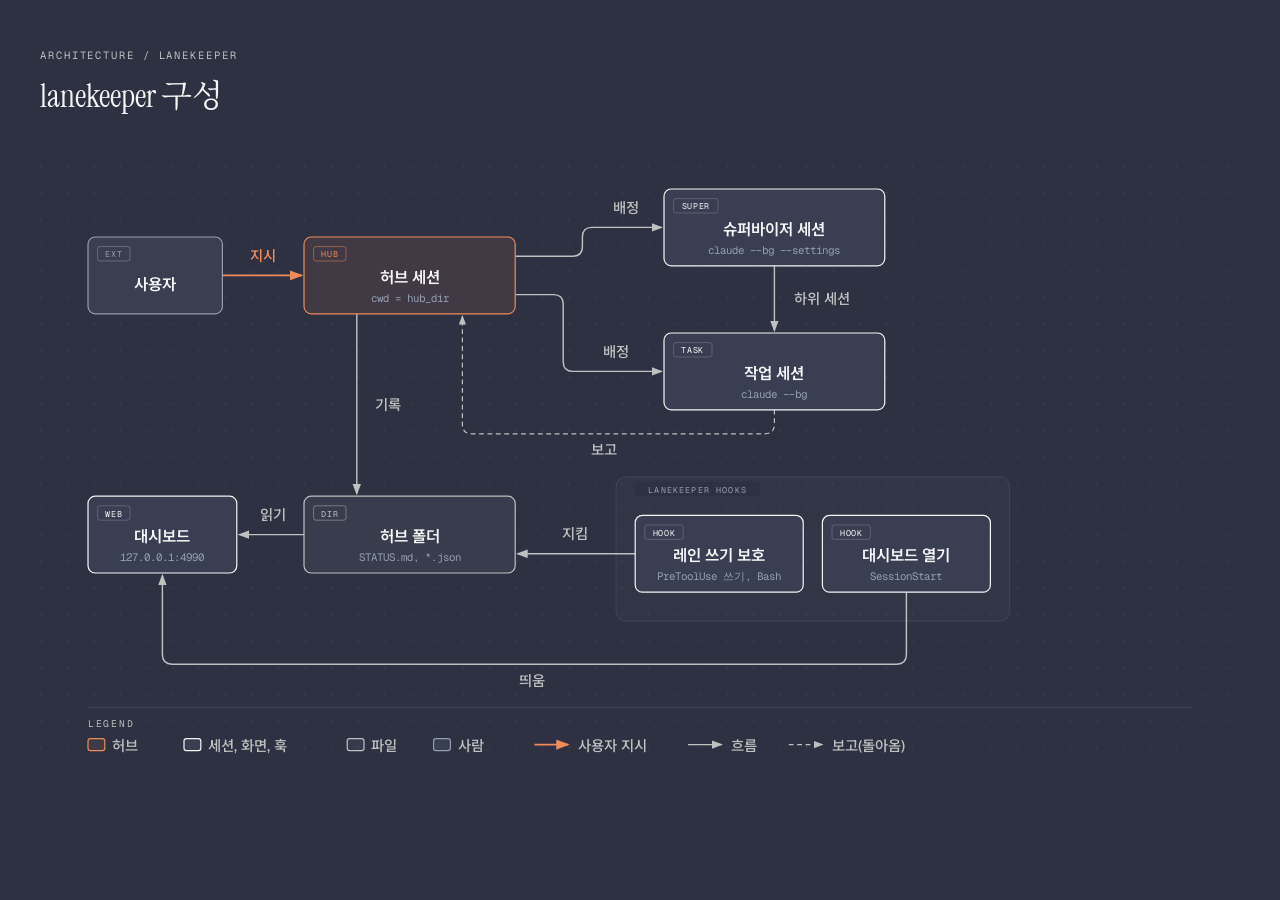
<file: docs/diagrams/architecture-dark.html>
<!DOCTYPE html>
<html lang="ko">
<head>
<meta charset="UTF-8">
<meta name="viewport" content="width=device-width, initial-scale=1.0">
<title>lanekeeper 구성</title>
<link href="https://fonts.googleapis.com/css2?family=Instrument+Serif:ital@0;1&family=Geist:wght@400;500;600&family=Geist+Mono:wght@400;500;600&family=Noto+Sans+KR:wght@500;600&family=Noto+Serif+KR&display=swap" rel="stylesheet">
<style>
*, *::before, *::after { box-sizing: border-box; margin: 0; padding: 0; }
body { background: #2d3142; color: #f5f5f5; font-family: 'Geist', 'Noto Sans KR', sans-serif; padding: 3rem 2rem; }
.frame { max-width: 1200px; margin: 0 auto; }
.eyebrow { font-family: 'Geist Mono', monospace; font-size: 0.66rem; letter-spacing: 0.18em; text-transform: uppercase; color: #bfc0c0; margin-bottom: 0.5rem; }
h1 { font-family: 'Instrument Serif', 'Noto Serif KR', serif; font-weight: 400; font-size: 2rem; margin-bottom: 1.5rem; }
.scroll { overflow-x: auto; }
svg { width: 100%; min-width: 1000px; display: block; }
</style>
</head>
<body>
<div class="frame">
<p class="eyebrow">Architecture / lanekeeper</p>
<h1>lanekeeper 구성</h1>
<div class="scroll">
<svg viewBox="0 24 1000 524" xmlns="http://www.w3.org/2000/svg" role="img" aria-labelledby="architecture-dark-title architecture-dark-desc">
<title id="architecture-dark-title">lanekeeper 구성</title>
<desc id="architecture-dark-desc">사용자가 허브 세션에 지시하면 허브가 슈퍼바이저와 작업 세션에 배정하고 보고를 받아 허브 폴더에 기록하며, 대시보드가 그 폴더를 읽고 플러그인 훅 두 개가 대시보드 기동과 허브 폴더와 레인 쓰기 보호를 맡는 구성.</desc>
<defs>
<pattern id="architecture-dark-dots" width="22" height="22" patternUnits="userSpaceOnUse"><circle cx="1" cy="1" r="0.9" fill="rgba(245,245,245,0.1)"/></pattern>
<marker id="architecture-dark-arrow" markerWidth="8" markerHeight="6" refX="7" refY="3" orient="auto"><polygon points="0 0, 8 3, 0 6" fill="#bfc0c0"/></marker>
<marker id="architecture-dark-arrow-accent" markerWidth="8" markerHeight="6" refX="7" refY="3" orient="auto"><polygon points="0 0, 8 3, 0 6" fill="#f08a59"/></marker>
</defs>
<rect y="24" width="1000" height="524" fill="#2d3142"/>
<rect y="24" width="1000" height="524" fill="url(#architecture-dark-dots)" opacity="0.55"/>
<rect x="480" y="304" width="328" height="120" rx="8" fill="rgba(245,245,245,0.02)" stroke="rgba(245,245,245,0.1)" stroke-width="0.8"/>
<rect x="496" y="308" width="104" height="12" rx="2" fill="#2d3142"/>
<text x="548" y="317" fill="#949eb2" font-size="7" font-family="'Geist Mono', ui-monospace, monospace" text-anchor="middle" letter-spacing="0.14em">LANEKEEPER HOOKS</text>
<path d="M 152,136 H 218" fill="none" stroke="#f08a59" stroke-width="1.4" marker-end="url(#architecture-dark-arrow-accent)"/>
<path d="M 396,120 H 444 Q 452,120 452,112 V 104 Q 452,96 460,96 H 518" fill="none" stroke="#bfc0c0" stroke-width="1.2" marker-end="url(#architecture-dark-arrow)"/>
<path d="M 396,152 H 428 Q 436,152 436,160 V 208 Q 436,216 444,216 H 518" fill="none" stroke="#bfc0c0" stroke-width="1.2" marker-end="url(#architecture-dark-arrow)"/>
<path d="M 612,128 V 182" fill="none" stroke="#bfc0c0" stroke-width="1.2" marker-end="url(#architecture-dark-arrow)"/>
<path d="M 612,248 V 260 Q 612,268 604,268 H 360 Q 352,268 352,260 V 170" fill="none" stroke="#bfc0c0" stroke-width="1" stroke-dasharray="4,3" marker-end="url(#architecture-dark-arrow)"/>
<path d="M 264,168 V 318" fill="none" stroke="#bfc0c0" stroke-width="1.2" marker-end="url(#architecture-dark-arrow)"/>
<path d="M 220,352 H 166" fill="none" stroke="#bfc0c0" stroke-width="1.2" marker-end="url(#architecture-dark-arrow)"/>
<path d="M 496,368 H 398" fill="none" stroke="#bfc0c0" stroke-width="1.2" marker-end="url(#architecture-dark-arrow)"/>
<path d="M 722,400 V 452 Q 722,460 714,460 H 110 Q 102,460 102,452 V 386" fill="none" stroke="#bfc0c0" stroke-width="1.2" marker-end="url(#architecture-dark-arrow)"/>
<rect x="168" y="112" width="36" height="16" rx="2" fill="#2d3142"/>
<text x="186" y="124" fill="#f08a59" font-size="12" font-weight="500" font-family="'Geist', 'Noto Sans KR', 'Apple SD Gothic Neo', 'Malgun Gothic', sans-serif" text-anchor="middle">지시</text>
<rect x="470" y="72" width="36" height="16" rx="2" fill="#2d3142"/>
<text x="488" y="84" fill="#bfc0c0" font-size="12" font-weight="500" font-family="'Geist', 'Noto Sans KR', 'Apple SD Gothic Neo', 'Malgun Gothic', sans-serif" text-anchor="middle">배정</text>
<rect x="462" y="192" width="36" height="16" rx="2" fill="#2d3142"/>
<text x="480" y="204" fill="#bfc0c0" font-size="12" font-weight="500" font-family="'Geist', 'Noto Sans KR', 'Apple SD Gothic Neo', 'Malgun Gothic', sans-serif" text-anchor="middle">배정</text>
<rect x="620" y="148" width="64" height="16" rx="2" fill="#2d3142"/>
<text x="652" y="160" fill="#bfc0c0" font-size="12" font-weight="500" font-family="'Geist', 'Noto Sans KR', 'Apple SD Gothic Neo', 'Malgun Gothic', sans-serif" text-anchor="middle">하위 세션</text>
<rect x="452" y="274" width="36" height="16" rx="2" fill="#2d3142"/>
<text x="470" y="286" fill="#bfc0c0" font-size="12" font-weight="500" font-family="'Geist', 'Noto Sans KR', 'Apple SD Gothic Neo', 'Malgun Gothic', sans-serif" text-anchor="middle">보고</text>
<rect x="272" y="236" width="36" height="16" rx="2" fill="#2d3142"/>
<text x="290" y="248" fill="#bfc0c0" font-size="12" font-weight="500" font-family="'Geist', 'Noto Sans KR', 'Apple SD Gothic Neo', 'Malgun Gothic', sans-serif" text-anchor="middle">기록</text>
<rect x="176" y="328" width="36" height="16" rx="2" fill="#2d3142"/>
<text x="194" y="340" fill="#bfc0c0" font-size="12" font-weight="500" font-family="'Geist', 'Noto Sans KR', 'Apple SD Gothic Neo', 'Malgun Gothic', sans-serif" text-anchor="middle">읽기</text>
<rect x="428" y="344" width="36" height="16" rx="2" fill="#2d3142"/>
<text x="446" y="356" fill="#bfc0c0" font-size="12" font-weight="500" font-family="'Geist', 'Noto Sans KR', 'Apple SD Gothic Neo', 'Malgun Gothic', sans-serif" text-anchor="middle">지킴</text>
<rect x="392" y="466" width="36" height="16" rx="2" fill="#2d3142"/>
<text x="410" y="478" fill="#bfc0c0" font-size="12" font-weight="500" font-family="'Geist', 'Noto Sans KR', 'Apple SD Gothic Neo', 'Malgun Gothic', sans-serif" text-anchor="middle">띄움</text>
<rect x="886" y="268" width="68" height="16" rx="2" fill="#2d3142"/>
<rect x="40" y="104" width="112" height="64" rx="6" fill="#2d3142"/>
<rect x="40" y="104" width="112" height="64" rx="6" fill="rgba(148,158,178,0.12)" stroke="#949eb2" stroke-width="1"/>
<rect x="48" y="112" width="27" height="12" rx="2" fill="transparent" stroke="#949eb2" stroke-opacity="0.5" stroke-width="0.8"/>
<text x="61.5" y="121" fill="#949eb2" font-size="7" font-family="'Geist Mono', ui-monospace, monospace" text-anchor="middle" letter-spacing="0.08em">EXT</text>
<text x="96" y="148" fill="#f5f5f5" font-size="13" font-weight="600" font-family="'Geist', 'Noto Sans KR', 'Apple SD Gothic Neo', 'Malgun Gothic', sans-serif" text-anchor="middle">사용자</text>
<rect x="220" y="104" width="176" height="64" rx="6" fill="#2d3142"/>
<rect x="220" y="104" width="176" height="64" rx="6" fill="rgba(240,138,89,0.10)" stroke="#f08a59" stroke-width="1"/>
<rect x="228" y="112" width="27" height="12" rx="2" fill="transparent" stroke="#f08a59" stroke-opacity="0.5" stroke-width="0.8"/>
<text x="241.5" y="121" fill="#f08a59" font-size="7" font-family="'Geist Mono', ui-monospace, monospace" text-anchor="middle" letter-spacing="0.08em">HUB</text>
<text x="308" y="142" fill="#f5f5f5" font-size="13" font-weight="600" font-family="'Geist', 'Noto Sans KR', 'Apple SD Gothic Neo', 'Malgun Gothic', sans-serif" text-anchor="middle">허브 세션</text>
<text x="308" y="158" fill="#949eb2" font-size="9" font-family="'Geist Mono', ui-monospace, monospace" text-anchor="middle">cwd = hub_dir</text>
<rect x="520" y="64" width="184" height="64" rx="6" fill="#2d3142"/>
<rect x="520" y="64" width="184" height="64" rx="6" fill="#393e53" stroke="#f5f5f5" stroke-width="1"/>
<rect x="528" y="72" width="37" height="12" rx="2" fill="transparent" stroke="rgba(245,245,245,0.4)" stroke-opacity="0.5" stroke-width="0.8"/>
<text x="546.5" y="81" fill="#f5f5f5" font-size="7" font-family="'Geist Mono', ui-monospace, monospace" text-anchor="middle" letter-spacing="0.08em">SUPER</text>
<text x="612" y="102" fill="#f5f5f5" font-size="13" font-weight="600" font-family="'Geist', 'Noto Sans KR', 'Apple SD Gothic Neo', 'Malgun Gothic', sans-serif" text-anchor="middle">슈퍼바이저 세션</text>
<text x="612" y="118" fill="#949eb2" font-size="9" font-family="'Geist Mono', ui-monospace, monospace" text-anchor="middle">claude --bg --settings</text>
<rect x="520" y="184" width="184" height="64" rx="6" fill="#2d3142"/>
<rect x="520" y="184" width="184" height="64" rx="6" fill="#393e53" stroke="#f5f5f5" stroke-width="1"/>
<rect x="528" y="192" width="32" height="12" rx="2" fill="transparent" stroke="rgba(245,245,245,0.4)" stroke-opacity="0.5" stroke-width="0.8"/>
<text x="544" y="201" fill="#f5f5f5" font-size="7" font-family="'Geist Mono', ui-monospace, monospace" text-anchor="middle" letter-spacing="0.08em">TASK</text>
<text x="612" y="222" fill="#f5f5f5" font-size="13" font-weight="600" font-family="'Geist', 'Noto Sans KR', 'Apple SD Gothic Neo', 'Malgun Gothic', sans-serif" text-anchor="middle">작업 세션</text>
<text x="612" y="238" fill="#949eb2" font-size="9" font-family="'Geist Mono', ui-monospace, monospace" text-anchor="middle">claude --bg</text>
<rect x="220" y="320" width="176" height="64" rx="6" fill="#2d3142"/>
<rect x="220" y="320" width="176" height="64" rx="6" fill="rgba(245,245,245,0.05)" stroke="#bfc0c0" stroke-width="1"/>
<rect x="228" y="328" width="27" height="12" rx="2" fill="transparent" stroke="#bfc0c0" stroke-opacity="0.5" stroke-width="0.8"/>
<text x="241.5" y="337" fill="#bfc0c0" font-size="7" font-family="'Geist Mono', ui-monospace, monospace" text-anchor="middle" letter-spacing="0.08em">DIR</text>
<text x="308" y="358" fill="#f5f5f5" font-size="13" font-weight="600" font-family="'Geist', 'Noto Sans KR', 'Apple SD Gothic Neo', 'Malgun Gothic', sans-serif" text-anchor="middle">허브 폴더</text>
<text x="308" y="374" fill="#949eb2" font-size="9" font-family="'Geist Mono', ui-monospace, monospace" text-anchor="middle">STATUS.md, *.json</text>
<rect x="40" y="320" width="124" height="64" rx="6" fill="#2d3142"/>
<rect x="40" y="320" width="124" height="64" rx="6" fill="#393e53" stroke="#f5f5f5" stroke-width="1"/>
<rect x="48" y="328" width="27" height="12" rx="2" fill="transparent" stroke="rgba(245,245,245,0.4)" stroke-opacity="0.5" stroke-width="0.8"/>
<text x="61.5" y="337" fill="#f5f5f5" font-size="7" font-family="'Geist Mono', ui-monospace, monospace" text-anchor="middle" letter-spacing="0.08em">WEB</text>
<text x="102" y="358" fill="#f5f5f5" font-size="13" font-weight="600" font-family="'Geist', 'Noto Sans KR', 'Apple SD Gothic Neo', 'Malgun Gothic', sans-serif" text-anchor="middle">대시보드</text>
<text x="102" y="374" fill="#949eb2" font-size="9" font-family="'Geist Mono', ui-monospace, monospace" text-anchor="middle">127.0.0.1:4990</text>
<rect x="496" y="336" width="140" height="64" rx="6" fill="#2d3142"/>
<rect x="496" y="336" width="140" height="64" rx="6" fill="#393e53" stroke="#f5f5f5" stroke-width="1"/>
<rect x="504" y="344" width="32" height="12" rx="2" fill="transparent" stroke="rgba(245,245,245,0.4)" stroke-opacity="0.5" stroke-width="0.8"/>
<text x="520" y="353" fill="#f5f5f5" font-size="7" font-family="'Geist Mono', ui-monospace, monospace" text-anchor="middle" letter-spacing="0.08em">HOOK</text>
<text x="566" y="374" fill="#f5f5f5" font-size="13" font-weight="600" font-family="'Geist', 'Noto Sans KR', 'Apple SD Gothic Neo', 'Malgun Gothic', sans-serif" text-anchor="middle">레인 쓰기 보호</text>
<text x="566" y="390" fill="#949eb2" font-size="9" font-family="'Geist Mono', ui-monospace, monospace" text-anchor="middle">PreToolUse 쓰기, Bash</text>
<rect x="652" y="336" width="140" height="64" rx="6" fill="#2d3142"/>
<rect x="652" y="336" width="140" height="64" rx="6" fill="#393e53" stroke="#f5f5f5" stroke-width="1"/>
<rect x="660" y="344" width="32" height="12" rx="2" fill="transparent" stroke="rgba(245,245,245,0.4)" stroke-opacity="0.5" stroke-width="0.8"/>
<text x="676" y="353" fill="#f5f5f5" font-size="7" font-family="'Geist Mono', ui-monospace, monospace" text-anchor="middle" letter-spacing="0.08em">HOOK</text>
<text x="722" y="374" fill="#f5f5f5" font-size="13" font-weight="600" font-family="'Geist', 'Noto Sans KR', 'Apple SD Gothic Neo', 'Malgun Gothic', sans-serif" text-anchor="middle">대시보드 열기</text>
<text x="722" y="390" fill="#949eb2" font-size="9" font-family="'Geist Mono', ui-monospace, monospace" text-anchor="middle">SessionStart</text>
<line x1="40" y1="496" x2="960" y2="496" stroke="rgba(245,245,245,0.1)" stroke-width="0.8"/>
<text x="40" y="512" fill="#bfc0c0" font-size="8" font-family="'Geist Mono', ui-monospace, monospace" letter-spacing="0.18em">LEGEND</text>
<rect x="40" y="522" width="14" height="10" rx="2" fill="rgba(240,138,89,0.10)" stroke="#f08a59" stroke-width="1"/>
<text x="60" y="532" fill="#bfc0c0" font-size="12" font-weight="500" font-family="'Geist', 'Noto Sans KR', 'Apple SD Gothic Neo', 'Malgun Gothic', sans-serif">허브</text>
<rect x="120" y="522" width="14" height="10" rx="2" fill="#393e53" stroke="#f5f5f5" stroke-width="1"/>
<text x="140" y="532" fill="#bfc0c0" font-size="12" font-weight="500" font-family="'Geist', 'Noto Sans KR', 'Apple SD Gothic Neo', 'Malgun Gothic', sans-serif">세션, 화면, 훅</text>
<rect x="256" y="522" width="14" height="10" rx="2" fill="rgba(245,245,245,0.05)" stroke="#bfc0c0" stroke-width="1"/>
<text x="276" y="532" fill="#bfc0c0" font-size="12" font-weight="500" font-family="'Geist', 'Noto Sans KR', 'Apple SD Gothic Neo', 'Malgun Gothic', sans-serif">파일</text>
<rect x="328" y="522" width="14" height="10" rx="2" fill="rgba(148,158,178,0.12)" stroke="#949eb2" stroke-width="1"/>
<text x="348" y="532" fill="#bfc0c0" font-size="12" font-weight="500" font-family="'Geist', 'Noto Sans KR', 'Apple SD Gothic Neo', 'Malgun Gothic', sans-serif">사람</text>
<line x1="412" y1="527" x2="440" y2="527" stroke="#f08a59" stroke-width="1.4" marker-end="url(#architecture-dark-arrow-accent)"/>
<text x="448" y="532" fill="#bfc0c0" font-size="12" font-weight="500" font-family="'Geist', 'Noto Sans KR', 'Apple SD Gothic Neo', 'Malgun Gothic', sans-serif">사용자 지시</text>
<line x1="540" y1="527" x2="568" y2="527" stroke="#bfc0c0" stroke-width="1.2" marker-end="url(#architecture-dark-arrow)"/>
<text x="576" y="532" fill="#bfc0c0" font-size="12" font-weight="500" font-family="'Geist', 'Noto Sans KR', 'Apple SD Gothic Neo', 'Malgun Gothic', sans-serif">흐름</text>
<line x1="624" y1="527" x2="652" y2="527" stroke="#bfc0c0" stroke-width="1" stroke-dasharray="4,3" marker-end="url(#architecture-dark-arrow)"/>
<text x="660" y="532" fill="#bfc0c0" font-size="12" font-weight="500" font-family="'Geist', 'Noto Sans KR', 'Apple SD Gothic Neo', 'Malgun Gothic', sans-serif">보고(돌아옴)</text>
</svg>
</div>
</div>
</body>
</html>
</file>
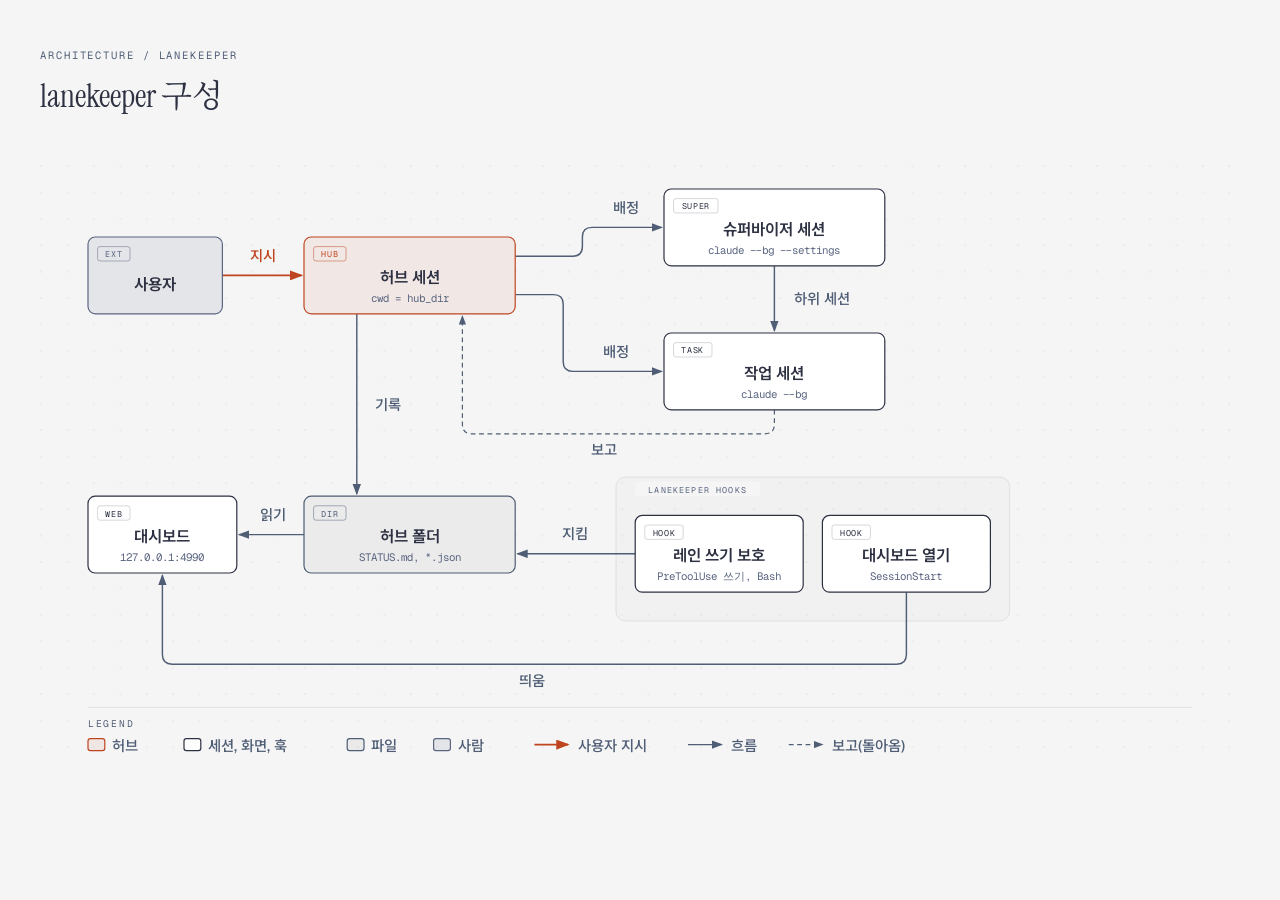
<file: docs/diagrams/architecture.html>
<!DOCTYPE html>
<html lang="ko">
<head>
<meta charset="UTF-8">
<meta name="viewport" content="width=device-width, initial-scale=1.0">
<title>lanekeeper 구성</title>
<link href="https://fonts.googleapis.com/css2?family=Instrument+Serif:ital@0;1&family=Geist:wght@400;500;600&family=Geist+Mono:wght@400;500;600&family=Noto+Sans+KR:wght@500;600&family=Noto+Serif+KR&display=swap" rel="stylesheet">
<style>
*, *::before, *::after { box-sizing: border-box; margin: 0; padding: 0; }
body { background: #f5f5f5; color: #2d3142; font-family: 'Geist', 'Noto Sans KR', sans-serif; padding: 3rem 2rem; }
.frame { max-width: 1200px; margin: 0 auto; }
.eyebrow { font-family: 'Geist Mono', monospace; font-size: 0.66rem; letter-spacing: 0.18em; text-transform: uppercase; color: #4f5d75; margin-bottom: 0.5rem; }
h1 { font-family: 'Instrument Serif', 'Noto Serif KR', serif; font-weight: 400; font-size: 2rem; margin-bottom: 1.5rem; }
.scroll { overflow-x: auto; }
svg { width: 100%; min-width: 1000px; display: block; }
</style>
</head>
<body>
<div class="frame">
<p class="eyebrow">Architecture / lanekeeper</p>
<h1>lanekeeper 구성</h1>
<div class="scroll">
<svg viewBox="0 24 1000 524" xmlns="http://www.w3.org/2000/svg" role="img" aria-labelledby="architecture-title architecture-desc">
<title id="architecture-title">lanekeeper 구성</title>
<desc id="architecture-desc">사용자가 허브 세션에 지시하면 허브가 슈퍼바이저와 작업 세션에 배정하고 보고를 받아 허브 폴더에 기록하며, 대시보드가 그 폴더를 읽고 플러그인 훅 두 개가 대시보드 기동과 허브 폴더와 레인 쓰기 보호를 맡는 구성.</desc>
<defs>
<pattern id="architecture-dots" width="22" height="22" patternUnits="userSpaceOnUse"><circle cx="1" cy="1" r="0.9" fill="rgba(45,49,66,0.1)"/></pattern>
<marker id="architecture-arrow" markerWidth="8" markerHeight="6" refX="7" refY="3" orient="auto"><polygon points="0 0, 8 3, 0 6" fill="#4f5d75"/></marker>
<marker id="architecture-arrow-accent" markerWidth="8" markerHeight="6" refX="7" refY="3" orient="auto"><polygon points="0 0, 8 3, 0 6" fill="#bf4520"/></marker>
</defs>
<rect y="24" width="1000" height="524" fill="#f5f5f5"/>
<rect y="24" width="1000" height="524" fill="url(#architecture-dots)" opacity="0.55"/>
<rect x="480" y="304" width="328" height="120" rx="8" fill="rgba(45,49,66,0.02)" stroke="rgba(45,49,66,0.1)" stroke-width="0.8"/>
<rect x="496" y="308" width="104" height="12" rx="2" fill="#f5f5f5"/>
<text x="548" y="317" fill="#5a6580" font-size="7" font-family="'Geist Mono', ui-monospace, monospace" text-anchor="middle" letter-spacing="0.14em">LANEKEEPER HOOKS</text>
<path d="M 152,136 H 218" fill="none" stroke="#bf4520" stroke-width="1.4" marker-end="url(#architecture-arrow-accent)"/>
<path d="M 396,120 H 444 Q 452,120 452,112 V 104 Q 452,96 460,96 H 518" fill="none" stroke="#4f5d75" stroke-width="1.2" marker-end="url(#architecture-arrow)"/>
<path d="M 396,152 H 428 Q 436,152 436,160 V 208 Q 436,216 444,216 H 518" fill="none" stroke="#4f5d75" stroke-width="1.2" marker-end="url(#architecture-arrow)"/>
<path d="M 612,128 V 182" fill="none" stroke="#4f5d75" stroke-width="1.2" marker-end="url(#architecture-arrow)"/>
<path d="M 612,248 V 260 Q 612,268 604,268 H 360 Q 352,268 352,260 V 170" fill="none" stroke="#4f5d75" stroke-width="1" stroke-dasharray="4,3" marker-end="url(#architecture-arrow)"/>
<path d="M 264,168 V 318" fill="none" stroke="#4f5d75" stroke-width="1.2" marker-end="url(#architecture-arrow)"/>
<path d="M 220,352 H 166" fill="none" stroke="#4f5d75" stroke-width="1.2" marker-end="url(#architecture-arrow)"/>
<path d="M 496,368 H 398" fill="none" stroke="#4f5d75" stroke-width="1.2" marker-end="url(#architecture-arrow)"/>
<path d="M 722,400 V 452 Q 722,460 714,460 H 110 Q 102,460 102,452 V 386" fill="none" stroke="#4f5d75" stroke-width="1.2" marker-end="url(#architecture-arrow)"/>
<rect x="168" y="112" width="36" height="16" rx="2" fill="#f5f5f5"/>
<text x="186" y="124" fill="#bf4520" font-size="12" font-weight="500" font-family="'Geist', 'Noto Sans KR', 'Apple SD Gothic Neo', 'Malgun Gothic', sans-serif" text-anchor="middle">지시</text>
<rect x="470" y="72" width="36" height="16" rx="2" fill="#f5f5f5"/>
<text x="488" y="84" fill="#4f5d75" font-size="12" font-weight="500" font-family="'Geist', 'Noto Sans KR', 'Apple SD Gothic Neo', 'Malgun Gothic', sans-serif" text-anchor="middle">배정</text>
<rect x="462" y="192" width="36" height="16" rx="2" fill="#f5f5f5"/>
<text x="480" y="204" fill="#4f5d75" font-size="12" font-weight="500" font-family="'Geist', 'Noto Sans KR', 'Apple SD Gothic Neo', 'Malgun Gothic', sans-serif" text-anchor="middle">배정</text>
<rect x="620" y="148" width="64" height="16" rx="2" fill="#f5f5f5"/>
<text x="652" y="160" fill="#4f5d75" font-size="12" font-weight="500" font-family="'Geist', 'Noto Sans KR', 'Apple SD Gothic Neo', 'Malgun Gothic', sans-serif" text-anchor="middle">하위 세션</text>
<rect x="452" y="274" width="36" height="16" rx="2" fill="#f5f5f5"/>
<text x="470" y="286" fill="#4f5d75" font-size="12" font-weight="500" font-family="'Geist', 'Noto Sans KR', 'Apple SD Gothic Neo', 'Malgun Gothic', sans-serif" text-anchor="middle">보고</text>
<rect x="272" y="236" width="36" height="16" rx="2" fill="#f5f5f5"/>
<text x="290" y="248" fill="#4f5d75" font-size="12" font-weight="500" font-family="'Geist', 'Noto Sans KR', 'Apple SD Gothic Neo', 'Malgun Gothic', sans-serif" text-anchor="middle">기록</text>
<rect x="176" y="328" width="36" height="16" rx="2" fill="#f5f5f5"/>
<text x="194" y="340" fill="#4f5d75" font-size="12" font-weight="500" font-family="'Geist', 'Noto Sans KR', 'Apple SD Gothic Neo', 'Malgun Gothic', sans-serif" text-anchor="middle">읽기</text>
<rect x="428" y="344" width="36" height="16" rx="2" fill="#f5f5f5"/>
<text x="446" y="356" fill="#4f5d75" font-size="12" font-weight="500" font-family="'Geist', 'Noto Sans KR', 'Apple SD Gothic Neo', 'Malgun Gothic', sans-serif" text-anchor="middle">지킴</text>
<rect x="392" y="466" width="36" height="16" rx="2" fill="#f5f5f5"/>
<text x="410" y="478" fill="#4f5d75" font-size="12" font-weight="500" font-family="'Geist', 'Noto Sans KR', 'Apple SD Gothic Neo', 'Malgun Gothic', sans-serif" text-anchor="middle">띄움</text>
<rect x="886" y="268" width="68" height="16" rx="2" fill="#f5f5f5"/>
<rect x="40" y="104" width="112" height="64" rx="6" fill="#f5f5f5"/>
<rect x="40" y="104" width="112" height="64" rx="6" fill="rgba(79,93,117,0.10)" stroke="#5a6580" stroke-width="1"/>
<rect x="48" y="112" width="27" height="12" rx="2" fill="transparent" stroke="#5a6580" stroke-opacity="0.5" stroke-width="0.8"/>
<text x="61.5" y="121" fill="#5a6580" font-size="7" font-family="'Geist Mono', ui-monospace, monospace" text-anchor="middle" letter-spacing="0.08em">EXT</text>
<text x="96" y="148" fill="#2d3142" font-size="13" font-weight="600" font-family="'Geist', 'Noto Sans KR', 'Apple SD Gothic Neo', 'Malgun Gothic', sans-serif" text-anchor="middle">사용자</text>
<rect x="220" y="104" width="176" height="64" rx="6" fill="#f5f5f5"/>
<rect x="220" y="104" width="176" height="64" rx="6" fill="rgba(191,69,32,0.08)" stroke="#bf4520" stroke-width="1"/>
<rect x="228" y="112" width="27" height="12" rx="2" fill="transparent" stroke="#bf4520" stroke-opacity="0.5" stroke-width="0.8"/>
<text x="241.5" y="121" fill="#bf4520" font-size="7" font-family="'Geist Mono', ui-monospace, monospace" text-anchor="middle" letter-spacing="0.08em">HUB</text>
<text x="308" y="142" fill="#2d3142" font-size="13" font-weight="600" font-family="'Geist', 'Noto Sans KR', 'Apple SD Gothic Neo', 'Malgun Gothic', sans-serif" text-anchor="middle">허브 세션</text>
<text x="308" y="158" fill="#5a6580" font-size="9" font-family="'Geist Mono', ui-monospace, monospace" text-anchor="middle">cwd = hub_dir</text>
<rect x="520" y="64" width="184" height="64" rx="6" fill="#f5f5f5"/>
<rect x="520" y="64" width="184" height="64" rx="6" fill="#ffffff" stroke="#2d3142" stroke-width="1"/>
<rect x="528" y="72" width="37" height="12" rx="2" fill="transparent" stroke="rgba(45,49,66,0.4)" stroke-opacity="0.5" stroke-width="0.8"/>
<text x="546.5" y="81" fill="#2d3142" font-size="7" font-family="'Geist Mono', ui-monospace, monospace" text-anchor="middle" letter-spacing="0.08em">SUPER</text>
<text x="612" y="102" fill="#2d3142" font-size="13" font-weight="600" font-family="'Geist', 'Noto Sans KR', 'Apple SD Gothic Neo', 'Malgun Gothic', sans-serif" text-anchor="middle">슈퍼바이저 세션</text>
<text x="612" y="118" fill="#5a6580" font-size="9" font-family="'Geist Mono', ui-monospace, monospace" text-anchor="middle">claude --bg --settings</text>
<rect x="520" y="184" width="184" height="64" rx="6" fill="#f5f5f5"/>
<rect x="520" y="184" width="184" height="64" rx="6" fill="#ffffff" stroke="#2d3142" stroke-width="1"/>
<rect x="528" y="192" width="32" height="12" rx="2" fill="transparent" stroke="rgba(45,49,66,0.4)" stroke-opacity="0.5" stroke-width="0.8"/>
<text x="544" y="201" fill="#2d3142" font-size="7" font-family="'Geist Mono', ui-monospace, monospace" text-anchor="middle" letter-spacing="0.08em">TASK</text>
<text x="612" y="222" fill="#2d3142" font-size="13" font-weight="600" font-family="'Geist', 'Noto Sans KR', 'Apple SD Gothic Neo', 'Malgun Gothic', sans-serif" text-anchor="middle">작업 세션</text>
<text x="612" y="238" fill="#5a6580" font-size="9" font-family="'Geist Mono', ui-monospace, monospace" text-anchor="middle">claude --bg</text>
<rect x="220" y="320" width="176" height="64" rx="6" fill="#f5f5f5"/>
<rect x="220" y="320" width="176" height="64" rx="6" fill="rgba(45,49,66,0.05)" stroke="#4f5d75" stroke-width="1"/>
<rect x="228" y="328" width="27" height="12" rx="2" fill="transparent" stroke="#4f5d75" stroke-opacity="0.5" stroke-width="0.8"/>
<text x="241.5" y="337" fill="#4f5d75" font-size="7" font-family="'Geist Mono', ui-monospace, monospace" text-anchor="middle" letter-spacing="0.08em">DIR</text>
<text x="308" y="358" fill="#2d3142" font-size="13" font-weight="600" font-family="'Geist', 'Noto Sans KR', 'Apple SD Gothic Neo', 'Malgun Gothic', sans-serif" text-anchor="middle">허브 폴더</text>
<text x="308" y="374" fill="#5a6580" font-size="9" font-family="'Geist Mono', ui-monospace, monospace" text-anchor="middle">STATUS.md, *.json</text>
<rect x="40" y="320" width="124" height="64" rx="6" fill="#f5f5f5"/>
<rect x="40" y="320" width="124" height="64" rx="6" fill="#ffffff" stroke="#2d3142" stroke-width="1"/>
<rect x="48" y="328" width="27" height="12" rx="2" fill="transparent" stroke="rgba(45,49,66,0.4)" stroke-opacity="0.5" stroke-width="0.8"/>
<text x="61.5" y="337" fill="#2d3142" font-size="7" font-family="'Geist Mono', ui-monospace, monospace" text-anchor="middle" letter-spacing="0.08em">WEB</text>
<text x="102" y="358" fill="#2d3142" font-size="13" font-weight="600" font-family="'Geist', 'Noto Sans KR', 'Apple SD Gothic Neo', 'Malgun Gothic', sans-serif" text-anchor="middle">대시보드</text>
<text x="102" y="374" fill="#5a6580" font-size="9" font-family="'Geist Mono', ui-monospace, monospace" text-anchor="middle">127.0.0.1:4990</text>
<rect x="496" y="336" width="140" height="64" rx="6" fill="#f5f5f5"/>
<rect x="496" y="336" width="140" height="64" rx="6" fill="#ffffff" stroke="#2d3142" stroke-width="1"/>
<rect x="504" y="344" width="32" height="12" rx="2" fill="transparent" stroke="rgba(45,49,66,0.4)" stroke-opacity="0.5" stroke-width="0.8"/>
<text x="520" y="353" fill="#2d3142" font-size="7" font-family="'Geist Mono', ui-monospace, monospace" text-anchor="middle" letter-spacing="0.08em">HOOK</text>
<text x="566" y="374" fill="#2d3142" font-size="13" font-weight="600" font-family="'Geist', 'Noto Sans KR', 'Apple SD Gothic Neo', 'Malgun Gothic', sans-serif" text-anchor="middle">레인 쓰기 보호</text>
<text x="566" y="390" fill="#5a6580" font-size="9" font-family="'Geist Mono', ui-monospace, monospace" text-anchor="middle">PreToolUse 쓰기, Bash</text>
<rect x="652" y="336" width="140" height="64" rx="6" fill="#f5f5f5"/>
<rect x="652" y="336" width="140" height="64" rx="6" fill="#ffffff" stroke="#2d3142" stroke-width="1"/>
<rect x="660" y="344" width="32" height="12" rx="2" fill="transparent" stroke="rgba(45,49,66,0.4)" stroke-opacity="0.5" stroke-width="0.8"/>
<text x="676" y="353" fill="#2d3142" font-size="7" font-family="'Geist Mono', ui-monospace, monospace" text-anchor="middle" letter-spacing="0.08em">HOOK</text>
<text x="722" y="374" fill="#2d3142" font-size="13" font-weight="600" font-family="'Geist', 'Noto Sans KR', 'Apple SD Gothic Neo', 'Malgun Gothic', sans-serif" text-anchor="middle">대시보드 열기</text>
<text x="722" y="390" fill="#5a6580" font-size="9" font-family="'Geist Mono', ui-monospace, monospace" text-anchor="middle">SessionStart</text>
<line x1="40" y1="496" x2="960" y2="496" stroke="rgba(45,49,66,0.1)" stroke-width="0.8"/>
<text x="40" y="512" fill="#4f5d75" font-size="8" font-family="'Geist Mono', ui-monospace, monospace" letter-spacing="0.18em">LEGEND</text>
<rect x="40" y="522" width="14" height="10" rx="2" fill="rgba(191,69,32,0.08)" stroke="#bf4520" stroke-width="1"/>
<text x="60" y="532" fill="#4f5d75" font-size="12" font-weight="500" font-family="'Geist', 'Noto Sans KR', 'Apple SD Gothic Neo', 'Malgun Gothic', sans-serif">허브</text>
<rect x="120" y="522" width="14" height="10" rx="2" fill="#ffffff" stroke="#2d3142" stroke-width="1"/>
<text x="140" y="532" fill="#4f5d75" font-size="12" font-weight="500" font-family="'Geist', 'Noto Sans KR', 'Apple SD Gothic Neo', 'Malgun Gothic', sans-serif">세션, 화면, 훅</text>
<rect x="256" y="522" width="14" height="10" rx="2" fill="rgba(45,49,66,0.05)" stroke="#4f5d75" stroke-width="1"/>
<text x="276" y="532" fill="#4f5d75" font-size="12" font-weight="500" font-family="'Geist', 'Noto Sans KR', 'Apple SD Gothic Neo', 'Malgun Gothic', sans-serif">파일</text>
<rect x="328" y="522" width="14" height="10" rx="2" fill="rgba(79,93,117,0.10)" stroke="#5a6580" stroke-width="1"/>
<text x="348" y="532" fill="#4f5d75" font-size="12" font-weight="500" font-family="'Geist', 'Noto Sans KR', 'Apple SD Gothic Neo', 'Malgun Gothic', sans-serif">사람</text>
<line x1="412" y1="527" x2="440" y2="527" stroke="#bf4520" stroke-width="1.4" marker-end="url(#architecture-arrow-accent)"/>
<text x="448" y="532" fill="#4f5d75" font-size="12" font-weight="500" font-family="'Geist', 'Noto Sans KR', 'Apple SD Gothic Neo', 'Malgun Gothic', sans-serif">사용자 지시</text>
<line x1="540" y1="527" x2="568" y2="527" stroke="#4f5d75" stroke-width="1.2" marker-end="url(#architecture-arrow)"/>
<text x="576" y="532" fill="#4f5d75" font-size="12" font-weight="500" font-family="'Geist', 'Noto Sans KR', 'Apple SD Gothic Neo', 'Malgun Gothic', sans-serif">흐름</text>
<line x1="624" y1="527" x2="652" y2="527" stroke="#4f5d75" stroke-width="1" stroke-dasharray="4,3" marker-end="url(#architecture-arrow)"/>
<text x="660" y="532" fill="#4f5d75" font-size="12" font-weight="500" font-family="'Geist', 'Noto Sans KR', 'Apple SD Gothic Neo', 'Malgun Gothic', sans-serif">보고(돌아옴)</text>
</svg>
</div>
</div>
</body>
</html>
</file>
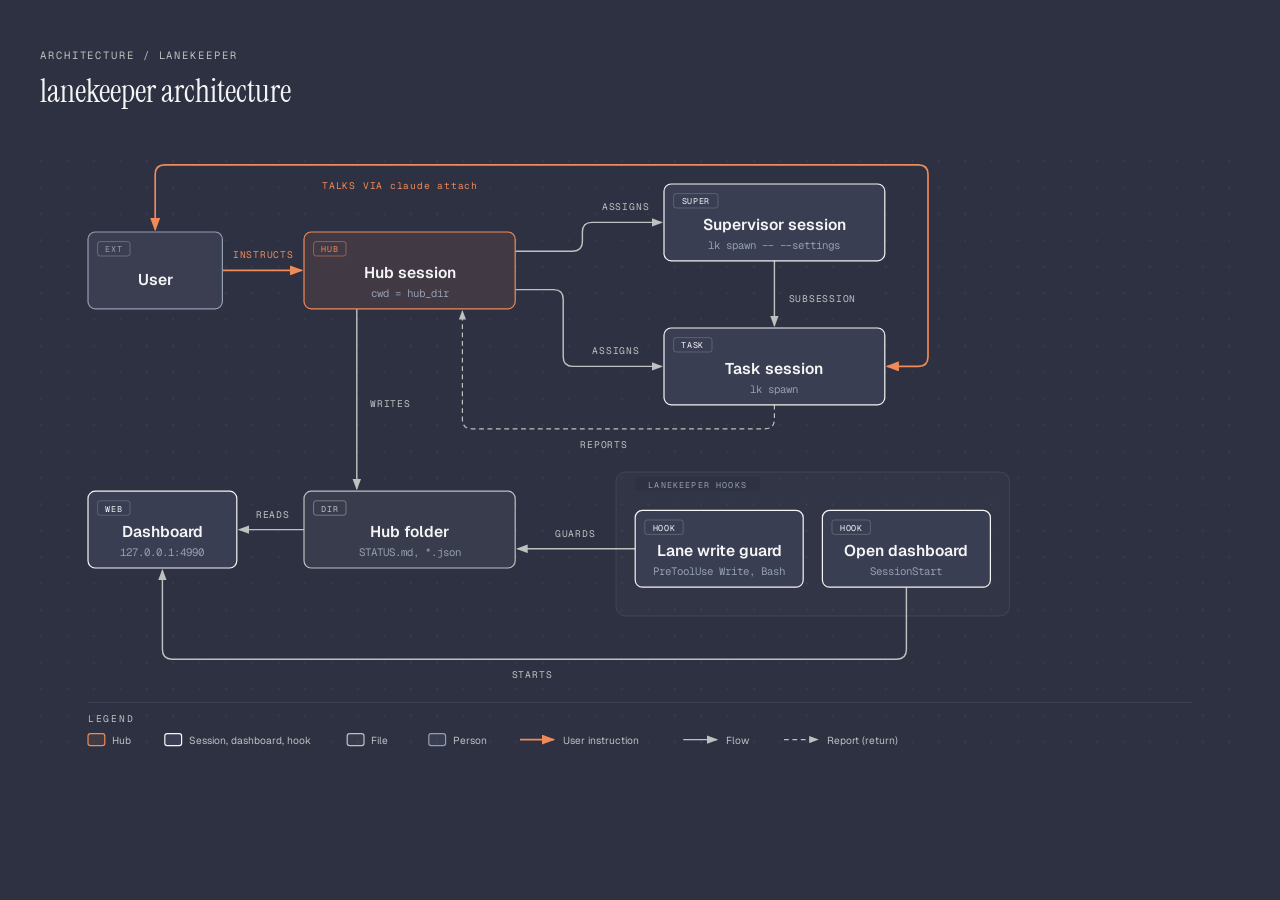
<file: docs/diagrams/en/architecture-dark.html>
<!DOCTYPE html>
<html lang="en">
<head>
<meta charset="UTF-8">
<meta name="viewport" content="width=device-width, initial-scale=1.0">
<title>lanekeeper architecture</title>
<link href="https://fonts.googleapis.com/css2?family=Instrument+Serif:ital@0;1&family=Geist:wght@400;500;600&family=Geist+Mono:wght@400;500;600&display=swap" rel="stylesheet">
<style>
*, *::before, *::after { box-sizing: border-box; margin: 0; padding: 0; }
body { background: #2d3142; color: #f5f5f5; font-family: 'Geist', sans-serif; padding: 3rem 2rem; }
.frame { max-width: 1200px; margin: 0 auto; }
.eyebrow { font-family: 'Geist Mono', monospace; font-size: 0.66rem; letter-spacing: 0.18em; text-transform: uppercase; color: #bfc0c0; margin-bottom: 0.5rem; }
h1 { font-family: 'Instrument Serif', serif; font-weight: 400; font-size: 2rem; margin-bottom: 1.5rem; }
.scroll { overflow-x: auto; }
svg { width: 100%; min-width: 1000px; display: block; }
</style>
</head>
<body>
<div class="frame">
<p class="eyebrow">Architecture / lanekeeper</p>
<h1>lanekeeper architecture</h1>
<div class="scroll">
<svg viewBox="0 24 1000 524" xmlns="http://www.w3.org/2000/svg" role="img" aria-labelledby="architecture-dark-title architecture-dark-desc">
<title id="architecture-dark-title">lanekeeper architecture</title>
<desc id="architecture-dark-desc">The user instructs the hub session, the hub assigns work to a supervisor and task sessions it starts with lk spawn and writes their reports to the hub folder, for work with many rounds the user goes into a task session with claude attach and talks there, the dashboard reads that folder, and two plugin hooks start the dashboard and guard the hub folder and the lanes.</desc>
<defs>
<pattern id="architecture-dark-dots" width="22" height="22" patternUnits="userSpaceOnUse"><circle cx="1" cy="1" r="0.9" fill="rgba(245,245,245,0.1)"/></pattern>
<marker id="architecture-dark-arrow" markerWidth="8" markerHeight="6" refX="7" refY="3" orient="auto"><polygon points="0 0, 8 3, 0 6" fill="#bfc0c0"/></marker>
<marker id="architecture-dark-arrow-accent" markerWidth="8" markerHeight="6" refX="7" refY="3" orient="auto-start-reverse"><polygon points="0 0, 8 3, 0 6" fill="#f08a59"/></marker>
</defs>
<rect y="24" width="1000" height="524" fill="#2d3142"/>
<rect y="24" width="1000" height="524" fill="url(#architecture-dark-dots)" opacity="0.55"/>
<rect x="480" y="304" width="328" height="120" rx="8" fill="rgba(245,245,245,0.02)" stroke="rgba(245,245,245,0.1)" stroke-width="0.8"/>
<rect x="496" y="308" width="104" height="12" rx="2" fill="#2d3142"/>
<text x="548" y="317" fill="#949eb2" font-size="7" font-family="'Geist Mono', ui-monospace, monospace" text-anchor="middle" letter-spacing="0.14em">LANEKEEPER HOOKS</text>
<path d="M 152,136 H 218" fill="none" stroke="#f08a59" stroke-width="1.4" marker-end="url(#architecture-dark-arrow-accent)"/>
<path d="M 96,102 V 56 Q 96,48 104,48 H 732 Q 740,48 740,56 V 208 Q 740,216 732,216 H 706" fill="none" stroke="#f08a59" stroke-width="1.4" marker-start="url(#architecture-dark-arrow-accent)" marker-end="url(#architecture-dark-arrow-accent)"/>
<path d="M 396,120 H 444 Q 452,120 452,112 V 104 Q 452,96 460,96 H 518" fill="none" stroke="#bfc0c0" stroke-width="1.2" marker-end="url(#architecture-dark-arrow)"/>
<path d="M 396,152 H 428 Q 436,152 436,160 V 208 Q 436,216 444,216 H 518" fill="none" stroke="#bfc0c0" stroke-width="1.2" marker-end="url(#architecture-dark-arrow)"/>
<path d="M 612,128 V 182" fill="none" stroke="#bfc0c0" stroke-width="1.2" marker-end="url(#architecture-dark-arrow)"/>
<path d="M 612,248 V 260 Q 612,268 604,268 H 360 Q 352,268 352,260 V 170" fill="none" stroke="#bfc0c0" stroke-width="1" stroke-dasharray="4,3" marker-end="url(#architecture-dark-arrow)"/>
<path d="M 264,168 V 318" fill="none" stroke="#bfc0c0" stroke-width="1.2" marker-end="url(#architecture-dark-arrow)"/>
<path d="M 220,352 H 166" fill="none" stroke="#bfc0c0" stroke-width="1.2" marker-end="url(#architecture-dark-arrow)"/>
<path d="M 496,368 H 398" fill="none" stroke="#bfc0c0" stroke-width="1.2" marker-end="url(#architecture-dark-arrow)"/>
<path d="M 722,400 V 452 Q 722,460 714,460 H 110 Q 102,460 102,452 V 386" fill="none" stroke="#bfc0c0" stroke-width="1.2" marker-end="url(#architecture-dark-arrow)"/>
<rect x="156" y="116" width="60" height="12" rx="2" fill="#2d3142"/>
<text x="186" y="126" fill="#f08a59" font-size="8" font-family="'Geist Mono', ui-monospace, monospace" text-anchor="middle" letter-spacing="0.08em">INSTRUCTS</text>
<rect x="226" y="58" width="148" height="12" rx="2" fill="#2d3142"/>
<text x="300" y="68" fill="#f08a59" font-size="8" font-family="'Geist Mono', ui-monospace, monospace" text-anchor="middle" letter-spacing="0.08em">TALKS VIA claude attach</text>
<rect x="464" y="76" width="48" height="12" rx="2" fill="#2d3142"/>
<text x="488" y="86" fill="#bfc0c0" font-size="8" font-family="'Geist Mono', ui-monospace, monospace" text-anchor="middle" letter-spacing="0.08em">ASSIGNS</text>
<rect x="456" y="196" width="48" height="12" rx="2" fill="#2d3142"/>
<text x="480" y="206" fill="#bfc0c0" font-size="8" font-family="'Geist Mono', ui-monospace, monospace" text-anchor="middle" letter-spacing="0.08em">ASSIGNS</text>
<rect x="620" y="152" width="64" height="12" rx="2" fill="#2d3142"/>
<text x="652" y="162" fill="#bfc0c0" font-size="8" font-family="'Geist Mono', ui-monospace, monospace" text-anchor="middle" letter-spacing="0.08em">SUBSESSION</text>
<rect x="446" y="274" width="48" height="12" rx="2" fill="#2d3142"/>
<text x="470" y="284" fill="#bfc0c0" font-size="8" font-family="'Geist Mono', ui-monospace, monospace" text-anchor="middle" letter-spacing="0.08em">REPORTS</text>
<rect x="272" y="240" width="40" height="12" rx="2" fill="#2d3142"/>
<text x="292" y="250" fill="#bfc0c0" font-size="8" font-family="'Geist Mono', ui-monospace, monospace" text-anchor="middle" letter-spacing="0.08em">WRITES</text>
<rect x="176" y="332" width="36" height="12" rx="2" fill="#2d3142"/>
<text x="194" y="342" fill="#bfc0c0" font-size="8" font-family="'Geist Mono', ui-monospace, monospace" text-anchor="middle" letter-spacing="0.08em">READS</text>
<rect x="426" y="348" width="40" height="12" rx="2" fill="#2d3142"/>
<text x="446" y="358" fill="#bfc0c0" font-size="8" font-family="'Geist Mono', ui-monospace, monospace" text-anchor="middle" letter-spacing="0.08em">GUARDS</text>
<rect x="390" y="466" width="40" height="12" rx="2" fill="#2d3142"/>
<text x="410" y="476" fill="#bfc0c0" font-size="8" font-family="'Geist Mono', ui-monospace, monospace" text-anchor="middle" letter-spacing="0.08em">STARTS</text>
<rect x="40" y="104" width="112" height="64" rx="6" fill="#2d3142"/>
<rect x="40" y="104" width="112" height="64" rx="6" fill="rgba(148,158,178,0.12)" stroke="#949eb2" stroke-width="1"/>
<rect x="48" y="112" width="27" height="12" rx="2" fill="transparent" stroke="#949eb2" stroke-opacity="0.5" stroke-width="0.8"/>
<text x="61.5" y="121" fill="#949eb2" font-size="7" font-family="'Geist Mono', ui-monospace, monospace" text-anchor="middle" letter-spacing="0.08em">EXT</text>
<text x="96" y="148" fill="#f5f5f5" font-size="13" font-weight="600" font-family="'Geist', sans-serif" text-anchor="middle">User</text>
<rect x="220" y="104" width="176" height="64" rx="6" fill="#2d3142"/>
<rect x="220" y="104" width="176" height="64" rx="6" fill="rgba(240,138,89,0.10)" stroke="#f08a59" stroke-width="1"/>
<rect x="228" y="112" width="27" height="12" rx="2" fill="transparent" stroke="#f08a59" stroke-opacity="0.5" stroke-width="0.8"/>
<text x="241.5" y="121" fill="#f08a59" font-size="7" font-family="'Geist Mono', ui-monospace, monospace" text-anchor="middle" letter-spacing="0.08em">HUB</text>
<text x="308" y="142" fill="#f5f5f5" font-size="13" font-weight="600" font-family="'Geist', sans-serif" text-anchor="middle">Hub session</text>
<text x="308" y="158" fill="#949eb2" font-size="9" font-family="'Geist Mono', ui-monospace, monospace" text-anchor="middle">cwd = hub_dir</text>
<rect x="520" y="64" width="184" height="64" rx="6" fill="#2d3142"/>
<rect x="520" y="64" width="184" height="64" rx="6" fill="#393e53" stroke="#f5f5f5" stroke-width="1"/>
<rect x="528" y="72" width="37" height="12" rx="2" fill="transparent" stroke="rgba(245,245,245,0.4)" stroke-opacity="0.5" stroke-width="0.8"/>
<text x="546.5" y="81" fill="#f5f5f5" font-size="7" font-family="'Geist Mono', ui-monospace, monospace" text-anchor="middle" letter-spacing="0.08em">SUPER</text>
<text x="612" y="102" fill="#f5f5f5" font-size="13" font-weight="600" font-family="'Geist', sans-serif" text-anchor="middle">Supervisor session</text>
<text x="612" y="118" fill="#949eb2" font-size="9" font-family="'Geist Mono', ui-monospace, monospace" text-anchor="middle">lk spawn -- --settings</text>
<rect x="520" y="184" width="184" height="64" rx="6" fill="#2d3142"/>
<rect x="520" y="184" width="184" height="64" rx="6" fill="#393e53" stroke="#f5f5f5" stroke-width="1"/>
<rect x="528" y="192" width="32" height="12" rx="2" fill="transparent" stroke="rgba(245,245,245,0.4)" stroke-opacity="0.5" stroke-width="0.8"/>
<text x="544" y="201" fill="#f5f5f5" font-size="7" font-family="'Geist Mono', ui-monospace, monospace" text-anchor="middle" letter-spacing="0.08em">TASK</text>
<text x="612" y="222" fill="#f5f5f5" font-size="13" font-weight="600" font-family="'Geist', sans-serif" text-anchor="middle">Task session</text>
<text x="612" y="238" fill="#949eb2" font-size="9" font-family="'Geist Mono', ui-monospace, monospace" text-anchor="middle">lk spawn</text>
<rect x="220" y="320" width="176" height="64" rx="6" fill="#2d3142"/>
<rect x="220" y="320" width="176" height="64" rx="6" fill="rgba(245,245,245,0.05)" stroke="#bfc0c0" stroke-width="1"/>
<rect x="228" y="328" width="27" height="12" rx="2" fill="transparent" stroke="#bfc0c0" stroke-opacity="0.5" stroke-width="0.8"/>
<text x="241.5" y="337" fill="#bfc0c0" font-size="7" font-family="'Geist Mono', ui-monospace, monospace" text-anchor="middle" letter-spacing="0.08em">DIR</text>
<text x="308" y="358" fill="#f5f5f5" font-size="13" font-weight="600" font-family="'Geist', sans-serif" text-anchor="middle">Hub folder</text>
<text x="308" y="374" fill="#949eb2" font-size="9" font-family="'Geist Mono', ui-monospace, monospace" text-anchor="middle">STATUS.md, *.json</text>
<rect x="40" y="320" width="124" height="64" rx="6" fill="#2d3142"/>
<rect x="40" y="320" width="124" height="64" rx="6" fill="#393e53" stroke="#f5f5f5" stroke-width="1"/>
<rect x="48" y="328" width="27" height="12" rx="2" fill="transparent" stroke="rgba(245,245,245,0.4)" stroke-opacity="0.5" stroke-width="0.8"/>
<text x="61.5" y="337" fill="#f5f5f5" font-size="7" font-family="'Geist Mono', ui-monospace, monospace" text-anchor="middle" letter-spacing="0.08em">WEB</text>
<text x="102" y="358" fill="#f5f5f5" font-size="13" font-weight="600" font-family="'Geist', sans-serif" text-anchor="middle">Dashboard</text>
<text x="102" y="374" fill="#949eb2" font-size="9" font-family="'Geist Mono', ui-monospace, monospace" text-anchor="middle">127.0.0.1:4990</text>
<rect x="496" y="336" width="140" height="64" rx="6" fill="#2d3142"/>
<rect x="496" y="336" width="140" height="64" rx="6" fill="#393e53" stroke="#f5f5f5" stroke-width="1"/>
<rect x="504" y="344" width="32" height="12" rx="2" fill="transparent" stroke="rgba(245,245,245,0.4)" stroke-opacity="0.5" stroke-width="0.8"/>
<text x="520" y="353" fill="#f5f5f5" font-size="7" font-family="'Geist Mono', ui-monospace, monospace" text-anchor="middle" letter-spacing="0.08em">HOOK</text>
<text x="566" y="374" fill="#f5f5f5" font-size="13" font-weight="600" font-family="'Geist', sans-serif" text-anchor="middle">Lane write guard</text>
<text x="566" y="390" fill="#949eb2" font-size="9" font-family="'Geist Mono', ui-monospace, monospace" text-anchor="middle">PreToolUse Write, Bash</text>
<rect x="652" y="336" width="140" height="64" rx="6" fill="#2d3142"/>
<rect x="652" y="336" width="140" height="64" rx="6" fill="#393e53" stroke="#f5f5f5" stroke-width="1"/>
<rect x="660" y="344" width="32" height="12" rx="2" fill="transparent" stroke="rgba(245,245,245,0.4)" stroke-opacity="0.5" stroke-width="0.8"/>
<text x="676" y="353" fill="#f5f5f5" font-size="7" font-family="'Geist Mono', ui-monospace, monospace" text-anchor="middle" letter-spacing="0.08em">HOOK</text>
<text x="722" y="374" fill="#f5f5f5" font-size="13" font-weight="600" font-family="'Geist', sans-serif" text-anchor="middle">Open dashboard</text>
<text x="722" y="390" fill="#949eb2" font-size="9" font-family="'Geist Mono', ui-monospace, monospace" text-anchor="middle">SessionStart</text>
<line x1="40" y1="496" x2="960" y2="496" stroke="rgba(245,245,245,0.1)" stroke-width="0.8"/>
<text x="40" y="512" fill="#bfc0c0" font-size="8" font-family="'Geist Mono', ui-monospace, monospace" letter-spacing="0.18em">LEGEND</text>
<rect x="40" y="522" width="14" height="10" rx="2" fill="rgba(240,138,89,0.10)" stroke="#f08a59" stroke-width="1"/>
<text x="60" y="531" fill="#bfc0c0" font-size="8.5" font-family="'Geist', sans-serif">Hub</text>
<rect x="104" y="522" width="14" height="10" rx="2" fill="#393e53" stroke="#f5f5f5" stroke-width="1"/>
<text x="124" y="531" fill="#bfc0c0" font-size="8.5" font-family="'Geist', sans-serif">Session, dashboard, hook</text>
<rect x="256" y="522" width="14" height="10" rx="2" fill="rgba(245,245,245,0.05)" stroke="#bfc0c0" stroke-width="1"/>
<text x="276" y="531" fill="#bfc0c0" font-size="8.5" font-family="'Geist', sans-serif">File</text>
<rect x="324" y="522" width="14" height="10" rx="2" fill="rgba(148,158,178,0.12)" stroke="#949eb2" stroke-width="1"/>
<text x="344" y="531" fill="#bfc0c0" font-size="8.5" font-family="'Geist', sans-serif">Person</text>
<line x1="400" y1="527" x2="428" y2="527" stroke="#f08a59" stroke-width="1.4" marker-end="url(#architecture-dark-arrow-accent)"/>
<text x="436" y="531" fill="#bfc0c0" font-size="8.5" font-family="'Geist', sans-serif">User instruction</text>
<line x1="536" y1="527" x2="564" y2="527" stroke="#bfc0c0" stroke-width="1.2" marker-end="url(#architecture-dark-arrow)"/>
<text x="572" y="531" fill="#bfc0c0" font-size="8.5" font-family="'Geist', sans-serif">Flow</text>
<line x1="620" y1="527" x2="648" y2="527" stroke="#bfc0c0" stroke-width="1" stroke-dasharray="4,3" marker-end="url(#architecture-dark-arrow)"/>
<text x="656" y="531" fill="#bfc0c0" font-size="8.5" font-family="'Geist', sans-serif">Report (return)</text>
</svg>
</div>
</div>
</body>
</html>
</file>
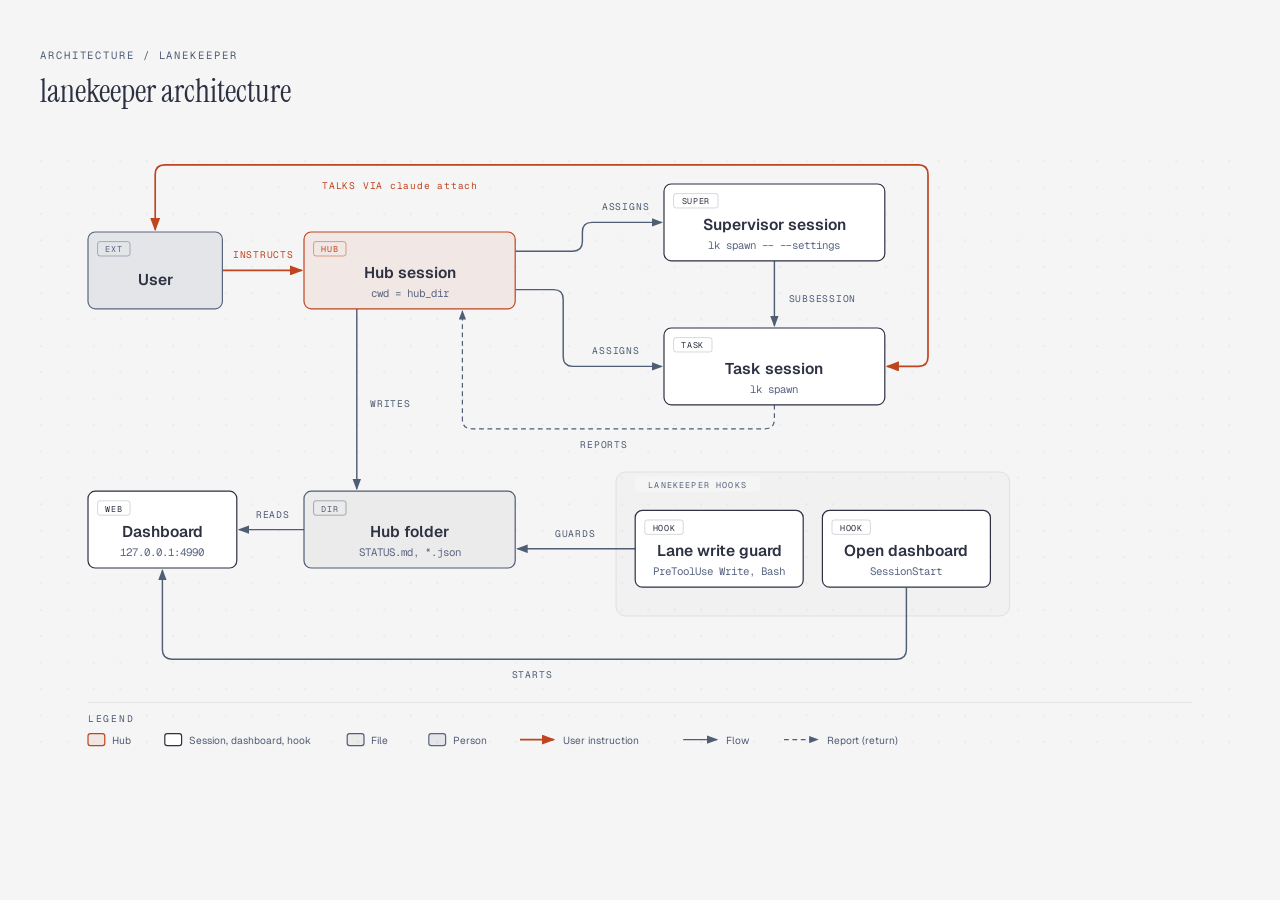
<file: docs/diagrams/en/architecture.html>
<!DOCTYPE html>
<html lang="en">
<head>
<meta charset="UTF-8">
<meta name="viewport" content="width=device-width, initial-scale=1.0">
<title>lanekeeper architecture</title>
<link href="https://fonts.googleapis.com/css2?family=Instrument+Serif:ital@0;1&family=Geist:wght@400;500;600&family=Geist+Mono:wght@400;500;600&display=swap" rel="stylesheet">
<style>
*, *::before, *::after { box-sizing: border-box; margin: 0; padding: 0; }
body { background: #f5f5f5; color: #2d3142; font-family: 'Geist', sans-serif; padding: 3rem 2rem; }
.frame { max-width: 1200px; margin: 0 auto; }
.eyebrow { font-family: 'Geist Mono', monospace; font-size: 0.66rem; letter-spacing: 0.18em; text-transform: uppercase; color: #4f5d75; margin-bottom: 0.5rem; }
h1 { font-family: 'Instrument Serif', serif; font-weight: 400; font-size: 2rem; margin-bottom: 1.5rem; }
.scroll { overflow-x: auto; }
svg { width: 100%; min-width: 1000px; display: block; }
</style>
</head>
<body>
<div class="frame">
<p class="eyebrow">Architecture / lanekeeper</p>
<h1>lanekeeper architecture</h1>
<div class="scroll">
<svg viewBox="0 24 1000 524" xmlns="http://www.w3.org/2000/svg" role="img" aria-labelledby="architecture-title architecture-desc">
<title id="architecture-title">lanekeeper architecture</title>
<desc id="architecture-desc">The user instructs the hub session, the hub assigns work to a supervisor and task sessions it starts with lk spawn and writes their reports to the hub folder, for work with many rounds the user goes into a task session with claude attach and talks there, the dashboard reads that folder, and two plugin hooks start the dashboard and guard the hub folder and the lanes.</desc>
<defs>
<pattern id="architecture-dots" width="22" height="22" patternUnits="userSpaceOnUse"><circle cx="1" cy="1" r="0.9" fill="rgba(45,49,66,0.1)"/></pattern>
<marker id="architecture-arrow" markerWidth="8" markerHeight="6" refX="7" refY="3" orient="auto"><polygon points="0 0, 8 3, 0 6" fill="#4f5d75"/></marker>
<marker id="architecture-arrow-accent" markerWidth="8" markerHeight="6" refX="7" refY="3" orient="auto-start-reverse"><polygon points="0 0, 8 3, 0 6" fill="#bf4520"/></marker>
</defs>
<rect y="24" width="1000" height="524" fill="#f5f5f5"/>
<rect y="24" width="1000" height="524" fill="url(#architecture-dots)" opacity="0.55"/>
<rect x="480" y="304" width="328" height="120" rx="8" fill="rgba(45,49,66,0.02)" stroke="rgba(45,49,66,0.1)" stroke-width="0.8"/>
<rect x="496" y="308" width="104" height="12" rx="2" fill="#f5f5f5"/>
<text x="548" y="317" fill="#5a6580" font-size="7" font-family="'Geist Mono', ui-monospace, monospace" text-anchor="middle" letter-spacing="0.14em">LANEKEEPER HOOKS</text>
<path d="M 152,136 H 218" fill="none" stroke="#bf4520" stroke-width="1.4" marker-end="url(#architecture-arrow-accent)"/>
<path d="M 96,102 V 56 Q 96,48 104,48 H 732 Q 740,48 740,56 V 208 Q 740,216 732,216 H 706" fill="none" stroke="#bf4520" stroke-width="1.4" marker-start="url(#architecture-arrow-accent)" marker-end="url(#architecture-arrow-accent)"/>
<path d="M 396,120 H 444 Q 452,120 452,112 V 104 Q 452,96 460,96 H 518" fill="none" stroke="#4f5d75" stroke-width="1.2" marker-end="url(#architecture-arrow)"/>
<path d="M 396,152 H 428 Q 436,152 436,160 V 208 Q 436,216 444,216 H 518" fill="none" stroke="#4f5d75" stroke-width="1.2" marker-end="url(#architecture-arrow)"/>
<path d="M 612,128 V 182" fill="none" stroke="#4f5d75" stroke-width="1.2" marker-end="url(#architecture-arrow)"/>
<path d="M 612,248 V 260 Q 612,268 604,268 H 360 Q 352,268 352,260 V 170" fill="none" stroke="#4f5d75" stroke-width="1" stroke-dasharray="4,3" marker-end="url(#architecture-arrow)"/>
<path d="M 264,168 V 318" fill="none" stroke="#4f5d75" stroke-width="1.2" marker-end="url(#architecture-arrow)"/>
<path d="M 220,352 H 166" fill="none" stroke="#4f5d75" stroke-width="1.2" marker-end="url(#architecture-arrow)"/>
<path d="M 496,368 H 398" fill="none" stroke="#4f5d75" stroke-width="1.2" marker-end="url(#architecture-arrow)"/>
<path d="M 722,400 V 452 Q 722,460 714,460 H 110 Q 102,460 102,452 V 386" fill="none" stroke="#4f5d75" stroke-width="1.2" marker-end="url(#architecture-arrow)"/>
<rect x="156" y="116" width="60" height="12" rx="2" fill="#f5f5f5"/>
<text x="186" y="126" fill="#bf4520" font-size="8" font-family="'Geist Mono', ui-monospace, monospace" text-anchor="middle" letter-spacing="0.08em">INSTRUCTS</text>
<rect x="226" y="58" width="148" height="12" rx="2" fill="#f5f5f5"/>
<text x="300" y="68" fill="#bf4520" font-size="8" font-family="'Geist Mono', ui-monospace, monospace" text-anchor="middle" letter-spacing="0.08em">TALKS VIA claude attach</text>
<rect x="464" y="76" width="48" height="12" rx="2" fill="#f5f5f5"/>
<text x="488" y="86" fill="#4f5d75" font-size="8" font-family="'Geist Mono', ui-monospace, monospace" text-anchor="middle" letter-spacing="0.08em">ASSIGNS</text>
<rect x="456" y="196" width="48" height="12" rx="2" fill="#f5f5f5"/>
<text x="480" y="206" fill="#4f5d75" font-size="8" font-family="'Geist Mono', ui-monospace, monospace" text-anchor="middle" letter-spacing="0.08em">ASSIGNS</text>
<rect x="620" y="152" width="64" height="12" rx="2" fill="#f5f5f5"/>
<text x="652" y="162" fill="#4f5d75" font-size="8" font-family="'Geist Mono', ui-monospace, monospace" text-anchor="middle" letter-spacing="0.08em">SUBSESSION</text>
<rect x="446" y="274" width="48" height="12" rx="2" fill="#f5f5f5"/>
<text x="470" y="284" fill="#4f5d75" font-size="8" font-family="'Geist Mono', ui-monospace, monospace" text-anchor="middle" letter-spacing="0.08em">REPORTS</text>
<rect x="272" y="240" width="40" height="12" rx="2" fill="#f5f5f5"/>
<text x="292" y="250" fill="#4f5d75" font-size="8" font-family="'Geist Mono', ui-monospace, monospace" text-anchor="middle" letter-spacing="0.08em">WRITES</text>
<rect x="176" y="332" width="36" height="12" rx="2" fill="#f5f5f5"/>
<text x="194" y="342" fill="#4f5d75" font-size="8" font-family="'Geist Mono', ui-monospace, monospace" text-anchor="middle" letter-spacing="0.08em">READS</text>
<rect x="426" y="348" width="40" height="12" rx="2" fill="#f5f5f5"/>
<text x="446" y="358" fill="#4f5d75" font-size="8" font-family="'Geist Mono', ui-monospace, monospace" text-anchor="middle" letter-spacing="0.08em">GUARDS</text>
<rect x="390" y="466" width="40" height="12" rx="2" fill="#f5f5f5"/>
<text x="410" y="476" fill="#4f5d75" font-size="8" font-family="'Geist Mono', ui-monospace, monospace" text-anchor="middle" letter-spacing="0.08em">STARTS</text>
<rect x="40" y="104" width="112" height="64" rx="6" fill="#f5f5f5"/>
<rect x="40" y="104" width="112" height="64" rx="6" fill="rgba(79,93,117,0.10)" stroke="#5a6580" stroke-width="1"/>
<rect x="48" y="112" width="27" height="12" rx="2" fill="transparent" stroke="#5a6580" stroke-opacity="0.5" stroke-width="0.8"/>
<text x="61.5" y="121" fill="#5a6580" font-size="7" font-family="'Geist Mono', ui-monospace, monospace" text-anchor="middle" letter-spacing="0.08em">EXT</text>
<text x="96" y="148" fill="#2d3142" font-size="13" font-weight="600" font-family="'Geist', sans-serif" text-anchor="middle">User</text>
<rect x="220" y="104" width="176" height="64" rx="6" fill="#f5f5f5"/>
<rect x="220" y="104" width="176" height="64" rx="6" fill="rgba(191,69,32,0.08)" stroke="#bf4520" stroke-width="1"/>
<rect x="228" y="112" width="27" height="12" rx="2" fill="transparent" stroke="#bf4520" stroke-opacity="0.5" stroke-width="0.8"/>
<text x="241.5" y="121" fill="#bf4520" font-size="7" font-family="'Geist Mono', ui-monospace, monospace" text-anchor="middle" letter-spacing="0.08em">HUB</text>
<text x="308" y="142" fill="#2d3142" font-size="13" font-weight="600" font-family="'Geist', sans-serif" text-anchor="middle">Hub session</text>
<text x="308" y="158" fill="#5a6580" font-size="9" font-family="'Geist Mono', ui-monospace, monospace" text-anchor="middle">cwd = hub_dir</text>
<rect x="520" y="64" width="184" height="64" rx="6" fill="#f5f5f5"/>
<rect x="520" y="64" width="184" height="64" rx="6" fill="#ffffff" stroke="#2d3142" stroke-width="1"/>
<rect x="528" y="72" width="37" height="12" rx="2" fill="transparent" stroke="rgba(45,49,66,0.4)" stroke-opacity="0.5" stroke-width="0.8"/>
<text x="546.5" y="81" fill="#2d3142" font-size="7" font-family="'Geist Mono', ui-monospace, monospace" text-anchor="middle" letter-spacing="0.08em">SUPER</text>
<text x="612" y="102" fill="#2d3142" font-size="13" font-weight="600" font-family="'Geist', sans-serif" text-anchor="middle">Supervisor session</text>
<text x="612" y="118" fill="#5a6580" font-size="9" font-family="'Geist Mono', ui-monospace, monospace" text-anchor="middle">lk spawn -- --settings</text>
<rect x="520" y="184" width="184" height="64" rx="6" fill="#f5f5f5"/>
<rect x="520" y="184" width="184" height="64" rx="6" fill="#ffffff" stroke="#2d3142" stroke-width="1"/>
<rect x="528" y="192" width="32" height="12" rx="2" fill="transparent" stroke="rgba(45,49,66,0.4)" stroke-opacity="0.5" stroke-width="0.8"/>
<text x="544" y="201" fill="#2d3142" font-size="7" font-family="'Geist Mono', ui-monospace, monospace" text-anchor="middle" letter-spacing="0.08em">TASK</text>
<text x="612" y="222" fill="#2d3142" font-size="13" font-weight="600" font-family="'Geist', sans-serif" text-anchor="middle">Task session</text>
<text x="612" y="238" fill="#5a6580" font-size="9" font-family="'Geist Mono', ui-monospace, monospace" text-anchor="middle">lk spawn</text>
<rect x="220" y="320" width="176" height="64" rx="6" fill="#f5f5f5"/>
<rect x="220" y="320" width="176" height="64" rx="6" fill="rgba(45,49,66,0.05)" stroke="#4f5d75" stroke-width="1"/>
<rect x="228" y="328" width="27" height="12" rx="2" fill="transparent" stroke="#4f5d75" stroke-opacity="0.5" stroke-width="0.8"/>
<text x="241.5" y="337" fill="#4f5d75" font-size="7" font-family="'Geist Mono', ui-monospace, monospace" text-anchor="middle" letter-spacing="0.08em">DIR</text>
<text x="308" y="358" fill="#2d3142" font-size="13" font-weight="600" font-family="'Geist', sans-serif" text-anchor="middle">Hub folder</text>
<text x="308" y="374" fill="#5a6580" font-size="9" font-family="'Geist Mono', ui-monospace, monospace" text-anchor="middle">STATUS.md, *.json</text>
<rect x="40" y="320" width="124" height="64" rx="6" fill="#f5f5f5"/>
<rect x="40" y="320" width="124" height="64" rx="6" fill="#ffffff" stroke="#2d3142" stroke-width="1"/>
<rect x="48" y="328" width="27" height="12" rx="2" fill="transparent" stroke="rgba(45,49,66,0.4)" stroke-opacity="0.5" stroke-width="0.8"/>
<text x="61.5" y="337" fill="#2d3142" font-size="7" font-family="'Geist Mono', ui-monospace, monospace" text-anchor="middle" letter-spacing="0.08em">WEB</text>
<text x="102" y="358" fill="#2d3142" font-size="13" font-weight="600" font-family="'Geist', sans-serif" text-anchor="middle">Dashboard</text>
<text x="102" y="374" fill="#5a6580" font-size="9" font-family="'Geist Mono', ui-monospace, monospace" text-anchor="middle">127.0.0.1:4990</text>
<rect x="496" y="336" width="140" height="64" rx="6" fill="#f5f5f5"/>
<rect x="496" y="336" width="140" height="64" rx="6" fill="#ffffff" stroke="#2d3142" stroke-width="1"/>
<rect x="504" y="344" width="32" height="12" rx="2" fill="transparent" stroke="rgba(45,49,66,0.4)" stroke-opacity="0.5" stroke-width="0.8"/>
<text x="520" y="353" fill="#2d3142" font-size="7" font-family="'Geist Mono', ui-monospace, monospace" text-anchor="middle" letter-spacing="0.08em">HOOK</text>
<text x="566" y="374" fill="#2d3142" font-size="13" font-weight="600" font-family="'Geist', sans-serif" text-anchor="middle">Lane write guard</text>
<text x="566" y="390" fill="#5a6580" font-size="9" font-family="'Geist Mono', ui-monospace, monospace" text-anchor="middle">PreToolUse Write, Bash</text>
<rect x="652" y="336" width="140" height="64" rx="6" fill="#f5f5f5"/>
<rect x="652" y="336" width="140" height="64" rx="6" fill="#ffffff" stroke="#2d3142" stroke-width="1"/>
<rect x="660" y="344" width="32" height="12" rx="2" fill="transparent" stroke="rgba(45,49,66,0.4)" stroke-opacity="0.5" stroke-width="0.8"/>
<text x="676" y="353" fill="#2d3142" font-size="7" font-family="'Geist Mono', ui-monospace, monospace" text-anchor="middle" letter-spacing="0.08em">HOOK</text>
<text x="722" y="374" fill="#2d3142" font-size="13" font-weight="600" font-family="'Geist', sans-serif" text-anchor="middle">Open dashboard</text>
<text x="722" y="390" fill="#5a6580" font-size="9" font-family="'Geist Mono', ui-monospace, monospace" text-anchor="middle">SessionStart</text>
<line x1="40" y1="496" x2="960" y2="496" stroke="rgba(45,49,66,0.1)" stroke-width="0.8"/>
<text x="40" y="512" fill="#4f5d75" font-size="8" font-family="'Geist Mono', ui-monospace, monospace" letter-spacing="0.18em">LEGEND</text>
<rect x="40" y="522" width="14" height="10" rx="2" fill="rgba(191,69,32,0.08)" stroke="#bf4520" stroke-width="1"/>
<text x="60" y="531" fill="#4f5d75" font-size="8.5" font-family="'Geist', sans-serif">Hub</text>
<rect x="104" y="522" width="14" height="10" rx="2" fill="#ffffff" stroke="#2d3142" stroke-width="1"/>
<text x="124" y="531" fill="#4f5d75" font-size="8.5" font-family="'Geist', sans-serif">Session, dashboard, hook</text>
<rect x="256" y="522" width="14" height="10" rx="2" fill="rgba(45,49,66,0.05)" stroke="#4f5d75" stroke-width="1"/>
<text x="276" y="531" fill="#4f5d75" font-size="8.5" font-family="'Geist', sans-serif">File</text>
<rect x="324" y="522" width="14" height="10" rx="2" fill="rgba(79,93,117,0.10)" stroke="#5a6580" stroke-width="1"/>
<text x="344" y="531" fill="#4f5d75" font-size="8.5" font-family="'Geist', sans-serif">Person</text>
<line x1="400" y1="527" x2="428" y2="527" stroke="#bf4520" stroke-width="1.4" marker-end="url(#architecture-arrow-accent)"/>
<text x="436" y="531" fill="#4f5d75" font-size="8.5" font-family="'Geist', sans-serif">User instruction</text>
<line x1="536" y1="527" x2="564" y2="527" stroke="#4f5d75" stroke-width="1.2" marker-end="url(#architecture-arrow)"/>
<text x="572" y="531" fill="#4f5d75" font-size="8.5" font-family="'Geist', sans-serif">Flow</text>
<line x1="620" y1="527" x2="648" y2="527" stroke="#4f5d75" stroke-width="1" stroke-dasharray="4,3" marker-end="url(#architecture-arrow)"/>
<text x="656" y="531" fill="#4f5d75" font-size="8.5" font-family="'Geist', sans-serif">Report (return)</text>
</svg>
</div>
</div>
</body>
</html>
</file>
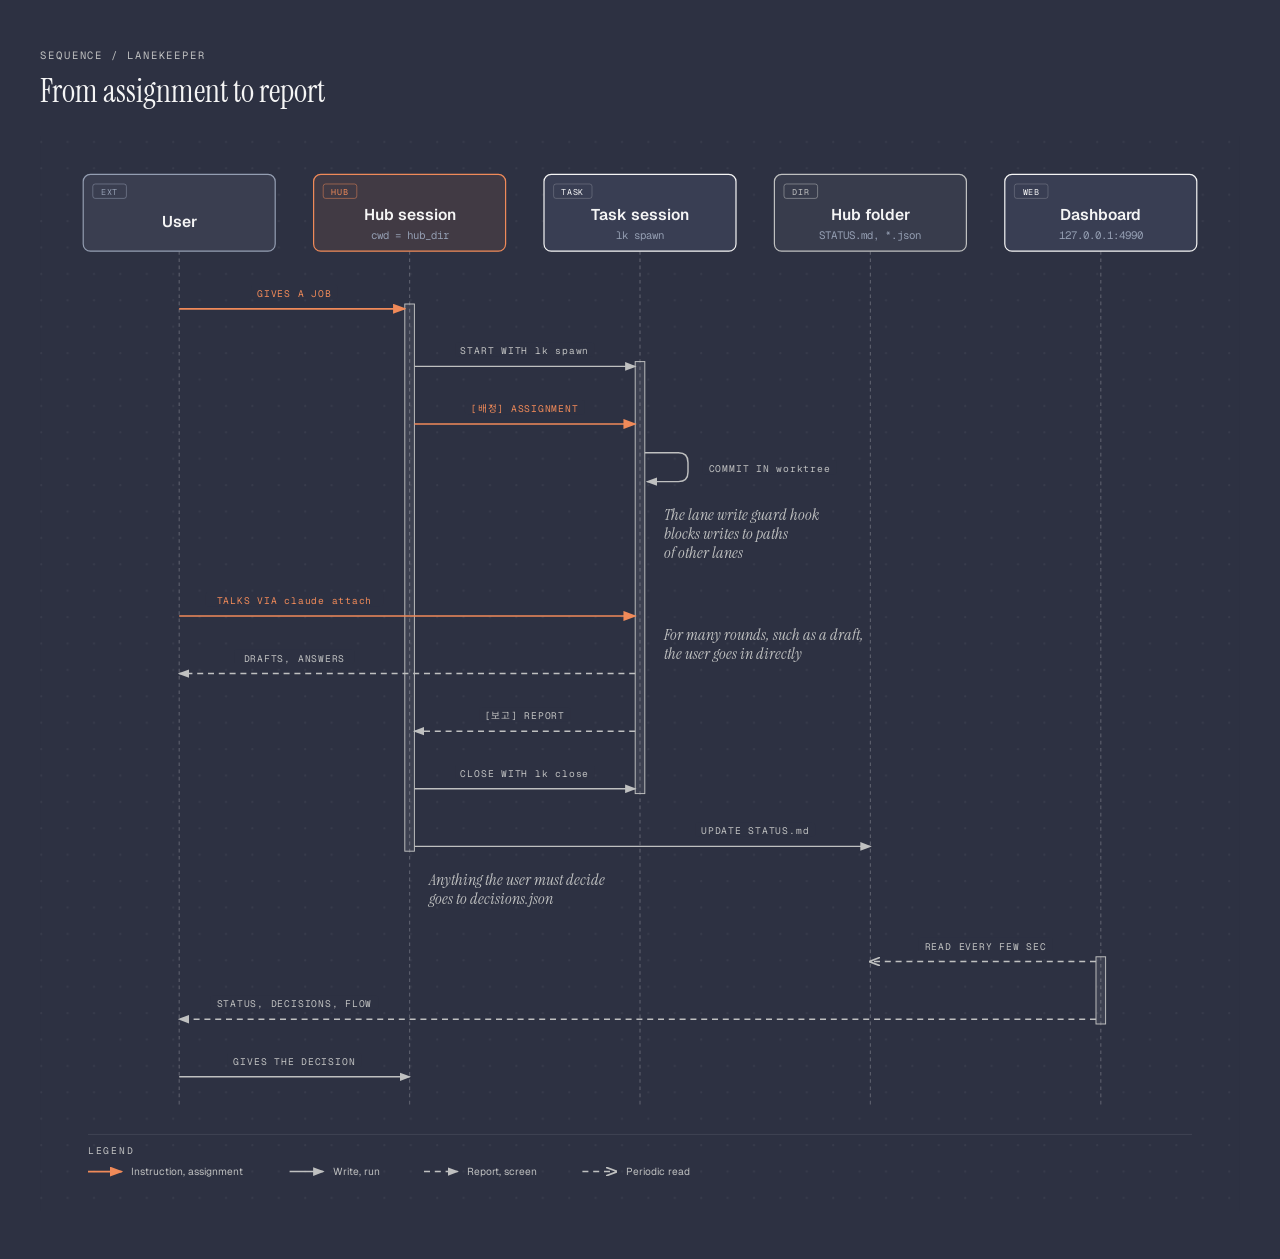
<file: docs/diagrams/en/flow-dark.html>
<!DOCTYPE html>
<html lang="en">
<head>
<meta charset="UTF-8">
<meta name="viewport" content="width=device-width, initial-scale=1.0">
<title>From assignment to report</title>
<link href="https://fonts.googleapis.com/css2?family=Instrument+Serif:ital@0;1&family=Geist:wght@400;500;600&family=Geist+Mono:wght@400;500;600&family=Noto+Sans+KR:wght@500;600&family=Noto+Serif+KR&display=swap" rel="stylesheet">
<style>
*, *::before, *::after { box-sizing: border-box; margin: 0; padding: 0; }
body { background: #2d3142; color: #f5f5f5; font-family: 'Geist', sans-serif; padding: 3rem 2rem; }
.frame { max-width: 1200px; margin: 0 auto; }
.eyebrow { font-family: 'Geist Mono', monospace; font-size: 0.66rem; letter-spacing: 0.18em; text-transform: uppercase; color: #bfc0c0; margin-bottom: 0.5rem; }
h1 { font-family: 'Instrument Serif', serif; font-weight: 400; font-size: 2rem; margin-bottom: 1.5rem; }
.scroll { overflow-x: auto; }
svg { width: 100%; min-width: 1000px; display: block; }
</style>
</head>
<body>
<div class="frame">
<p class="eyebrow">Sequence / lanekeeper</p>
<h1>From assignment to report</h1>
<div class="scroll">
<svg viewBox="0 40 1000 896" xmlns="http://www.w3.org/2000/svg" role="img" aria-labelledby="flow-dark-title flow-dark-desc">
<title id="flow-dark-title">From assignment to report</title>
<desc id="flow-dark-desc">The user gives the hub session a job, the hub starts a task session with lk spawn and sends the assignment, for work with many rounds such as a draft the user goes into the task session with claude attach and talks there, the task session works in a worktree and reports back, the hub closes it with lk close and records it in the hub folder, and the dashboard reads that folder and shows it to the user.</desc>
<defs>
<pattern id="flow-dark-dots" width="22" height="22" patternUnits="userSpaceOnUse"><circle cx="1" cy="1" r="0.9" fill="rgba(245,245,245,0.1)"/></pattern>
<marker id="flow-dark-arrow" markerWidth="8" markerHeight="6" refX="7" refY="3" orient="auto"><polygon points="0 0, 8 3, 0 6" fill="#bfc0c0"/></marker>
<marker id="flow-dark-arrow-accent" markerWidth="8" markerHeight="6" refX="7" refY="3" orient="auto"><polygon points="0 0, 8 3, 0 6" fill="#f08a59"/></marker>
<marker id="flow-dark-arrow-open" markerWidth="8" markerHeight="6" refX="7" refY="3" orient="auto"><polyline points="0 0, 8 3, 0 6" fill="none" stroke="#bfc0c0" stroke-width="1.2"/></marker>
</defs>
<rect y="40" width="1000" height="896" fill="#2d3142"/>
<rect y="40" width="1000" height="896" fill="url(#flow-dark-dots)" opacity="0.55"/>
<line x1="116" y1="136" x2="116" y2="848" stroke="rgba(245,245,245,0.22)" stroke-width="1" stroke-dasharray="3,3"/>
<line x1="308" y1="136" x2="308" y2="848" stroke="rgba(245,245,245,0.22)" stroke-width="1" stroke-dasharray="3,3"/>
<line x1="500" y1="136" x2="500" y2="848" stroke="rgba(245,245,245,0.22)" stroke-width="1" stroke-dasharray="3,3"/>
<line x1="692" y1="136" x2="692" y2="848" stroke="rgba(245,245,245,0.22)" stroke-width="1" stroke-dasharray="3,3"/>
<line x1="884" y1="136" x2="884" y2="848" stroke="rgba(245,245,245,0.22)" stroke-width="1" stroke-dasharray="3,3"/>
<rect x="304" y="180" width="8" height="456" fill="rgba(245,245,245,0.08)" stroke="#bfc0c0" stroke-width="0.8"/>
<rect x="496" y="228" width="8" height="360" fill="rgba(245,245,245,0.08)" stroke="#bfc0c0" stroke-width="0.8"/>
<rect x="880" y="724" width="8" height="56" fill="rgba(245,245,245,0.08)" stroke="#bfc0c0" stroke-width="0.8"/>
<line x1="116" y1="184" x2="304" y2="184" stroke="#f08a59" stroke-width="1.4" marker-end="url(#flow-dark-arrow-accent)"/>
<line x1="312" y1="232" x2="496" y2="232" stroke="#bfc0c0" stroke-width="1.2" marker-end="url(#flow-dark-arrow)"/>
<line x1="312" y1="280" x2="496" y2="280" stroke="#f08a59" stroke-width="1.4" marker-end="url(#flow-dark-arrow-accent)"/>
<path d="M 504 304 H 532 Q 540 304 540 312 V 320 Q 540 328 532 328 H 506" fill="none" stroke="#bfc0c0" stroke-width="1.2" marker-end="url(#flow-dark-arrow)"/>
<line x1="116" y1="440" x2="496" y2="440" stroke="#f08a59" stroke-width="1.4" marker-end="url(#flow-dark-arrow-accent)"/>
<line x1="496" y1="488" x2="116" y2="488" stroke="#bfc0c0" stroke-width="1.2" stroke-dasharray="5,4" marker-end="url(#flow-dark-arrow)"/>
<line x1="496" y1="536" x2="312" y2="536" stroke="#bfc0c0" stroke-width="1.2" stroke-dasharray="5,4" marker-end="url(#flow-dark-arrow)"/>
<line x1="312" y1="584" x2="496" y2="584" stroke="#bfc0c0" stroke-width="1.2" marker-end="url(#flow-dark-arrow)"/>
<line x1="312" y1="632" x2="692" y2="632" stroke="#bfc0c0" stroke-width="1.2" marker-end="url(#flow-dark-arrow)"/>
<line x1="880" y1="728" x2="692" y2="728" stroke="#bfc0c0" stroke-width="1.2" stroke-dasharray="5,4" marker-end="url(#flow-dark-arrow-open)"/>
<line x1="880" y1="776" x2="116" y2="776" stroke="#bfc0c0" stroke-width="1.2" stroke-dasharray="5,4" marker-end="url(#flow-dark-arrow)"/>
<line x1="116" y1="824" x2="308" y2="824" stroke="#bfc0c0" stroke-width="1.2" marker-end="url(#flow-dark-arrow)"/>
<rect x="176" y="164" width="72" height="12" rx="2" fill="#2d3142"/>
<text x="212" y="174" fill="#f08a59" font-size="8" font-family="'Geist Mono', 'Noto Sans KR', ui-monospace, monospace" letter-spacing="0.08em" text-anchor="middle">GIVES A JOB</text>
<rect x="346" y="212" width="116" height="12" rx="2" fill="#2d3142"/>
<text x="404" y="222" fill="#bfc0c0" font-size="8" font-family="'Geist Mono', 'Noto Sans KR', ui-monospace, monospace" letter-spacing="0.08em" text-anchor="middle">START WITH lk spawn</text>
<rect x="354" y="260" width="100" height="12" rx="2" fill="#2d3142"/>
<text x="404" y="270" fill="#f08a59" font-size="8" font-family="'Geist Mono', 'Noto Sans KR', ui-monospace, monospace" letter-spacing="0.08em" text-anchor="middle">[배정] ASSIGNMENT</text>
<rect x="552" y="310" width="112" height="12" rx="2" fill="#2d3142"/>
<text x="608" y="320" fill="#bfc0c0" font-size="8" font-family="'Geist Mono', 'Noto Sans KR', ui-monospace, monospace" letter-spacing="0.08em" text-anchor="middle">COMMIT IN worktree</text>
<rect x="366" y="516" width="76" height="12" rx="2" fill="#2d3142"/>
<text x="404" y="526" fill="#bfc0c0" font-size="8" font-family="'Geist Mono', 'Noto Sans KR', ui-monospace, monospace" letter-spacing="0.08em" text-anchor="middle">[보고] REPORT</text>
<rect x="138" y="420" width="148" height="12" rx="2" fill="#2d3142"/>
<text x="212" y="430" fill="#f08a59" font-size="8" font-family="'Geist Mono', 'Noto Sans KR', ui-monospace, monospace" letter-spacing="0.08em" text-anchor="middle">TALKS VIA claude attach</text>
<rect x="162" y="468" width="100" height="12" rx="2" fill="#2d3142"/>
<text x="212" y="478" fill="#bfc0c0" font-size="8" font-family="'Geist Mono', 'Noto Sans KR', ui-monospace, monospace" letter-spacing="0.08em" text-anchor="middle">DRAFTS, ANSWERS</text>
<rect x="346" y="564" width="116" height="12" rx="2" fill="#2d3142"/>
<text x="404" y="574" fill="#bfc0c0" font-size="8" font-family="'Geist Mono', 'Noto Sans KR', ui-monospace, monospace" letter-spacing="0.08em" text-anchor="middle">CLOSE WITH lk close</text>
<rect x="546" y="612" width="100" height="12" rx="2" fill="#2d3142"/>
<text x="596" y="622" fill="#bfc0c0" font-size="8" font-family="'Geist Mono', 'Noto Sans KR', ui-monospace, monospace" letter-spacing="0.08em" text-anchor="middle">UPDATE STATUS.md</text>
<rect x="732" y="708" width="112" height="12" rx="2" fill="#2d3142"/>
<text x="788" y="718" fill="#bfc0c0" font-size="8" font-family="'Geist Mono', 'Noto Sans KR', ui-monospace, monospace" letter-spacing="0.08em" text-anchor="middle">READ EVERY FEW SEC</text>
<rect x="142" y="756" width="140" height="12" rx="2" fill="#2d3142"/>
<text x="212" y="766" fill="#bfc0c0" font-size="8" font-family="'Geist Mono', 'Noto Sans KR', ui-monospace, monospace" letter-spacing="0.08em" text-anchor="middle">STATUS, DECISIONS, FLOW</text>
<rect x="156" y="804" width="112" height="12" rx="2" fill="#2d3142"/>
<text x="212" y="814" fill="#bfc0c0" font-size="8" font-family="'Geist Mono', 'Noto Sans KR', ui-monospace, monospace" letter-spacing="0.08em" text-anchor="middle">GIVES THE DECISION</text>
<text x="520" y="360" fill="#bfc0c0" font-size="13" font-style="italic" font-family="'Instrument Serif', serif">The lane write guard hook</text>
<text x="520" y="376" fill="#bfc0c0" font-size="13" font-style="italic" font-family="'Instrument Serif', serif">blocks writes to paths</text>
<text x="520" y="392" fill="#bfc0c0" font-size="13" font-style="italic" font-family="'Instrument Serif', serif">of other lanes</text>
<text x="520" y="460" fill="#bfc0c0" font-size="13" font-style="italic" font-family="'Instrument Serif', serif">For many rounds, such as a draft,</text>
<text x="520" y="476" fill="#bfc0c0" font-size="13" font-style="italic" font-family="'Instrument Serif', serif">the user goes in directly</text>
<text x="324" y="664" fill="#bfc0c0" font-size="13" font-style="italic" font-family="'Instrument Serif', serif">Anything the user must decide</text>
<text x="324" y="680" fill="#bfc0c0" font-size="13" font-style="italic" font-family="'Instrument Serif', serif">goes to decisions.json</text>
<rect x="36" y="72" width="160" height="64" rx="6" fill="#2d3142"/>
<rect x="36" y="72" width="160" height="64" rx="6" fill="rgba(148,158,178,0.12)" stroke="#949eb2" stroke-width="1"/>
<rect x="44" y="80" width="28" height="12" rx="2" fill="transparent" stroke="#949eb2" stroke-opacity="0.5" stroke-width="0.8"/>
<text x="58" y="89" fill="#949eb2" font-size="7" font-family="'Geist Mono', 'Noto Sans KR', ui-monospace, monospace" text-anchor="middle" letter-spacing="0.08em">EXT</text>
<text x="116" y="116" fill="#f5f5f5" font-size="13" font-weight="600" font-family="'Geist', sans-serif" text-anchor="middle">User</text>
<rect x="228" y="72" width="160" height="64" rx="6" fill="#2d3142"/>
<rect x="228" y="72" width="160" height="64" rx="6" fill="rgba(240,138,89,0.10)" stroke="#f08a59" stroke-width="1"/>
<rect x="236" y="80" width="28" height="12" rx="2" fill="transparent" stroke="#f08a59" stroke-opacity="0.5" stroke-width="0.8"/>
<text x="250" y="89" fill="#f08a59" font-size="7" font-family="'Geist Mono', 'Noto Sans KR', ui-monospace, monospace" text-anchor="middle" letter-spacing="0.08em">HUB</text>
<text x="308" y="110" fill="#f5f5f5" font-size="13" font-weight="600" font-family="'Geist', sans-serif" text-anchor="middle">Hub session</text>
<text x="308" y="126" fill="#949eb2" font-size="9" font-family="'Geist Mono', 'Noto Sans KR', ui-monospace, monospace" text-anchor="middle">cwd = hub_dir</text>
<rect x="420" y="72" width="160" height="64" rx="6" fill="#2d3142"/>
<rect x="420" y="72" width="160" height="64" rx="6" fill="#393e53" stroke="#f5f5f5" stroke-width="1"/>
<rect x="428" y="80" width="32" height="12" rx="2" fill="transparent" stroke="rgba(245,245,245,0.4)" stroke-opacity="0.5" stroke-width="0.8"/>
<text x="444" y="89" fill="#f5f5f5" font-size="7" font-family="'Geist Mono', 'Noto Sans KR', ui-monospace, monospace" text-anchor="middle" letter-spacing="0.08em">TASK</text>
<text x="500" y="110" fill="#f5f5f5" font-size="13" font-weight="600" font-family="'Geist', sans-serif" text-anchor="middle">Task session</text>
<text x="500" y="126" fill="#949eb2" font-size="9" font-family="'Geist Mono', 'Noto Sans KR', ui-monospace, monospace" text-anchor="middle">lk spawn</text>
<rect x="612" y="72" width="160" height="64" rx="6" fill="#2d3142"/>
<rect x="612" y="72" width="160" height="64" rx="6" fill="rgba(245,245,245,0.05)" stroke="#bfc0c0" stroke-width="1"/>
<rect x="620" y="80" width="28" height="12" rx="2" fill="transparent" stroke="#bfc0c0" stroke-opacity="0.5" stroke-width="0.8"/>
<text x="634" y="89" fill="#bfc0c0" font-size="7" font-family="'Geist Mono', 'Noto Sans KR', ui-monospace, monospace" text-anchor="middle" letter-spacing="0.08em">DIR</text>
<text x="692" y="110" fill="#f5f5f5" font-size="13" font-weight="600" font-family="'Geist', sans-serif" text-anchor="middle">Hub folder</text>
<text x="692" y="126" fill="#949eb2" font-size="9" font-family="'Geist Mono', 'Noto Sans KR', ui-monospace, monospace" text-anchor="middle">STATUS.md, *.json</text>
<rect x="804" y="72" width="160" height="64" rx="6" fill="#2d3142"/>
<rect x="804" y="72" width="160" height="64" rx="6" fill="#393e53" stroke="#f5f5f5" stroke-width="1"/>
<rect x="812" y="80" width="28" height="12" rx="2" fill="transparent" stroke="rgba(245,245,245,0.4)" stroke-opacity="0.5" stroke-width="0.8"/>
<text x="826" y="89" fill="#f5f5f5" font-size="7" font-family="'Geist Mono', 'Noto Sans KR', ui-monospace, monospace" text-anchor="middle" letter-spacing="0.08em">WEB</text>
<text x="884" y="110" fill="#f5f5f5" font-size="13" font-weight="600" font-family="'Geist', sans-serif" text-anchor="middle">Dashboard</text>
<text x="884" y="126" fill="#949eb2" font-size="9" font-family="'Geist Mono', 'Noto Sans KR', ui-monospace, monospace" text-anchor="middle">127.0.0.1:4990</text>
<line x1="40" y1="872" x2="960" y2="872" stroke="rgba(245,245,245,0.1)" stroke-width="0.8"/>
<text x="40" y="888" fill="#bfc0c0" font-size="8" font-family="'Geist Mono', 'Noto Sans KR', ui-monospace, monospace" letter-spacing="0.18em">LEGEND</text>
<line x1="40" y1="903" x2="68" y2="903" stroke="#f08a59" stroke-width="1.4" marker-end="url(#flow-dark-arrow-accent)"/>
<text x="76" y="906" fill="#bfc0c0" font-size="8.5" font-family="'Geist', sans-serif">Instruction, assignment</text>
<line x1="208" y1="903" x2="236" y2="903" stroke="#bfc0c0" stroke-width="1.2" marker-end="url(#flow-dark-arrow)"/>
<text x="244" y="906" fill="#bfc0c0" font-size="8.5" font-family="'Geist', sans-serif">Write, run</text>
<line x1="320" y1="903" x2="348" y2="903" stroke="#bfc0c0" stroke-width="1.2" stroke-dasharray="5,4" marker-end="url(#flow-dark-arrow)"/>
<text x="356" y="906" fill="#bfc0c0" font-size="8.5" font-family="'Geist', sans-serif">Report, screen</text>
<line x1="452" y1="903" x2="480" y2="903" stroke="#bfc0c0" stroke-width="1.2" stroke-dasharray="5,4" marker-end="url(#flow-dark-arrow-open)"/>
<text x="488" y="906" fill="#bfc0c0" font-size="8.5" font-family="'Geist', sans-serif">Periodic read</text>
</svg>
</div>
</div>
</body>
</html>
</file>
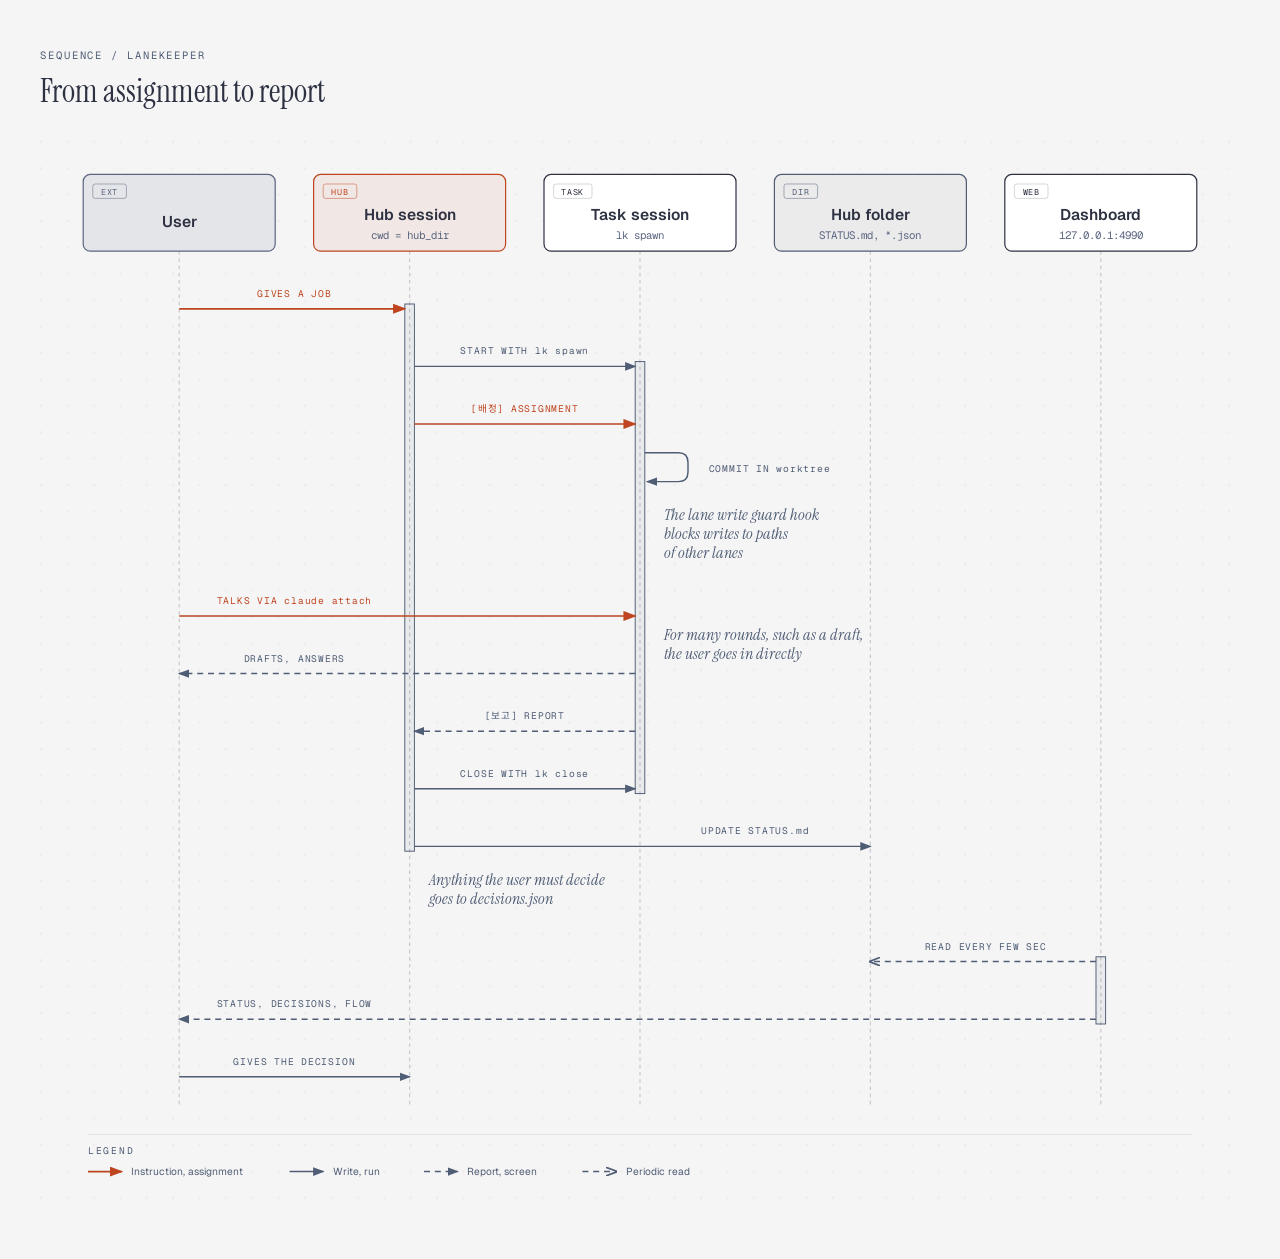
<file: docs/diagrams/en/flow.html>
<!DOCTYPE html>
<html lang="en">
<head>
<meta charset="UTF-8">
<meta name="viewport" content="width=device-width, initial-scale=1.0">
<title>From assignment to report</title>
<link href="https://fonts.googleapis.com/css2?family=Instrument+Serif:ital@0;1&family=Geist:wght@400;500;600&family=Geist+Mono:wght@400;500;600&family=Noto+Sans+KR:wght@500;600&family=Noto+Serif+KR&display=swap" rel="stylesheet">
<style>
*, *::before, *::after { box-sizing: border-box; margin: 0; padding: 0; }
body { background: #f5f5f5; color: #2d3142; font-family: 'Geist', sans-serif; padding: 3rem 2rem; }
.frame { max-width: 1200px; margin: 0 auto; }
.eyebrow { font-family: 'Geist Mono', monospace; font-size: 0.66rem; letter-spacing: 0.18em; text-transform: uppercase; color: #4f5d75; margin-bottom: 0.5rem; }
h1 { font-family: 'Instrument Serif', serif; font-weight: 400; font-size: 2rem; margin-bottom: 1.5rem; }
.scroll { overflow-x: auto; }
svg { width: 100%; min-width: 1000px; display: block; }
</style>
</head>
<body>
<div class="frame">
<p class="eyebrow">Sequence / lanekeeper</p>
<h1>From assignment to report</h1>
<div class="scroll">
<svg viewBox="0 40 1000 896" xmlns="http://www.w3.org/2000/svg" role="img" aria-labelledby="flow-title flow-desc">
<title id="flow-title">From assignment to report</title>
<desc id="flow-desc">The user gives the hub session a job, the hub starts a task session with lk spawn and sends the assignment, for work with many rounds such as a draft the user goes into the task session with claude attach and talks there, the task session works in a worktree and reports back, the hub closes it with lk close and records it in the hub folder, and the dashboard reads that folder and shows it to the user.</desc>
<defs>
<pattern id="flow-dots" width="22" height="22" patternUnits="userSpaceOnUse"><circle cx="1" cy="1" r="0.9" fill="rgba(45,49,66,0.1)"/></pattern>
<marker id="flow-arrow" markerWidth="8" markerHeight="6" refX="7" refY="3" orient="auto"><polygon points="0 0, 8 3, 0 6" fill="#4f5d75"/></marker>
<marker id="flow-arrow-accent" markerWidth="8" markerHeight="6" refX="7" refY="3" orient="auto"><polygon points="0 0, 8 3, 0 6" fill="#bf4520"/></marker>
<marker id="flow-arrow-open" markerWidth="8" markerHeight="6" refX="7" refY="3" orient="auto"><polyline points="0 0, 8 3, 0 6" fill="none" stroke="#4f5d75" stroke-width="1.2"/></marker>
</defs>
<rect y="40" width="1000" height="896" fill="#f5f5f5"/>
<rect y="40" width="1000" height="896" fill="url(#flow-dots)" opacity="0.55"/>
<line x1="116" y1="136" x2="116" y2="848" stroke="rgba(45,49,66,0.22)" stroke-width="1" stroke-dasharray="3,3"/>
<line x1="308" y1="136" x2="308" y2="848" stroke="rgba(45,49,66,0.22)" stroke-width="1" stroke-dasharray="3,3"/>
<line x1="500" y1="136" x2="500" y2="848" stroke="rgba(45,49,66,0.22)" stroke-width="1" stroke-dasharray="3,3"/>
<line x1="692" y1="136" x2="692" y2="848" stroke="rgba(45,49,66,0.22)" stroke-width="1" stroke-dasharray="3,3"/>
<line x1="884" y1="136" x2="884" y2="848" stroke="rgba(45,49,66,0.22)" stroke-width="1" stroke-dasharray="3,3"/>
<rect x="304" y="180" width="8" height="456" fill="rgba(45,49,66,0.06)" stroke="#4f5d75" stroke-width="0.8"/>
<rect x="496" y="228" width="8" height="360" fill="rgba(45,49,66,0.06)" stroke="#4f5d75" stroke-width="0.8"/>
<rect x="880" y="724" width="8" height="56" fill="rgba(45,49,66,0.06)" stroke="#4f5d75" stroke-width="0.8"/>
<line x1="116" y1="184" x2="304" y2="184" stroke="#bf4520" stroke-width="1.4" marker-end="url(#flow-arrow-accent)"/>
<line x1="312" y1="232" x2="496" y2="232" stroke="#4f5d75" stroke-width="1.2" marker-end="url(#flow-arrow)"/>
<line x1="312" y1="280" x2="496" y2="280" stroke="#bf4520" stroke-width="1.4" marker-end="url(#flow-arrow-accent)"/>
<path d="M 504 304 H 532 Q 540 304 540 312 V 320 Q 540 328 532 328 H 506" fill="none" stroke="#4f5d75" stroke-width="1.2" marker-end="url(#flow-arrow)"/>
<line x1="116" y1="440" x2="496" y2="440" stroke="#bf4520" stroke-width="1.4" marker-end="url(#flow-arrow-accent)"/>
<line x1="496" y1="488" x2="116" y2="488" stroke="#4f5d75" stroke-width="1.2" stroke-dasharray="5,4" marker-end="url(#flow-arrow)"/>
<line x1="496" y1="536" x2="312" y2="536" stroke="#4f5d75" stroke-width="1.2" stroke-dasharray="5,4" marker-end="url(#flow-arrow)"/>
<line x1="312" y1="584" x2="496" y2="584" stroke="#4f5d75" stroke-width="1.2" marker-end="url(#flow-arrow)"/>
<line x1="312" y1="632" x2="692" y2="632" stroke="#4f5d75" stroke-width="1.2" marker-end="url(#flow-arrow)"/>
<line x1="880" y1="728" x2="692" y2="728" stroke="#4f5d75" stroke-width="1.2" stroke-dasharray="5,4" marker-end="url(#flow-arrow-open)"/>
<line x1="880" y1="776" x2="116" y2="776" stroke="#4f5d75" stroke-width="1.2" stroke-dasharray="5,4" marker-end="url(#flow-arrow)"/>
<line x1="116" y1="824" x2="308" y2="824" stroke="#4f5d75" stroke-width="1.2" marker-end="url(#flow-arrow)"/>
<rect x="176" y="164" width="72" height="12" rx="2" fill="#f5f5f5"/>
<text x="212" y="174" fill="#bf4520" font-size="8" font-family="'Geist Mono', 'Noto Sans KR', ui-monospace, monospace" letter-spacing="0.08em" text-anchor="middle">GIVES A JOB</text>
<rect x="346" y="212" width="116" height="12" rx="2" fill="#f5f5f5"/>
<text x="404" y="222" fill="#4f5d75" font-size="8" font-family="'Geist Mono', 'Noto Sans KR', ui-monospace, monospace" letter-spacing="0.08em" text-anchor="middle">START WITH lk spawn</text>
<rect x="354" y="260" width="100" height="12" rx="2" fill="#f5f5f5"/>
<text x="404" y="270" fill="#bf4520" font-size="8" font-family="'Geist Mono', 'Noto Sans KR', ui-monospace, monospace" letter-spacing="0.08em" text-anchor="middle">[배정] ASSIGNMENT</text>
<rect x="552" y="310" width="112" height="12" rx="2" fill="#f5f5f5"/>
<text x="608" y="320" fill="#4f5d75" font-size="8" font-family="'Geist Mono', 'Noto Sans KR', ui-monospace, monospace" letter-spacing="0.08em" text-anchor="middle">COMMIT IN worktree</text>
<rect x="366" y="516" width="76" height="12" rx="2" fill="#f5f5f5"/>
<text x="404" y="526" fill="#4f5d75" font-size="8" font-family="'Geist Mono', 'Noto Sans KR', ui-monospace, monospace" letter-spacing="0.08em" text-anchor="middle">[보고] REPORT</text>
<rect x="138" y="420" width="148" height="12" rx="2" fill="#f5f5f5"/>
<text x="212" y="430" fill="#bf4520" font-size="8" font-family="'Geist Mono', 'Noto Sans KR', ui-monospace, monospace" letter-spacing="0.08em" text-anchor="middle">TALKS VIA claude attach</text>
<rect x="162" y="468" width="100" height="12" rx="2" fill="#f5f5f5"/>
<text x="212" y="478" fill="#4f5d75" font-size="8" font-family="'Geist Mono', 'Noto Sans KR', ui-monospace, monospace" letter-spacing="0.08em" text-anchor="middle">DRAFTS, ANSWERS</text>
<rect x="346" y="564" width="116" height="12" rx="2" fill="#f5f5f5"/>
<text x="404" y="574" fill="#4f5d75" font-size="8" font-family="'Geist Mono', 'Noto Sans KR', ui-monospace, monospace" letter-spacing="0.08em" text-anchor="middle">CLOSE WITH lk close</text>
<rect x="546" y="612" width="100" height="12" rx="2" fill="#f5f5f5"/>
<text x="596" y="622" fill="#4f5d75" font-size="8" font-family="'Geist Mono', 'Noto Sans KR', ui-monospace, monospace" letter-spacing="0.08em" text-anchor="middle">UPDATE STATUS.md</text>
<rect x="732" y="708" width="112" height="12" rx="2" fill="#f5f5f5"/>
<text x="788" y="718" fill="#4f5d75" font-size="8" font-family="'Geist Mono', 'Noto Sans KR', ui-monospace, monospace" letter-spacing="0.08em" text-anchor="middle">READ EVERY FEW SEC</text>
<rect x="142" y="756" width="140" height="12" rx="2" fill="#f5f5f5"/>
<text x="212" y="766" fill="#4f5d75" font-size="8" font-family="'Geist Mono', 'Noto Sans KR', ui-monospace, monospace" letter-spacing="0.08em" text-anchor="middle">STATUS, DECISIONS, FLOW</text>
<rect x="156" y="804" width="112" height="12" rx="2" fill="#f5f5f5"/>
<text x="212" y="814" fill="#4f5d75" font-size="8" font-family="'Geist Mono', 'Noto Sans KR', ui-monospace, monospace" letter-spacing="0.08em" text-anchor="middle">GIVES THE DECISION</text>
<text x="520" y="360" fill="#4f5d75" font-size="13" font-style="italic" font-family="'Instrument Serif', serif">The lane write guard hook</text>
<text x="520" y="376" fill="#4f5d75" font-size="13" font-style="italic" font-family="'Instrument Serif', serif">blocks writes to paths</text>
<text x="520" y="392" fill="#4f5d75" font-size="13" font-style="italic" font-family="'Instrument Serif', serif">of other lanes</text>
<text x="520" y="460" fill="#4f5d75" font-size="13" font-style="italic" font-family="'Instrument Serif', serif">For many rounds, such as a draft,</text>
<text x="520" y="476" fill="#4f5d75" font-size="13" font-style="italic" font-family="'Instrument Serif', serif">the user goes in directly</text>
<text x="324" y="664" fill="#4f5d75" font-size="13" font-style="italic" font-family="'Instrument Serif', serif">Anything the user must decide</text>
<text x="324" y="680" fill="#4f5d75" font-size="13" font-style="italic" font-family="'Instrument Serif', serif">goes to decisions.json</text>
<rect x="36" y="72" width="160" height="64" rx="6" fill="#f5f5f5"/>
<rect x="36" y="72" width="160" height="64" rx="6" fill="rgba(79,93,117,0.10)" stroke="#5a6580" stroke-width="1"/>
<rect x="44" y="80" width="28" height="12" rx="2" fill="transparent" stroke="#5a6580" stroke-opacity="0.5" stroke-width="0.8"/>
<text x="58" y="89" fill="#5a6580" font-size="7" font-family="'Geist Mono', 'Noto Sans KR', ui-monospace, monospace" text-anchor="middle" letter-spacing="0.08em">EXT</text>
<text x="116" y="116" fill="#2d3142" font-size="13" font-weight="600" font-family="'Geist', sans-serif" text-anchor="middle">User</text>
<rect x="228" y="72" width="160" height="64" rx="6" fill="#f5f5f5"/>
<rect x="228" y="72" width="160" height="64" rx="6" fill="rgba(191,69,32,0.08)" stroke="#bf4520" stroke-width="1"/>
<rect x="236" y="80" width="28" height="12" rx="2" fill="transparent" stroke="#bf4520" stroke-opacity="0.5" stroke-width="0.8"/>
<text x="250" y="89" fill="#bf4520" font-size="7" font-family="'Geist Mono', 'Noto Sans KR', ui-monospace, monospace" text-anchor="middle" letter-spacing="0.08em">HUB</text>
<text x="308" y="110" fill="#2d3142" font-size="13" font-weight="600" font-family="'Geist', sans-serif" text-anchor="middle">Hub session</text>
<text x="308" y="126" fill="#5a6580" font-size="9" font-family="'Geist Mono', 'Noto Sans KR', ui-monospace, monospace" text-anchor="middle">cwd = hub_dir</text>
<rect x="420" y="72" width="160" height="64" rx="6" fill="#f5f5f5"/>
<rect x="420" y="72" width="160" height="64" rx="6" fill="#ffffff" stroke="#2d3142" stroke-width="1"/>
<rect x="428" y="80" width="32" height="12" rx="2" fill="transparent" stroke="rgba(45,49,66,0.4)" stroke-opacity="0.5" stroke-width="0.8"/>
<text x="444" y="89" fill="#2d3142" font-size="7" font-family="'Geist Mono', 'Noto Sans KR', ui-monospace, monospace" text-anchor="middle" letter-spacing="0.08em">TASK</text>
<text x="500" y="110" fill="#2d3142" font-size="13" font-weight="600" font-family="'Geist', sans-serif" text-anchor="middle">Task session</text>
<text x="500" y="126" fill="#5a6580" font-size="9" font-family="'Geist Mono', 'Noto Sans KR', ui-monospace, monospace" text-anchor="middle">lk spawn</text>
<rect x="612" y="72" width="160" height="64" rx="6" fill="#f5f5f5"/>
<rect x="612" y="72" width="160" height="64" rx="6" fill="rgba(45,49,66,0.05)" stroke="#4f5d75" stroke-width="1"/>
<rect x="620" y="80" width="28" height="12" rx="2" fill="transparent" stroke="#4f5d75" stroke-opacity="0.5" stroke-width="0.8"/>
<text x="634" y="89" fill="#4f5d75" font-size="7" font-family="'Geist Mono', 'Noto Sans KR', ui-monospace, monospace" text-anchor="middle" letter-spacing="0.08em">DIR</text>
<text x="692" y="110" fill="#2d3142" font-size="13" font-weight="600" font-family="'Geist', sans-serif" text-anchor="middle">Hub folder</text>
<text x="692" y="126" fill="#5a6580" font-size="9" font-family="'Geist Mono', 'Noto Sans KR', ui-monospace, monospace" text-anchor="middle">STATUS.md, *.json</text>
<rect x="804" y="72" width="160" height="64" rx="6" fill="#f5f5f5"/>
<rect x="804" y="72" width="160" height="64" rx="6" fill="#ffffff" stroke="#2d3142" stroke-width="1"/>
<rect x="812" y="80" width="28" height="12" rx="2" fill="transparent" stroke="rgba(45,49,66,0.4)" stroke-opacity="0.5" stroke-width="0.8"/>
<text x="826" y="89" fill="#2d3142" font-size="7" font-family="'Geist Mono', 'Noto Sans KR', ui-monospace, monospace" text-anchor="middle" letter-spacing="0.08em">WEB</text>
<text x="884" y="110" fill="#2d3142" font-size="13" font-weight="600" font-family="'Geist', sans-serif" text-anchor="middle">Dashboard</text>
<text x="884" y="126" fill="#5a6580" font-size="9" font-family="'Geist Mono', 'Noto Sans KR', ui-monospace, monospace" text-anchor="middle">127.0.0.1:4990</text>
<line x1="40" y1="872" x2="960" y2="872" stroke="rgba(45,49,66,0.1)" stroke-width="0.8"/>
<text x="40" y="888" fill="#4f5d75" font-size="8" font-family="'Geist Mono', 'Noto Sans KR', ui-monospace, monospace" letter-spacing="0.18em">LEGEND</text>
<line x1="40" y1="903" x2="68" y2="903" stroke="#bf4520" stroke-width="1.4" marker-end="url(#flow-arrow-accent)"/>
<text x="76" y="906" fill="#4f5d75" font-size="8.5" font-family="'Geist', sans-serif">Instruction, assignment</text>
<line x1="208" y1="903" x2="236" y2="903" stroke="#4f5d75" stroke-width="1.2" marker-end="url(#flow-arrow)"/>
<text x="244" y="906" fill="#4f5d75" font-size="8.5" font-family="'Geist', sans-serif">Write, run</text>
<line x1="320" y1="903" x2="348" y2="903" stroke="#4f5d75" stroke-width="1.2" stroke-dasharray="5,4" marker-end="url(#flow-arrow)"/>
<text x="356" y="906" fill="#4f5d75" font-size="8.5" font-family="'Geist', sans-serif">Report, screen</text>
<line x1="452" y1="903" x2="480" y2="903" stroke="#4f5d75" stroke-width="1.2" stroke-dasharray="5,4" marker-end="url(#flow-arrow-open)"/>
<text x="488" y="906" fill="#4f5d75" font-size="8.5" font-family="'Geist', sans-serif">Periodic read</text>
</svg>
</div>
</div>
</body>
</html>
</file>
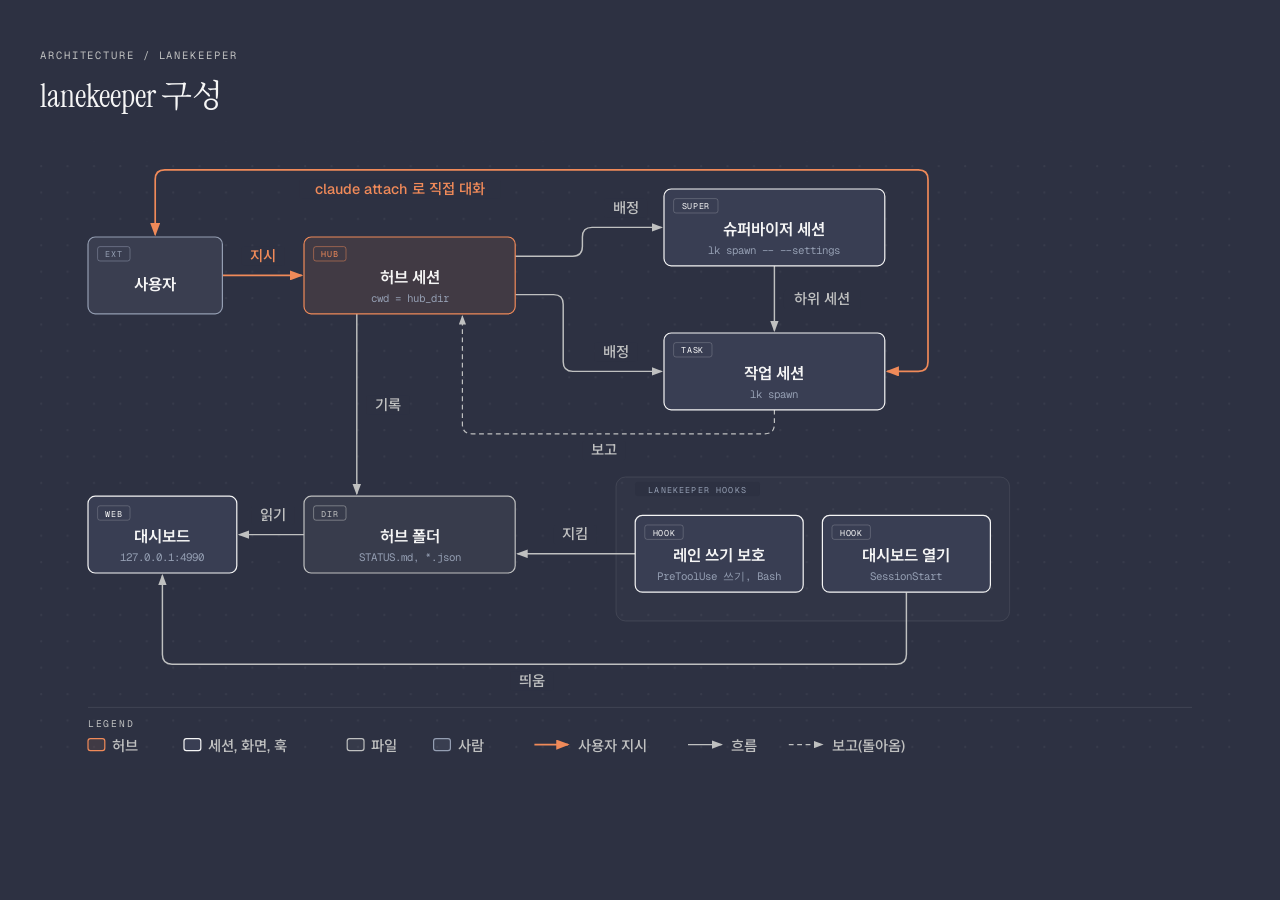
<file: docs/diagrams/ko/architecture-dark.html>
<!DOCTYPE html>
<html lang="ko">
<head>
<meta charset="UTF-8">
<meta name="viewport" content="width=device-width, initial-scale=1.0">
<title>lanekeeper 구성</title>
<link href="https://fonts.googleapis.com/css2?family=Instrument+Serif:ital@0;1&family=Geist:wght@400;500;600&family=Geist+Mono:wght@400;500;600&family=Noto+Sans+KR:wght@500;600&family=Noto+Serif+KR&display=swap" rel="stylesheet">
<style>
*, *::before, *::after { box-sizing: border-box; margin: 0; padding: 0; }
body { background: #2d3142; color: #f5f5f5; font-family: 'Geist', 'Noto Sans KR', sans-serif; padding: 3rem 2rem; }
.frame { max-width: 1200px; margin: 0 auto; }
.eyebrow { font-family: 'Geist Mono', monospace; font-size: 0.66rem; letter-spacing: 0.18em; text-transform: uppercase; color: #bfc0c0; margin-bottom: 0.5rem; }
h1 { font-family: 'Instrument Serif', 'Noto Serif KR', serif; font-weight: 400; font-size: 2rem; margin-bottom: 1.5rem; }
.scroll { overflow-x: auto; }
svg { width: 100%; min-width: 1000px; display: block; }
</style>
</head>
<body>
<div class="frame">
<p class="eyebrow">Architecture / lanekeeper</p>
<h1>lanekeeper 구성</h1>
<div class="scroll">
<svg viewBox="0 24 1000 524" xmlns="http://www.w3.org/2000/svg" role="img" aria-labelledby="architecture-dark-title architecture-dark-desc">
<title id="architecture-dark-title">lanekeeper 구성</title>
<desc id="architecture-dark-desc">사용자가 허브 세션에 지시하면 허브가 lk spawn 으로 띄운 슈퍼바이저와 작업 세션에 배정하고 보고를 받아 허브 폴더에 기록하며, 여러 번 주고받을 일은 사용자가 claude attach 로 작업 세션에 직접 들어가 이야기하고, 대시보드가 그 폴더를 읽고 플러그인 훅 두 개가 대시보드 기동과 허브 폴더와 레인 쓰기 보호를 맡는 구성.</desc>
<defs>
<pattern id="architecture-dark-dots" width="22" height="22" patternUnits="userSpaceOnUse"><circle cx="1" cy="1" r="0.9" fill="rgba(245,245,245,0.1)"/></pattern>
<marker id="architecture-dark-arrow" markerWidth="8" markerHeight="6" refX="7" refY="3" orient="auto"><polygon points="0 0, 8 3, 0 6" fill="#bfc0c0"/></marker>
<marker id="architecture-dark-arrow-accent" markerWidth="8" markerHeight="6" refX="7" refY="3" orient="auto-start-reverse"><polygon points="0 0, 8 3, 0 6" fill="#f08a59"/></marker>
</defs>
<rect y="24" width="1000" height="524" fill="#2d3142"/>
<rect y="24" width="1000" height="524" fill="url(#architecture-dark-dots)" opacity="0.55"/>
<rect x="480" y="304" width="328" height="120" rx="8" fill="rgba(245,245,245,0.02)" stroke="rgba(245,245,245,0.1)" stroke-width="0.8"/>
<rect x="496" y="308" width="104" height="12" rx="2" fill="#2d3142"/>
<text x="548" y="317" fill="#949eb2" font-size="7" font-family="'Geist Mono', ui-monospace, monospace" text-anchor="middle" letter-spacing="0.14em">LANEKEEPER HOOKS</text>
<path d="M 152,136 H 218" fill="none" stroke="#f08a59" stroke-width="1.4" marker-end="url(#architecture-dark-arrow-accent)"/>
<path d="M 96,102 V 56 Q 96,48 104,48 H 732 Q 740,48 740,56 V 208 Q 740,216 732,216 H 706" fill="none" stroke="#f08a59" stroke-width="1.4" marker-start="url(#architecture-dark-arrow-accent)" marker-end="url(#architecture-dark-arrow-accent)"/>
<path d="M 396,120 H 444 Q 452,120 452,112 V 104 Q 452,96 460,96 H 518" fill="none" stroke="#bfc0c0" stroke-width="1.2" marker-end="url(#architecture-dark-arrow)"/>
<path d="M 396,152 H 428 Q 436,152 436,160 V 208 Q 436,216 444,216 H 518" fill="none" stroke="#bfc0c0" stroke-width="1.2" marker-end="url(#architecture-dark-arrow)"/>
<path d="M 612,128 V 182" fill="none" stroke="#bfc0c0" stroke-width="1.2" marker-end="url(#architecture-dark-arrow)"/>
<path d="M 612,248 V 260 Q 612,268 604,268 H 360 Q 352,268 352,260 V 170" fill="none" stroke="#bfc0c0" stroke-width="1" stroke-dasharray="4,3" marker-end="url(#architecture-dark-arrow)"/>
<path d="M 264,168 V 318" fill="none" stroke="#bfc0c0" stroke-width="1.2" marker-end="url(#architecture-dark-arrow)"/>
<path d="M 220,352 H 166" fill="none" stroke="#bfc0c0" stroke-width="1.2" marker-end="url(#architecture-dark-arrow)"/>
<path d="M 496,368 H 398" fill="none" stroke="#bfc0c0" stroke-width="1.2" marker-end="url(#architecture-dark-arrow)"/>
<path d="M 722,400 V 452 Q 722,460 714,460 H 110 Q 102,460 102,452 V 386" fill="none" stroke="#bfc0c0" stroke-width="1.2" marker-end="url(#architecture-dark-arrow)"/>
<rect x="168" y="112" width="36" height="16" rx="2" fill="#2d3142"/>
<text x="186" y="124" fill="#f08a59" font-size="12" font-weight="500" font-family="'Geist', 'Noto Sans KR', 'Apple SD Gothic Neo', 'Malgun Gothic', sans-serif" text-anchor="middle">지시</text>
<rect x="216" y="56" width="168" height="16" rx="2" fill="#2d3142"/>
<text x="300" y="68" fill="#f08a59" font-size="12" font-weight="500" font-family="'Geist', 'Noto Sans KR', 'Apple SD Gothic Neo', 'Malgun Gothic', sans-serif" text-anchor="middle">claude attach 로 직접 대화</text>
<rect x="470" y="72" width="36" height="16" rx="2" fill="#2d3142"/>
<text x="488" y="84" fill="#bfc0c0" font-size="12" font-weight="500" font-family="'Geist', 'Noto Sans KR', 'Apple SD Gothic Neo', 'Malgun Gothic', sans-serif" text-anchor="middle">배정</text>
<rect x="462" y="192" width="36" height="16" rx="2" fill="#2d3142"/>
<text x="480" y="204" fill="#bfc0c0" font-size="12" font-weight="500" font-family="'Geist', 'Noto Sans KR', 'Apple SD Gothic Neo', 'Malgun Gothic', sans-serif" text-anchor="middle">배정</text>
<rect x="620" y="148" width="64" height="16" rx="2" fill="#2d3142"/>
<text x="652" y="160" fill="#bfc0c0" font-size="12" font-weight="500" font-family="'Geist', 'Noto Sans KR', 'Apple SD Gothic Neo', 'Malgun Gothic', sans-serif" text-anchor="middle">하위 세션</text>
<rect x="452" y="274" width="36" height="16" rx="2" fill="#2d3142"/>
<text x="470" y="286" fill="#bfc0c0" font-size="12" font-weight="500" font-family="'Geist', 'Noto Sans KR', 'Apple SD Gothic Neo', 'Malgun Gothic', sans-serif" text-anchor="middle">보고</text>
<rect x="272" y="236" width="36" height="16" rx="2" fill="#2d3142"/>
<text x="290" y="248" fill="#bfc0c0" font-size="12" font-weight="500" font-family="'Geist', 'Noto Sans KR', 'Apple SD Gothic Neo', 'Malgun Gothic', sans-serif" text-anchor="middle">기록</text>
<rect x="176" y="328" width="36" height="16" rx="2" fill="#2d3142"/>
<text x="194" y="340" fill="#bfc0c0" font-size="12" font-weight="500" font-family="'Geist', 'Noto Sans KR', 'Apple SD Gothic Neo', 'Malgun Gothic', sans-serif" text-anchor="middle">읽기</text>
<rect x="428" y="344" width="36" height="16" rx="2" fill="#2d3142"/>
<text x="446" y="356" fill="#bfc0c0" font-size="12" font-weight="500" font-family="'Geist', 'Noto Sans KR', 'Apple SD Gothic Neo', 'Malgun Gothic', sans-serif" text-anchor="middle">지킴</text>
<rect x="392" y="466" width="36" height="16" rx="2" fill="#2d3142"/>
<text x="410" y="478" fill="#bfc0c0" font-size="12" font-weight="500" font-family="'Geist', 'Noto Sans KR', 'Apple SD Gothic Neo', 'Malgun Gothic', sans-serif" text-anchor="middle">띄움</text>
<rect x="40" y="104" width="112" height="64" rx="6" fill="#2d3142"/>
<rect x="40" y="104" width="112" height="64" rx="6" fill="rgba(148,158,178,0.12)" stroke="#949eb2" stroke-width="1"/>
<rect x="48" y="112" width="27" height="12" rx="2" fill="transparent" stroke="#949eb2" stroke-opacity="0.5" stroke-width="0.8"/>
<text x="61.5" y="121" fill="#949eb2" font-size="7" font-family="'Geist Mono', ui-monospace, monospace" text-anchor="middle" letter-spacing="0.08em">EXT</text>
<text x="96" y="148" fill="#f5f5f5" font-size="13" font-weight="600" font-family="'Geist', 'Noto Sans KR', 'Apple SD Gothic Neo', 'Malgun Gothic', sans-serif" text-anchor="middle">사용자</text>
<rect x="220" y="104" width="176" height="64" rx="6" fill="#2d3142"/>
<rect x="220" y="104" width="176" height="64" rx="6" fill="rgba(240,138,89,0.10)" stroke="#f08a59" stroke-width="1"/>
<rect x="228" y="112" width="27" height="12" rx="2" fill="transparent" stroke="#f08a59" stroke-opacity="0.5" stroke-width="0.8"/>
<text x="241.5" y="121" fill="#f08a59" font-size="7" font-family="'Geist Mono', ui-monospace, monospace" text-anchor="middle" letter-spacing="0.08em">HUB</text>
<text x="308" y="142" fill="#f5f5f5" font-size="13" font-weight="600" font-family="'Geist', 'Noto Sans KR', 'Apple SD Gothic Neo', 'Malgun Gothic', sans-serif" text-anchor="middle">허브 세션</text>
<text x="308" y="158" fill="#949eb2" font-size="9" font-family="'Geist Mono', ui-monospace, monospace" text-anchor="middle">cwd = hub_dir</text>
<rect x="520" y="64" width="184" height="64" rx="6" fill="#2d3142"/>
<rect x="520" y="64" width="184" height="64" rx="6" fill="#393e53" stroke="#f5f5f5" stroke-width="1"/>
<rect x="528" y="72" width="37" height="12" rx="2" fill="transparent" stroke="rgba(245,245,245,0.4)" stroke-opacity="0.5" stroke-width="0.8"/>
<text x="546.5" y="81" fill="#f5f5f5" font-size="7" font-family="'Geist Mono', ui-monospace, monospace" text-anchor="middle" letter-spacing="0.08em">SUPER</text>
<text x="612" y="102" fill="#f5f5f5" font-size="13" font-weight="600" font-family="'Geist', 'Noto Sans KR', 'Apple SD Gothic Neo', 'Malgun Gothic', sans-serif" text-anchor="middle">슈퍼바이저 세션</text>
<text x="612" y="118" fill="#949eb2" font-size="9" font-family="'Geist Mono', ui-monospace, monospace" text-anchor="middle">lk spawn -- --settings</text>
<rect x="520" y="184" width="184" height="64" rx="6" fill="#2d3142"/>
<rect x="520" y="184" width="184" height="64" rx="6" fill="#393e53" stroke="#f5f5f5" stroke-width="1"/>
<rect x="528" y="192" width="32" height="12" rx="2" fill="transparent" stroke="rgba(245,245,245,0.4)" stroke-opacity="0.5" stroke-width="0.8"/>
<text x="544" y="201" fill="#f5f5f5" font-size="7" font-family="'Geist Mono', ui-monospace, monospace" text-anchor="middle" letter-spacing="0.08em">TASK</text>
<text x="612" y="222" fill="#f5f5f5" font-size="13" font-weight="600" font-family="'Geist', 'Noto Sans KR', 'Apple SD Gothic Neo', 'Malgun Gothic', sans-serif" text-anchor="middle">작업 세션</text>
<text x="612" y="238" fill="#949eb2" font-size="9" font-family="'Geist Mono', ui-monospace, monospace" text-anchor="middle">lk spawn</text>
<rect x="220" y="320" width="176" height="64" rx="6" fill="#2d3142"/>
<rect x="220" y="320" width="176" height="64" rx="6" fill="rgba(245,245,245,0.05)" stroke="#bfc0c0" stroke-width="1"/>
<rect x="228" y="328" width="27" height="12" rx="2" fill="transparent" stroke="#bfc0c0" stroke-opacity="0.5" stroke-width="0.8"/>
<text x="241.5" y="337" fill="#bfc0c0" font-size="7" font-family="'Geist Mono', ui-monospace, monospace" text-anchor="middle" letter-spacing="0.08em">DIR</text>
<text x="308" y="358" fill="#f5f5f5" font-size="13" font-weight="600" font-family="'Geist', 'Noto Sans KR', 'Apple SD Gothic Neo', 'Malgun Gothic', sans-serif" text-anchor="middle">허브 폴더</text>
<text x="308" y="374" fill="#949eb2" font-size="9" font-family="'Geist Mono', ui-monospace, monospace" text-anchor="middle">STATUS.md, *.json</text>
<rect x="40" y="320" width="124" height="64" rx="6" fill="#2d3142"/>
<rect x="40" y="320" width="124" height="64" rx="6" fill="#393e53" stroke="#f5f5f5" stroke-width="1"/>
<rect x="48" y="328" width="27" height="12" rx="2" fill="transparent" stroke="rgba(245,245,245,0.4)" stroke-opacity="0.5" stroke-width="0.8"/>
<text x="61.5" y="337" fill="#f5f5f5" font-size="7" font-family="'Geist Mono', ui-monospace, monospace" text-anchor="middle" letter-spacing="0.08em">WEB</text>
<text x="102" y="358" fill="#f5f5f5" font-size="13" font-weight="600" font-family="'Geist', 'Noto Sans KR', 'Apple SD Gothic Neo', 'Malgun Gothic', sans-serif" text-anchor="middle">대시보드</text>
<text x="102" y="374" fill="#949eb2" font-size="9" font-family="'Geist Mono', ui-monospace, monospace" text-anchor="middle">127.0.0.1:4990</text>
<rect x="496" y="336" width="140" height="64" rx="6" fill="#2d3142"/>
<rect x="496" y="336" width="140" height="64" rx="6" fill="#393e53" stroke="#f5f5f5" stroke-width="1"/>
<rect x="504" y="344" width="32" height="12" rx="2" fill="transparent" stroke="rgba(245,245,245,0.4)" stroke-opacity="0.5" stroke-width="0.8"/>
<text x="520" y="353" fill="#f5f5f5" font-size="7" font-family="'Geist Mono', ui-monospace, monospace" text-anchor="middle" letter-spacing="0.08em">HOOK</text>
<text x="566" y="374" fill="#f5f5f5" font-size="13" font-weight="600" font-family="'Geist', 'Noto Sans KR', 'Apple SD Gothic Neo', 'Malgun Gothic', sans-serif" text-anchor="middle">레인 쓰기 보호</text>
<text x="566" y="390" fill="#949eb2" font-size="9" font-family="'Geist Mono', ui-monospace, monospace" text-anchor="middle">PreToolUse 쓰기, Bash</text>
<rect x="652" y="336" width="140" height="64" rx="6" fill="#2d3142"/>
<rect x="652" y="336" width="140" height="64" rx="6" fill="#393e53" stroke="#f5f5f5" stroke-width="1"/>
<rect x="660" y="344" width="32" height="12" rx="2" fill="transparent" stroke="rgba(245,245,245,0.4)" stroke-opacity="0.5" stroke-width="0.8"/>
<text x="676" y="353" fill="#f5f5f5" font-size="7" font-family="'Geist Mono', ui-monospace, monospace" text-anchor="middle" letter-spacing="0.08em">HOOK</text>
<text x="722" y="374" fill="#f5f5f5" font-size="13" font-weight="600" font-family="'Geist', 'Noto Sans KR', 'Apple SD Gothic Neo', 'Malgun Gothic', sans-serif" text-anchor="middle">대시보드 열기</text>
<text x="722" y="390" fill="#949eb2" font-size="9" font-family="'Geist Mono', ui-monospace, monospace" text-anchor="middle">SessionStart</text>
<line x1="40" y1="496" x2="960" y2="496" stroke="rgba(245,245,245,0.1)" stroke-width="0.8"/>
<text x="40" y="512" fill="#bfc0c0" font-size="8" font-family="'Geist Mono', ui-monospace, monospace" letter-spacing="0.18em">LEGEND</text>
<rect x="40" y="522" width="14" height="10" rx="2" fill="rgba(240,138,89,0.10)" stroke="#f08a59" stroke-width="1"/>
<text x="60" y="532" fill="#bfc0c0" font-size="12" font-weight="500" font-family="'Geist', 'Noto Sans KR', 'Apple SD Gothic Neo', 'Malgun Gothic', sans-serif">허브</text>
<rect x="120" y="522" width="14" height="10" rx="2" fill="#393e53" stroke="#f5f5f5" stroke-width="1"/>
<text x="140" y="532" fill="#bfc0c0" font-size="12" font-weight="500" font-family="'Geist', 'Noto Sans KR', 'Apple SD Gothic Neo', 'Malgun Gothic', sans-serif">세션, 화면, 훅</text>
<rect x="256" y="522" width="14" height="10" rx="2" fill="rgba(245,245,245,0.05)" stroke="#bfc0c0" stroke-width="1"/>
<text x="276" y="532" fill="#bfc0c0" font-size="12" font-weight="500" font-family="'Geist', 'Noto Sans KR', 'Apple SD Gothic Neo', 'Malgun Gothic', sans-serif">파일</text>
<rect x="328" y="522" width="14" height="10" rx="2" fill="rgba(148,158,178,0.12)" stroke="#949eb2" stroke-width="1"/>
<text x="348" y="532" fill="#bfc0c0" font-size="12" font-weight="500" font-family="'Geist', 'Noto Sans KR', 'Apple SD Gothic Neo', 'Malgun Gothic', sans-serif">사람</text>
<line x1="412" y1="527" x2="440" y2="527" stroke="#f08a59" stroke-width="1.4" marker-end="url(#architecture-dark-arrow-accent)"/>
<text x="448" y="532" fill="#bfc0c0" font-size="12" font-weight="500" font-family="'Geist', 'Noto Sans KR', 'Apple SD Gothic Neo', 'Malgun Gothic', sans-serif">사용자 지시</text>
<line x1="540" y1="527" x2="568" y2="527" stroke="#bfc0c0" stroke-width="1.2" marker-end="url(#architecture-dark-arrow)"/>
<text x="576" y="532" fill="#bfc0c0" font-size="12" font-weight="500" font-family="'Geist', 'Noto Sans KR', 'Apple SD Gothic Neo', 'Malgun Gothic', sans-serif">흐름</text>
<line x1="624" y1="527" x2="652" y2="527" stroke="#bfc0c0" stroke-width="1" stroke-dasharray="4,3" marker-end="url(#architecture-dark-arrow)"/>
<text x="660" y="532" fill="#bfc0c0" font-size="12" font-weight="500" font-family="'Geist', 'Noto Sans KR', 'Apple SD Gothic Neo', 'Malgun Gothic', sans-serif">보고(돌아옴)</text>
</svg>
</div>
</div>
</body>
</html>
</file>
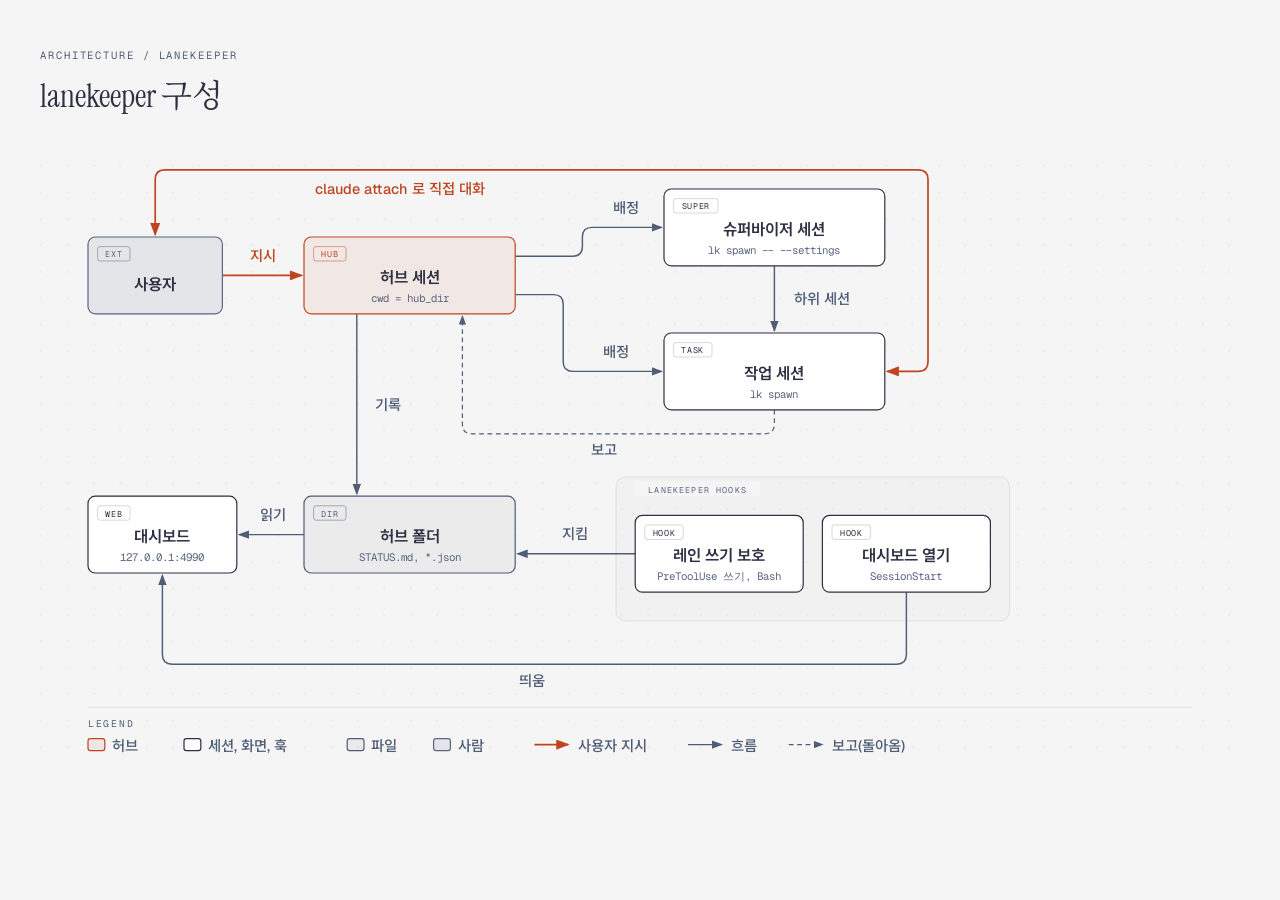
<file: docs/diagrams/ko/architecture.html>
<!DOCTYPE html>
<html lang="ko">
<head>
<meta charset="UTF-8">
<meta name="viewport" content="width=device-width, initial-scale=1.0">
<title>lanekeeper 구성</title>
<link href="https://fonts.googleapis.com/css2?family=Instrument+Serif:ital@0;1&family=Geist:wght@400;500;600&family=Geist+Mono:wght@400;500;600&family=Noto+Sans+KR:wght@500;600&family=Noto+Serif+KR&display=swap" rel="stylesheet">
<style>
*, *::before, *::after { box-sizing: border-box; margin: 0; padding: 0; }
body { background: #f5f5f5; color: #2d3142; font-family: 'Geist', 'Noto Sans KR', sans-serif; padding: 3rem 2rem; }
.frame { max-width: 1200px; margin: 0 auto; }
.eyebrow { font-family: 'Geist Mono', monospace; font-size: 0.66rem; letter-spacing: 0.18em; text-transform: uppercase; color: #4f5d75; margin-bottom: 0.5rem; }
h1 { font-family: 'Instrument Serif', 'Noto Serif KR', serif; font-weight: 400; font-size: 2rem; margin-bottom: 1.5rem; }
.scroll { overflow-x: auto; }
svg { width: 100%; min-width: 1000px; display: block; }
</style>
</head>
<body>
<div class="frame">
<p class="eyebrow">Architecture / lanekeeper</p>
<h1>lanekeeper 구성</h1>
<div class="scroll">
<svg viewBox="0 24 1000 524" xmlns="http://www.w3.org/2000/svg" role="img" aria-labelledby="architecture-title architecture-desc">
<title id="architecture-title">lanekeeper 구성</title>
<desc id="architecture-desc">사용자가 허브 세션에 지시하면 허브가 lk spawn 으로 띄운 슈퍼바이저와 작업 세션에 배정하고 보고를 받아 허브 폴더에 기록하며, 여러 번 주고받을 일은 사용자가 claude attach 로 작업 세션에 직접 들어가 이야기하고, 대시보드가 그 폴더를 읽고 플러그인 훅 두 개가 대시보드 기동과 허브 폴더와 레인 쓰기 보호를 맡는 구성.</desc>
<defs>
<pattern id="architecture-dots" width="22" height="22" patternUnits="userSpaceOnUse"><circle cx="1" cy="1" r="0.9" fill="rgba(45,49,66,0.1)"/></pattern>
<marker id="architecture-arrow" markerWidth="8" markerHeight="6" refX="7" refY="3" orient="auto"><polygon points="0 0, 8 3, 0 6" fill="#4f5d75"/></marker>
<marker id="architecture-arrow-accent" markerWidth="8" markerHeight="6" refX="7" refY="3" orient="auto-start-reverse"><polygon points="0 0, 8 3, 0 6" fill="#bf4520"/></marker>
</defs>
<rect y="24" width="1000" height="524" fill="#f5f5f5"/>
<rect y="24" width="1000" height="524" fill="url(#architecture-dots)" opacity="0.55"/>
<rect x="480" y="304" width="328" height="120" rx="8" fill="rgba(45,49,66,0.02)" stroke="rgba(45,49,66,0.1)" stroke-width="0.8"/>
<rect x="496" y="308" width="104" height="12" rx="2" fill="#f5f5f5"/>
<text x="548" y="317" fill="#5a6580" font-size="7" font-family="'Geist Mono', ui-monospace, monospace" text-anchor="middle" letter-spacing="0.14em">LANEKEEPER HOOKS</text>
<path d="M 152,136 H 218" fill="none" stroke="#bf4520" stroke-width="1.4" marker-end="url(#architecture-arrow-accent)"/>
<path d="M 96,102 V 56 Q 96,48 104,48 H 732 Q 740,48 740,56 V 208 Q 740,216 732,216 H 706" fill="none" stroke="#bf4520" stroke-width="1.4" marker-start="url(#architecture-arrow-accent)" marker-end="url(#architecture-arrow-accent)"/>
<path d="M 396,120 H 444 Q 452,120 452,112 V 104 Q 452,96 460,96 H 518" fill="none" stroke="#4f5d75" stroke-width="1.2" marker-end="url(#architecture-arrow)"/>
<path d="M 396,152 H 428 Q 436,152 436,160 V 208 Q 436,216 444,216 H 518" fill="none" stroke="#4f5d75" stroke-width="1.2" marker-end="url(#architecture-arrow)"/>
<path d="M 612,128 V 182" fill="none" stroke="#4f5d75" stroke-width="1.2" marker-end="url(#architecture-arrow)"/>
<path d="M 612,248 V 260 Q 612,268 604,268 H 360 Q 352,268 352,260 V 170" fill="none" stroke="#4f5d75" stroke-width="1" stroke-dasharray="4,3" marker-end="url(#architecture-arrow)"/>
<path d="M 264,168 V 318" fill="none" stroke="#4f5d75" stroke-width="1.2" marker-end="url(#architecture-arrow)"/>
<path d="M 220,352 H 166" fill="none" stroke="#4f5d75" stroke-width="1.2" marker-end="url(#architecture-arrow)"/>
<path d="M 496,368 H 398" fill="none" stroke="#4f5d75" stroke-width="1.2" marker-end="url(#architecture-arrow)"/>
<path d="M 722,400 V 452 Q 722,460 714,460 H 110 Q 102,460 102,452 V 386" fill="none" stroke="#4f5d75" stroke-width="1.2" marker-end="url(#architecture-arrow)"/>
<rect x="168" y="112" width="36" height="16" rx="2" fill="#f5f5f5"/>
<text x="186" y="124" fill="#bf4520" font-size="12" font-weight="500" font-family="'Geist', 'Noto Sans KR', 'Apple SD Gothic Neo', 'Malgun Gothic', sans-serif" text-anchor="middle">지시</text>
<rect x="216" y="56" width="168" height="16" rx="2" fill="#f5f5f5"/>
<text x="300" y="68" fill="#bf4520" font-size="12" font-weight="500" font-family="'Geist', 'Noto Sans KR', 'Apple SD Gothic Neo', 'Malgun Gothic', sans-serif" text-anchor="middle">claude attach 로 직접 대화</text>
<rect x="470" y="72" width="36" height="16" rx="2" fill="#f5f5f5"/>
<text x="488" y="84" fill="#4f5d75" font-size="12" font-weight="500" font-family="'Geist', 'Noto Sans KR', 'Apple SD Gothic Neo', 'Malgun Gothic', sans-serif" text-anchor="middle">배정</text>
<rect x="462" y="192" width="36" height="16" rx="2" fill="#f5f5f5"/>
<text x="480" y="204" fill="#4f5d75" font-size="12" font-weight="500" font-family="'Geist', 'Noto Sans KR', 'Apple SD Gothic Neo', 'Malgun Gothic', sans-serif" text-anchor="middle">배정</text>
<rect x="620" y="148" width="64" height="16" rx="2" fill="#f5f5f5"/>
<text x="652" y="160" fill="#4f5d75" font-size="12" font-weight="500" font-family="'Geist', 'Noto Sans KR', 'Apple SD Gothic Neo', 'Malgun Gothic', sans-serif" text-anchor="middle">하위 세션</text>
<rect x="452" y="274" width="36" height="16" rx="2" fill="#f5f5f5"/>
<text x="470" y="286" fill="#4f5d75" font-size="12" font-weight="500" font-family="'Geist', 'Noto Sans KR', 'Apple SD Gothic Neo', 'Malgun Gothic', sans-serif" text-anchor="middle">보고</text>
<rect x="272" y="236" width="36" height="16" rx="2" fill="#f5f5f5"/>
<text x="290" y="248" fill="#4f5d75" font-size="12" font-weight="500" font-family="'Geist', 'Noto Sans KR', 'Apple SD Gothic Neo', 'Malgun Gothic', sans-serif" text-anchor="middle">기록</text>
<rect x="176" y="328" width="36" height="16" rx="2" fill="#f5f5f5"/>
<text x="194" y="340" fill="#4f5d75" font-size="12" font-weight="500" font-family="'Geist', 'Noto Sans KR', 'Apple SD Gothic Neo', 'Malgun Gothic', sans-serif" text-anchor="middle">읽기</text>
<rect x="428" y="344" width="36" height="16" rx="2" fill="#f5f5f5"/>
<text x="446" y="356" fill="#4f5d75" font-size="12" font-weight="500" font-family="'Geist', 'Noto Sans KR', 'Apple SD Gothic Neo', 'Malgun Gothic', sans-serif" text-anchor="middle">지킴</text>
<rect x="392" y="466" width="36" height="16" rx="2" fill="#f5f5f5"/>
<text x="410" y="478" fill="#4f5d75" font-size="12" font-weight="500" font-family="'Geist', 'Noto Sans KR', 'Apple SD Gothic Neo', 'Malgun Gothic', sans-serif" text-anchor="middle">띄움</text>
<rect x="40" y="104" width="112" height="64" rx="6" fill="#f5f5f5"/>
<rect x="40" y="104" width="112" height="64" rx="6" fill="rgba(79,93,117,0.10)" stroke="#5a6580" stroke-width="1"/>
<rect x="48" y="112" width="27" height="12" rx="2" fill="transparent" stroke="#5a6580" stroke-opacity="0.5" stroke-width="0.8"/>
<text x="61.5" y="121" fill="#5a6580" font-size="7" font-family="'Geist Mono', ui-monospace, monospace" text-anchor="middle" letter-spacing="0.08em">EXT</text>
<text x="96" y="148" fill="#2d3142" font-size="13" font-weight="600" font-family="'Geist', 'Noto Sans KR', 'Apple SD Gothic Neo', 'Malgun Gothic', sans-serif" text-anchor="middle">사용자</text>
<rect x="220" y="104" width="176" height="64" rx="6" fill="#f5f5f5"/>
<rect x="220" y="104" width="176" height="64" rx="6" fill="rgba(191,69,32,0.08)" stroke="#bf4520" stroke-width="1"/>
<rect x="228" y="112" width="27" height="12" rx="2" fill="transparent" stroke="#bf4520" stroke-opacity="0.5" stroke-width="0.8"/>
<text x="241.5" y="121" fill="#bf4520" font-size="7" font-family="'Geist Mono', ui-monospace, monospace" text-anchor="middle" letter-spacing="0.08em">HUB</text>
<text x="308" y="142" fill="#2d3142" font-size="13" font-weight="600" font-family="'Geist', 'Noto Sans KR', 'Apple SD Gothic Neo', 'Malgun Gothic', sans-serif" text-anchor="middle">허브 세션</text>
<text x="308" y="158" fill="#5a6580" font-size="9" font-family="'Geist Mono', ui-monospace, monospace" text-anchor="middle">cwd = hub_dir</text>
<rect x="520" y="64" width="184" height="64" rx="6" fill="#f5f5f5"/>
<rect x="520" y="64" width="184" height="64" rx="6" fill="#ffffff" stroke="#2d3142" stroke-width="1"/>
<rect x="528" y="72" width="37" height="12" rx="2" fill="transparent" stroke="rgba(45,49,66,0.4)" stroke-opacity="0.5" stroke-width="0.8"/>
<text x="546.5" y="81" fill="#2d3142" font-size="7" font-family="'Geist Mono', ui-monospace, monospace" text-anchor="middle" letter-spacing="0.08em">SUPER</text>
<text x="612" y="102" fill="#2d3142" font-size="13" font-weight="600" font-family="'Geist', 'Noto Sans KR', 'Apple SD Gothic Neo', 'Malgun Gothic', sans-serif" text-anchor="middle">슈퍼바이저 세션</text>
<text x="612" y="118" fill="#5a6580" font-size="9" font-family="'Geist Mono', ui-monospace, monospace" text-anchor="middle">lk spawn -- --settings</text>
<rect x="520" y="184" width="184" height="64" rx="6" fill="#f5f5f5"/>
<rect x="520" y="184" width="184" height="64" rx="6" fill="#ffffff" stroke="#2d3142" stroke-width="1"/>
<rect x="528" y="192" width="32" height="12" rx="2" fill="transparent" stroke="rgba(45,49,66,0.4)" stroke-opacity="0.5" stroke-width="0.8"/>
<text x="544" y="201" fill="#2d3142" font-size="7" font-family="'Geist Mono', ui-monospace, monospace" text-anchor="middle" letter-spacing="0.08em">TASK</text>
<text x="612" y="222" fill="#2d3142" font-size="13" font-weight="600" font-family="'Geist', 'Noto Sans KR', 'Apple SD Gothic Neo', 'Malgun Gothic', sans-serif" text-anchor="middle">작업 세션</text>
<text x="612" y="238" fill="#5a6580" font-size="9" font-family="'Geist Mono', ui-monospace, monospace" text-anchor="middle">lk spawn</text>
<rect x="220" y="320" width="176" height="64" rx="6" fill="#f5f5f5"/>
<rect x="220" y="320" width="176" height="64" rx="6" fill="rgba(45,49,66,0.05)" stroke="#4f5d75" stroke-width="1"/>
<rect x="228" y="328" width="27" height="12" rx="2" fill="transparent" stroke="#4f5d75" stroke-opacity="0.5" stroke-width="0.8"/>
<text x="241.5" y="337" fill="#4f5d75" font-size="7" font-family="'Geist Mono', ui-monospace, monospace" text-anchor="middle" letter-spacing="0.08em">DIR</text>
<text x="308" y="358" fill="#2d3142" font-size="13" font-weight="600" font-family="'Geist', 'Noto Sans KR', 'Apple SD Gothic Neo', 'Malgun Gothic', sans-serif" text-anchor="middle">허브 폴더</text>
<text x="308" y="374" fill="#5a6580" font-size="9" font-family="'Geist Mono', ui-monospace, monospace" text-anchor="middle">STATUS.md, *.json</text>
<rect x="40" y="320" width="124" height="64" rx="6" fill="#f5f5f5"/>
<rect x="40" y="320" width="124" height="64" rx="6" fill="#ffffff" stroke="#2d3142" stroke-width="1"/>
<rect x="48" y="328" width="27" height="12" rx="2" fill="transparent" stroke="rgba(45,49,66,0.4)" stroke-opacity="0.5" stroke-width="0.8"/>
<text x="61.5" y="337" fill="#2d3142" font-size="7" font-family="'Geist Mono', ui-monospace, monospace" text-anchor="middle" letter-spacing="0.08em">WEB</text>
<text x="102" y="358" fill="#2d3142" font-size="13" font-weight="600" font-family="'Geist', 'Noto Sans KR', 'Apple SD Gothic Neo', 'Malgun Gothic', sans-serif" text-anchor="middle">대시보드</text>
<text x="102" y="374" fill="#5a6580" font-size="9" font-family="'Geist Mono', ui-monospace, monospace" text-anchor="middle">127.0.0.1:4990</text>
<rect x="496" y="336" width="140" height="64" rx="6" fill="#f5f5f5"/>
<rect x="496" y="336" width="140" height="64" rx="6" fill="#ffffff" stroke="#2d3142" stroke-width="1"/>
<rect x="504" y="344" width="32" height="12" rx="2" fill="transparent" stroke="rgba(45,49,66,0.4)" stroke-opacity="0.5" stroke-width="0.8"/>
<text x="520" y="353" fill="#2d3142" font-size="7" font-family="'Geist Mono', ui-monospace, monospace" text-anchor="middle" letter-spacing="0.08em">HOOK</text>
<text x="566" y="374" fill="#2d3142" font-size="13" font-weight="600" font-family="'Geist', 'Noto Sans KR', 'Apple SD Gothic Neo', 'Malgun Gothic', sans-serif" text-anchor="middle">레인 쓰기 보호</text>
<text x="566" y="390" fill="#5a6580" font-size="9" font-family="'Geist Mono', ui-monospace, monospace" text-anchor="middle">PreToolUse 쓰기, Bash</text>
<rect x="652" y="336" width="140" height="64" rx="6" fill="#f5f5f5"/>
<rect x="652" y="336" width="140" height="64" rx="6" fill="#ffffff" stroke="#2d3142" stroke-width="1"/>
<rect x="660" y="344" width="32" height="12" rx="2" fill="transparent" stroke="rgba(45,49,66,0.4)" stroke-opacity="0.5" stroke-width="0.8"/>
<text x="676" y="353" fill="#2d3142" font-size="7" font-family="'Geist Mono', ui-monospace, monospace" text-anchor="middle" letter-spacing="0.08em">HOOK</text>
<text x="722" y="374" fill="#2d3142" font-size="13" font-weight="600" font-family="'Geist', 'Noto Sans KR', 'Apple SD Gothic Neo', 'Malgun Gothic', sans-serif" text-anchor="middle">대시보드 열기</text>
<text x="722" y="390" fill="#5a6580" font-size="9" font-family="'Geist Mono', ui-monospace, monospace" text-anchor="middle">SessionStart</text>
<line x1="40" y1="496" x2="960" y2="496" stroke="rgba(45,49,66,0.1)" stroke-width="0.8"/>
<text x="40" y="512" fill="#4f5d75" font-size="8" font-family="'Geist Mono', ui-monospace, monospace" letter-spacing="0.18em">LEGEND</text>
<rect x="40" y="522" width="14" height="10" rx="2" fill="rgba(191,69,32,0.08)" stroke="#bf4520" stroke-width="1"/>
<text x="60" y="532" fill="#4f5d75" font-size="12" font-weight="500" font-family="'Geist', 'Noto Sans KR', 'Apple SD Gothic Neo', 'Malgun Gothic', sans-serif">허브</text>
<rect x="120" y="522" width="14" height="10" rx="2" fill="#ffffff" stroke="#2d3142" stroke-width="1"/>
<text x="140" y="532" fill="#4f5d75" font-size="12" font-weight="500" font-family="'Geist', 'Noto Sans KR', 'Apple SD Gothic Neo', 'Malgun Gothic', sans-serif">세션, 화면, 훅</text>
<rect x="256" y="522" width="14" height="10" rx="2" fill="rgba(45,49,66,0.05)" stroke="#4f5d75" stroke-width="1"/>
<text x="276" y="532" fill="#4f5d75" font-size="12" font-weight="500" font-family="'Geist', 'Noto Sans KR', 'Apple SD Gothic Neo', 'Malgun Gothic', sans-serif">파일</text>
<rect x="328" y="522" width="14" height="10" rx="2" fill="rgba(79,93,117,0.10)" stroke="#5a6580" stroke-width="1"/>
<text x="348" y="532" fill="#4f5d75" font-size="12" font-weight="500" font-family="'Geist', 'Noto Sans KR', 'Apple SD Gothic Neo', 'Malgun Gothic', sans-serif">사람</text>
<line x1="412" y1="527" x2="440" y2="527" stroke="#bf4520" stroke-width="1.4" marker-end="url(#architecture-arrow-accent)"/>
<text x="448" y="532" fill="#4f5d75" font-size="12" font-weight="500" font-family="'Geist', 'Noto Sans KR', 'Apple SD Gothic Neo', 'Malgun Gothic', sans-serif">사용자 지시</text>
<line x1="540" y1="527" x2="568" y2="527" stroke="#4f5d75" stroke-width="1.2" marker-end="url(#architecture-arrow)"/>
<text x="576" y="532" fill="#4f5d75" font-size="12" font-weight="500" font-family="'Geist', 'Noto Sans KR', 'Apple SD Gothic Neo', 'Malgun Gothic', sans-serif">흐름</text>
<line x1="624" y1="527" x2="652" y2="527" stroke="#4f5d75" stroke-width="1" stroke-dasharray="4,3" marker-end="url(#architecture-arrow)"/>
<text x="660" y="532" fill="#4f5d75" font-size="12" font-weight="500" font-family="'Geist', 'Noto Sans KR', 'Apple SD Gothic Neo', 'Malgun Gothic', sans-serif">보고(돌아옴)</text>
</svg>
</div>
</div>
</body>
</html>
</file>
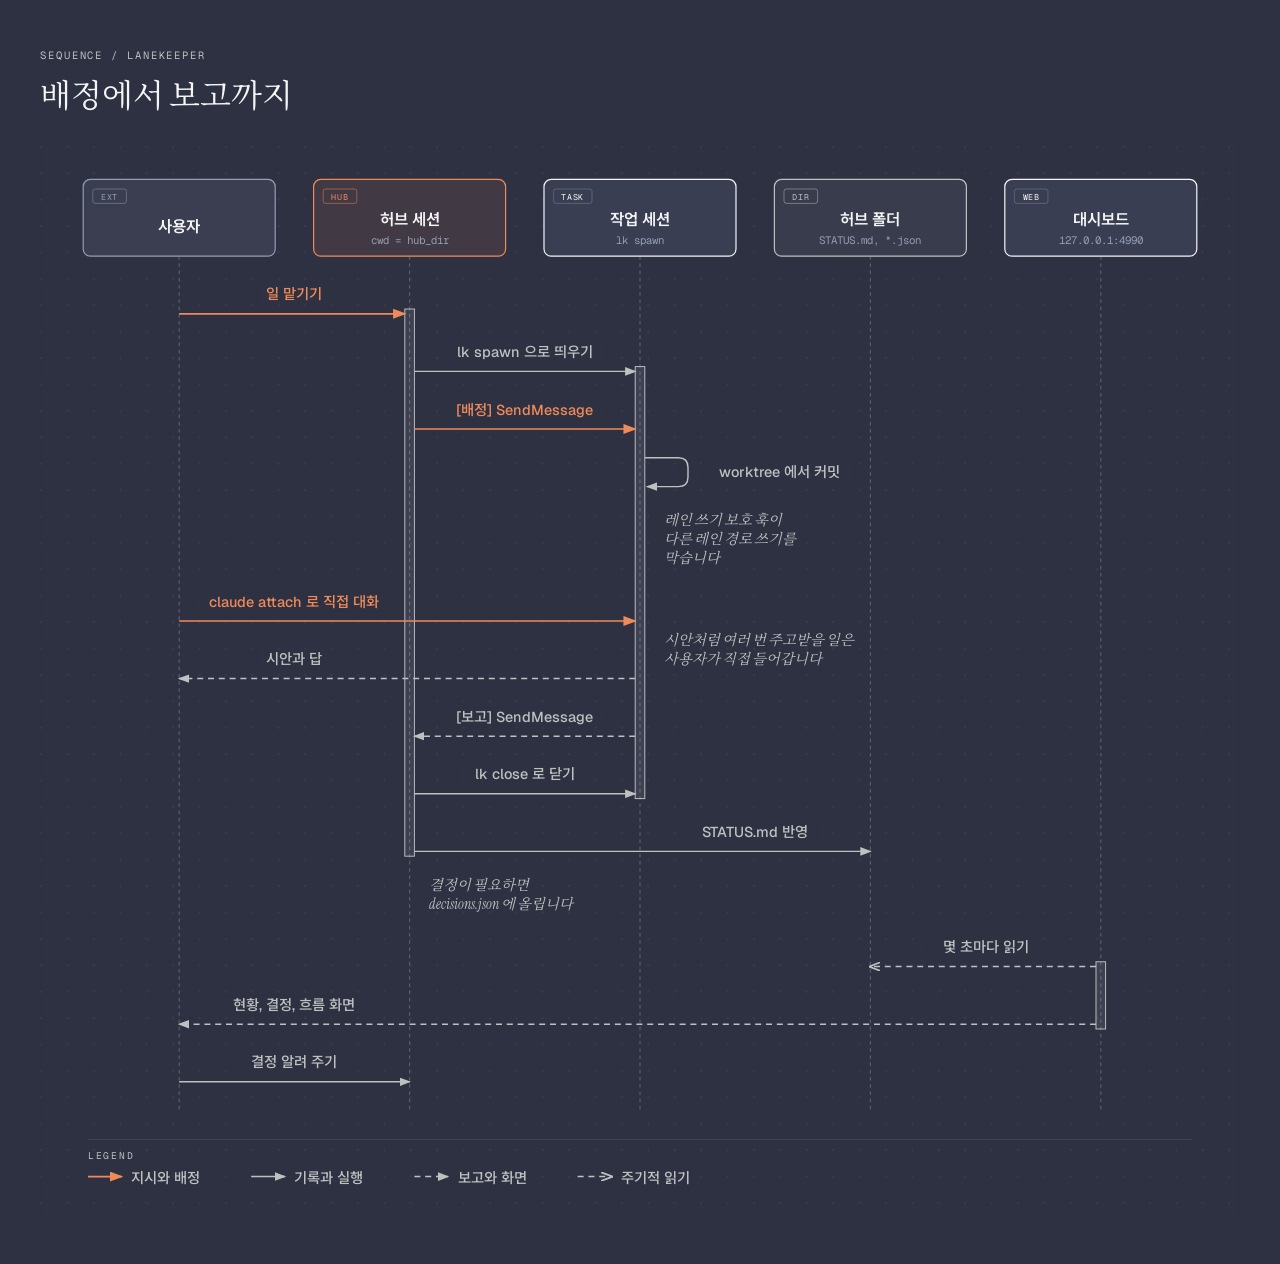
<file: docs/diagrams/ko/flow-dark.html>
<!DOCTYPE html>
<html lang="ko">
<head>
<meta charset="UTF-8">
<meta name="viewport" content="width=device-width, initial-scale=1.0">
<title>배정에서 보고까지</title>
<link href="https://fonts.googleapis.com/css2?family=Instrument+Serif:ital@0;1&family=Geist:wght@400;500;600&family=Geist+Mono:wght@400;500;600&family=Noto+Sans+KR:wght@500;600&family=Noto+Serif+KR&display=swap" rel="stylesheet">
<style>
*, *::before, *::after { box-sizing: border-box; margin: 0; padding: 0; }
body { background: #2d3142; color: #f5f5f5; font-family: 'Geist', 'Noto Sans KR', 'Apple SD Gothic Neo', 'Malgun Gothic', sans-serif; padding: 3rem 2rem; }
.frame { max-width: 1200px; margin: 0 auto; }
.eyebrow { font-family: 'Geist Mono', monospace; font-size: 0.66rem; letter-spacing: 0.18em; text-transform: uppercase; color: #bfc0c0; margin-bottom: 0.5rem; }
h1 { font-family: 'Instrument Serif', 'Noto Serif KR', serif; font-weight: 400; font-size: 2rem; margin-bottom: 1.5rem; }
.scroll { overflow-x: auto; }
svg { width: 100%; min-width: 1000px; display: block; }
</style>
</head>
<body>
<div class="frame">
<p class="eyebrow">Sequence / lanekeeper</p>
<h1>배정에서 보고까지</h1>
<div class="scroll">
<svg viewBox="0 40 1000 896" xmlns="http://www.w3.org/2000/svg" role="img" aria-labelledby="flow-dark-title flow-dark-desc">
<title id="flow-dark-title">배정에서 보고까지</title>
<desc id="flow-dark-desc">사용자가 허브 세션에 일을 맡기면 허브가 lk spawn 으로 작업 세션을 띄워 배정을 보내고, 시안처럼 여러 번 주고받을 일은 사용자가 claude attach 로 작업 세션에 들어가 직접 이야기하며, 작업 세션이 worktree 에서 일한 뒤 보고하면 허브가 lk close 로 닫고 허브 폴더에 기록하고, 대시보드가 그 폴더를 읽어 사용자에게 보여 주는 순서.</desc>
<defs>
<pattern id="flow-dark-dots" width="22" height="22" patternUnits="userSpaceOnUse"><circle cx="1" cy="1" r="0.9" fill="rgba(245,245,245,0.1)"/></pattern>
<marker id="flow-dark-arrow" markerWidth="8" markerHeight="6" refX="7" refY="3" orient="auto"><polygon points="0 0, 8 3, 0 6" fill="#bfc0c0"/></marker>
<marker id="flow-dark-arrow-accent" markerWidth="8" markerHeight="6" refX="7" refY="3" orient="auto"><polygon points="0 0, 8 3, 0 6" fill="#f08a59"/></marker>
<marker id="flow-dark-arrow-open" markerWidth="8" markerHeight="6" refX="7" refY="3" orient="auto"><polyline points="0 0, 8 3, 0 6" fill="none" stroke="#bfc0c0" stroke-width="1.2"/></marker>
</defs>
<rect y="40" width="1000" height="896" fill="#2d3142"/>
<rect y="40" width="1000" height="896" fill="url(#flow-dark-dots)" opacity="0.55"/>
<line x1="116" y1="136" x2="116" y2="848" stroke="rgba(245,245,245,0.22)" stroke-width="1" stroke-dasharray="3,3"/>
<line x1="308" y1="136" x2="308" y2="848" stroke="rgba(245,245,245,0.22)" stroke-width="1" stroke-dasharray="3,3"/>
<line x1="500" y1="136" x2="500" y2="848" stroke="rgba(245,245,245,0.22)" stroke-width="1" stroke-dasharray="3,3"/>
<line x1="692" y1="136" x2="692" y2="848" stroke="rgba(245,245,245,0.22)" stroke-width="1" stroke-dasharray="3,3"/>
<line x1="884" y1="136" x2="884" y2="848" stroke="rgba(245,245,245,0.22)" stroke-width="1" stroke-dasharray="3,3"/>
<rect x="304" y="180" width="8" height="456" fill="rgba(245,245,245,0.08)" stroke="#bfc0c0" stroke-width="0.8"/>
<rect x="496" y="228" width="8" height="360" fill="rgba(245,245,245,0.08)" stroke="#bfc0c0" stroke-width="0.8"/>
<rect x="880" y="724" width="8" height="56" fill="rgba(245,245,245,0.08)" stroke="#bfc0c0" stroke-width="0.8"/>
<line x1="116" y1="184" x2="304" y2="184" stroke="#f08a59" stroke-width="1.4" marker-end="url(#flow-dark-arrow-accent)"/>
<line x1="312" y1="232" x2="496" y2="232" stroke="#bfc0c0" stroke-width="1.2" marker-end="url(#flow-dark-arrow)"/>
<line x1="312" y1="280" x2="496" y2="280" stroke="#f08a59" stroke-width="1.4" marker-end="url(#flow-dark-arrow-accent)"/>
<path d="M 504 304 H 532 Q 540 304 540 312 V 320 Q 540 328 532 328 H 506" fill="none" stroke="#bfc0c0" stroke-width="1.2" marker-end="url(#flow-dark-arrow)"/>
<line x1="116" y1="440" x2="496" y2="440" stroke="#f08a59" stroke-width="1.4" marker-end="url(#flow-dark-arrow-accent)"/>
<line x1="496" y1="488" x2="116" y2="488" stroke="#bfc0c0" stroke-width="1.2" stroke-dasharray="5,4" marker-end="url(#flow-dark-arrow)"/>
<line x1="496" y1="536" x2="312" y2="536" stroke="#bfc0c0" stroke-width="1.2" stroke-dasharray="5,4" marker-end="url(#flow-dark-arrow)"/>
<line x1="312" y1="584" x2="496" y2="584" stroke="#bfc0c0" stroke-width="1.2" marker-end="url(#flow-dark-arrow)"/>
<line x1="312" y1="632" x2="692" y2="632" stroke="#bfc0c0" stroke-width="1.2" marker-end="url(#flow-dark-arrow)"/>
<line x1="880" y1="728" x2="692" y2="728" stroke="#bfc0c0" stroke-width="1.2" stroke-dasharray="5,4" marker-end="url(#flow-dark-arrow-open)"/>
<line x1="880" y1="776" x2="116" y2="776" stroke="#bfc0c0" stroke-width="1.2" stroke-dasharray="5,4" marker-end="url(#flow-dark-arrow)"/>
<line x1="116" y1="824" x2="308" y2="824" stroke="#bfc0c0" stroke-width="1.2" marker-end="url(#flow-dark-arrow)"/>
<rect x="180" y="160" width="64" height="16" rx="2" fill="#2d3142"/>
<text x="212" y="172" fill="#f08a59" font-size="12" font-weight="500" font-family="'Geist', 'Noto Sans KR', 'Apple SD Gothic Neo', 'Malgun Gothic', sans-serif" text-anchor="middle">일 맡기기</text>
<rect x="336" y="208" width="136" height="16" rx="2" fill="#2d3142"/>
<text x="404" y="220" fill="#bfc0c0" font-size="12" font-weight="500" font-family="'Geist', 'Noto Sans KR', 'Apple SD Gothic Neo', 'Malgun Gothic', sans-serif" text-anchor="middle">lk spawn 으로 띄우기</text>
<rect x="336" y="256" width="136" height="16" rx="2" fill="#2d3142"/>
<text x="404" y="268" fill="#f08a59" font-size="12" font-weight="500" font-family="'Geist', 'Noto Sans KR', 'Apple SD Gothic Neo', 'Malgun Gothic', sans-serif" text-anchor="middle">[배정] SendMessage</text>
<rect x="552" y="308" width="128" height="16" rx="2" fill="#2d3142"/>
<text x="616" y="320" fill="#bfc0c0" font-size="12" font-weight="500" font-family="'Geist', 'Noto Sans KR', 'Apple SD Gothic Neo', 'Malgun Gothic', sans-serif" text-anchor="middle">worktree 에서 커밋</text>
<rect x="336" y="512" width="136" height="16" rx="2" fill="#2d3142"/>
<text x="404" y="524" fill="#bfc0c0" font-size="12" font-weight="500" font-family="'Geist', 'Noto Sans KR', 'Apple SD Gothic Neo', 'Malgun Gothic', sans-serif" text-anchor="middle">[보고] SendMessage</text>
<rect x="128" y="416" width="168" height="16" rx="2" fill="#2d3142"/>
<text x="212" y="428" fill="#f08a59" font-size="12" font-weight="500" font-family="'Geist', 'Noto Sans KR', 'Apple SD Gothic Neo', 'Malgun Gothic', sans-serif" text-anchor="middle">claude attach 로 직접 대화</text>
<rect x="180" y="464" width="64" height="16" rx="2" fill="#2d3142"/>
<text x="212" y="476" fill="#bfc0c0" font-size="12" font-weight="500" font-family="'Geist', 'Noto Sans KR', 'Apple SD Gothic Neo', 'Malgun Gothic', sans-serif" text-anchor="middle">시안과 답</text>
<rect x="348" y="560" width="112" height="16" rx="2" fill="#2d3142"/>
<text x="404" y="572" fill="#bfc0c0" font-size="12" font-weight="500" font-family="'Geist', 'Noto Sans KR', 'Apple SD Gothic Neo', 'Malgun Gothic', sans-serif" text-anchor="middle">lk close 로 닫기</text>
<rect x="544" y="608" width="104" height="16" rx="2" fill="#2d3142"/>
<text x="596" y="620" fill="#bfc0c0" font-size="12" font-weight="500" font-family="'Geist', 'Noto Sans KR', 'Apple SD Gothic Neo', 'Malgun Gothic', sans-serif" text-anchor="middle">STATUS.md 반영</text>
<rect x="740" y="704" width="96" height="16" rx="2" fill="#2d3142"/>
<text x="788" y="716" fill="#bfc0c0" font-size="12" font-weight="500" font-family="'Geist', 'Noto Sans KR', 'Apple SD Gothic Neo', 'Malgun Gothic', sans-serif" text-anchor="middle">몇 초마다 읽기</text>
<rect x="142" y="752" width="140" height="16" rx="2" fill="#2d3142"/>
<text x="212" y="764" fill="#bfc0c0" font-size="12" font-weight="500" font-family="'Geist', 'Noto Sans KR', 'Apple SD Gothic Neo', 'Malgun Gothic', sans-serif" text-anchor="middle">현황, 결정, 흐름 화면</text>
<rect x="164" y="800" width="96" height="16" rx="2" fill="#2d3142"/>
<text x="212" y="812" fill="#bfc0c0" font-size="12" font-weight="500" font-family="'Geist', 'Noto Sans KR', 'Apple SD Gothic Neo', 'Malgun Gothic', sans-serif" text-anchor="middle">결정 알려 주기</text>
<text x="520" y="360" fill="#bfc0c0" font-size="12" font-style="italic" font-family="'Instrument Serif', 'Noto Serif KR', serif">레인 쓰기 보호 훅이</text>
<text x="520" y="376" fill="#bfc0c0" font-size="12" font-style="italic" font-family="'Instrument Serif', 'Noto Serif KR', serif">다른 레인 경로 쓰기를</text>
<text x="520" y="392" fill="#bfc0c0" font-size="12" font-style="italic" font-family="'Instrument Serif', 'Noto Serif KR', serif">막습니다</text>
<text x="520" y="460" fill="#bfc0c0" font-size="12" font-style="italic" font-family="'Instrument Serif', 'Noto Serif KR', serif">시안처럼 여러 번 주고받을 일은</text>
<text x="520" y="476" fill="#bfc0c0" font-size="12" font-style="italic" font-family="'Instrument Serif', 'Noto Serif KR', serif">사용자가 직접 들어갑니다</text>
<text x="324" y="664" fill="#bfc0c0" font-size="12" font-style="italic" font-family="'Instrument Serif', 'Noto Serif KR', serif">결정이 필요하면</text>
<text x="324" y="680" fill="#bfc0c0" font-size="12" font-style="italic" font-family="'Instrument Serif', 'Noto Serif KR', serif">decisions.json 에 올립니다</text>
<rect x="36" y="72" width="160" height="64" rx="6" fill="#2d3142"/>
<rect x="36" y="72" width="160" height="64" rx="6" fill="rgba(148,158,178,0.12)" stroke="#949eb2" stroke-width="1"/>
<rect x="44" y="80" width="28" height="12" rx="2" fill="transparent" stroke="#949eb2" stroke-opacity="0.5" stroke-width="0.8"/>
<text x="58" y="89" fill="#949eb2" font-size="7" font-family="'Geist Mono', 'Noto Sans KR', ui-monospace, monospace" text-anchor="middle" letter-spacing="0.08em">EXT</text>
<text x="116" y="116" fill="#f5f5f5" font-size="13" font-weight="600" font-family="'Geist', 'Noto Sans KR', 'Apple SD Gothic Neo', 'Malgun Gothic', sans-serif" text-anchor="middle">사용자</text>
<rect x="228" y="72" width="160" height="64" rx="6" fill="#2d3142"/>
<rect x="228" y="72" width="160" height="64" rx="6" fill="rgba(240,138,89,0.10)" stroke="#f08a59" stroke-width="1"/>
<rect x="236" y="80" width="28" height="12" rx="2" fill="transparent" stroke="#f08a59" stroke-opacity="0.5" stroke-width="0.8"/>
<text x="250" y="89" fill="#f08a59" font-size="7" font-family="'Geist Mono', 'Noto Sans KR', ui-monospace, monospace" text-anchor="middle" letter-spacing="0.08em">HUB</text>
<text x="308" y="110" fill="#f5f5f5" font-size="13" font-weight="600" font-family="'Geist', 'Noto Sans KR', 'Apple SD Gothic Neo', 'Malgun Gothic', sans-serif" text-anchor="middle">허브 세션</text>
<text x="308" y="126" fill="#949eb2" font-size="9" font-family="'Geist Mono', 'Noto Sans KR', ui-monospace, monospace" text-anchor="middle">cwd = hub_dir</text>
<rect x="420" y="72" width="160" height="64" rx="6" fill="#2d3142"/>
<rect x="420" y="72" width="160" height="64" rx="6" fill="#393e53" stroke="#f5f5f5" stroke-width="1"/>
<rect x="428" y="80" width="32" height="12" rx="2" fill="transparent" stroke="rgba(245,245,245,0.4)" stroke-opacity="0.5" stroke-width="0.8"/>
<text x="444" y="89" fill="#f5f5f5" font-size="7" font-family="'Geist Mono', 'Noto Sans KR', ui-monospace, monospace" text-anchor="middle" letter-spacing="0.08em">TASK</text>
<text x="500" y="110" fill="#f5f5f5" font-size="13" font-weight="600" font-family="'Geist', 'Noto Sans KR', 'Apple SD Gothic Neo', 'Malgun Gothic', sans-serif" text-anchor="middle">작업 세션</text>
<text x="500" y="126" fill="#949eb2" font-size="9" font-family="'Geist Mono', 'Noto Sans KR', ui-monospace, monospace" text-anchor="middle">lk spawn</text>
<rect x="612" y="72" width="160" height="64" rx="6" fill="#2d3142"/>
<rect x="612" y="72" width="160" height="64" rx="6" fill="rgba(245,245,245,0.05)" stroke="#bfc0c0" stroke-width="1"/>
<rect x="620" y="80" width="28" height="12" rx="2" fill="transparent" stroke="#bfc0c0" stroke-opacity="0.5" stroke-width="0.8"/>
<text x="634" y="89" fill="#bfc0c0" font-size="7" font-family="'Geist Mono', 'Noto Sans KR', ui-monospace, monospace" text-anchor="middle" letter-spacing="0.08em">DIR</text>
<text x="692" y="110" fill="#f5f5f5" font-size="13" font-weight="600" font-family="'Geist', 'Noto Sans KR', 'Apple SD Gothic Neo', 'Malgun Gothic', sans-serif" text-anchor="middle">허브 폴더</text>
<text x="692" y="126" fill="#949eb2" font-size="9" font-family="'Geist Mono', 'Noto Sans KR', ui-monospace, monospace" text-anchor="middle">STATUS.md, *.json</text>
<rect x="804" y="72" width="160" height="64" rx="6" fill="#2d3142"/>
<rect x="804" y="72" width="160" height="64" rx="6" fill="#393e53" stroke="#f5f5f5" stroke-width="1"/>
<rect x="812" y="80" width="28" height="12" rx="2" fill="transparent" stroke="rgba(245,245,245,0.4)" stroke-opacity="0.5" stroke-width="0.8"/>
<text x="826" y="89" fill="#f5f5f5" font-size="7" font-family="'Geist Mono', 'Noto Sans KR', ui-monospace, monospace" text-anchor="middle" letter-spacing="0.08em">WEB</text>
<text x="884" y="110" fill="#f5f5f5" font-size="13" font-weight="600" font-family="'Geist', 'Noto Sans KR', 'Apple SD Gothic Neo', 'Malgun Gothic', sans-serif" text-anchor="middle">대시보드</text>
<text x="884" y="126" fill="#949eb2" font-size="9" font-family="'Geist Mono', 'Noto Sans KR', ui-monospace, monospace" text-anchor="middle">127.0.0.1:4990</text>
<line x1="40" y1="872" x2="960" y2="872" stroke="rgba(245,245,245,0.1)" stroke-width="0.8"/>
<text x="40" y="888" fill="#bfc0c0" font-size="8" font-family="'Geist Mono', 'Noto Sans KR', ui-monospace, monospace" letter-spacing="0.18em">LEGEND</text>
<line x1="40" y1="903" x2="68" y2="903" stroke="#f08a59" stroke-width="1.4" marker-end="url(#flow-dark-arrow-accent)"/>
<text x="76" y="908" fill="#bfc0c0" font-size="12" font-weight="500" font-family="'Geist', 'Noto Sans KR', 'Apple SD Gothic Neo', 'Malgun Gothic', sans-serif">지시와 배정</text>
<line x1="176" y1="903" x2="204" y2="903" stroke="#bfc0c0" stroke-width="1.2" marker-end="url(#flow-dark-arrow)"/>
<text x="212" y="908" fill="#bfc0c0" font-size="12" font-weight="500" font-family="'Geist', 'Noto Sans KR', 'Apple SD Gothic Neo', 'Malgun Gothic', sans-serif">기록과 실행</text>
<line x1="312" y1="903" x2="340" y2="903" stroke="#bfc0c0" stroke-width="1.2" stroke-dasharray="5,4" marker-end="url(#flow-dark-arrow)"/>
<text x="348" y="908" fill="#bfc0c0" font-size="12" font-weight="500" font-family="'Geist', 'Noto Sans KR', 'Apple SD Gothic Neo', 'Malgun Gothic', sans-serif">보고와 화면</text>
<line x1="448" y1="903" x2="476" y2="903" stroke="#bfc0c0" stroke-width="1.2" stroke-dasharray="5,4" marker-end="url(#flow-dark-arrow-open)"/>
<text x="484" y="908" fill="#bfc0c0" font-size="12" font-weight="500" font-family="'Geist', 'Noto Sans KR', 'Apple SD Gothic Neo', 'Malgun Gothic', sans-serif">주기적 읽기</text>
</svg>
</div>
</div>
</body>
</html>
</file>
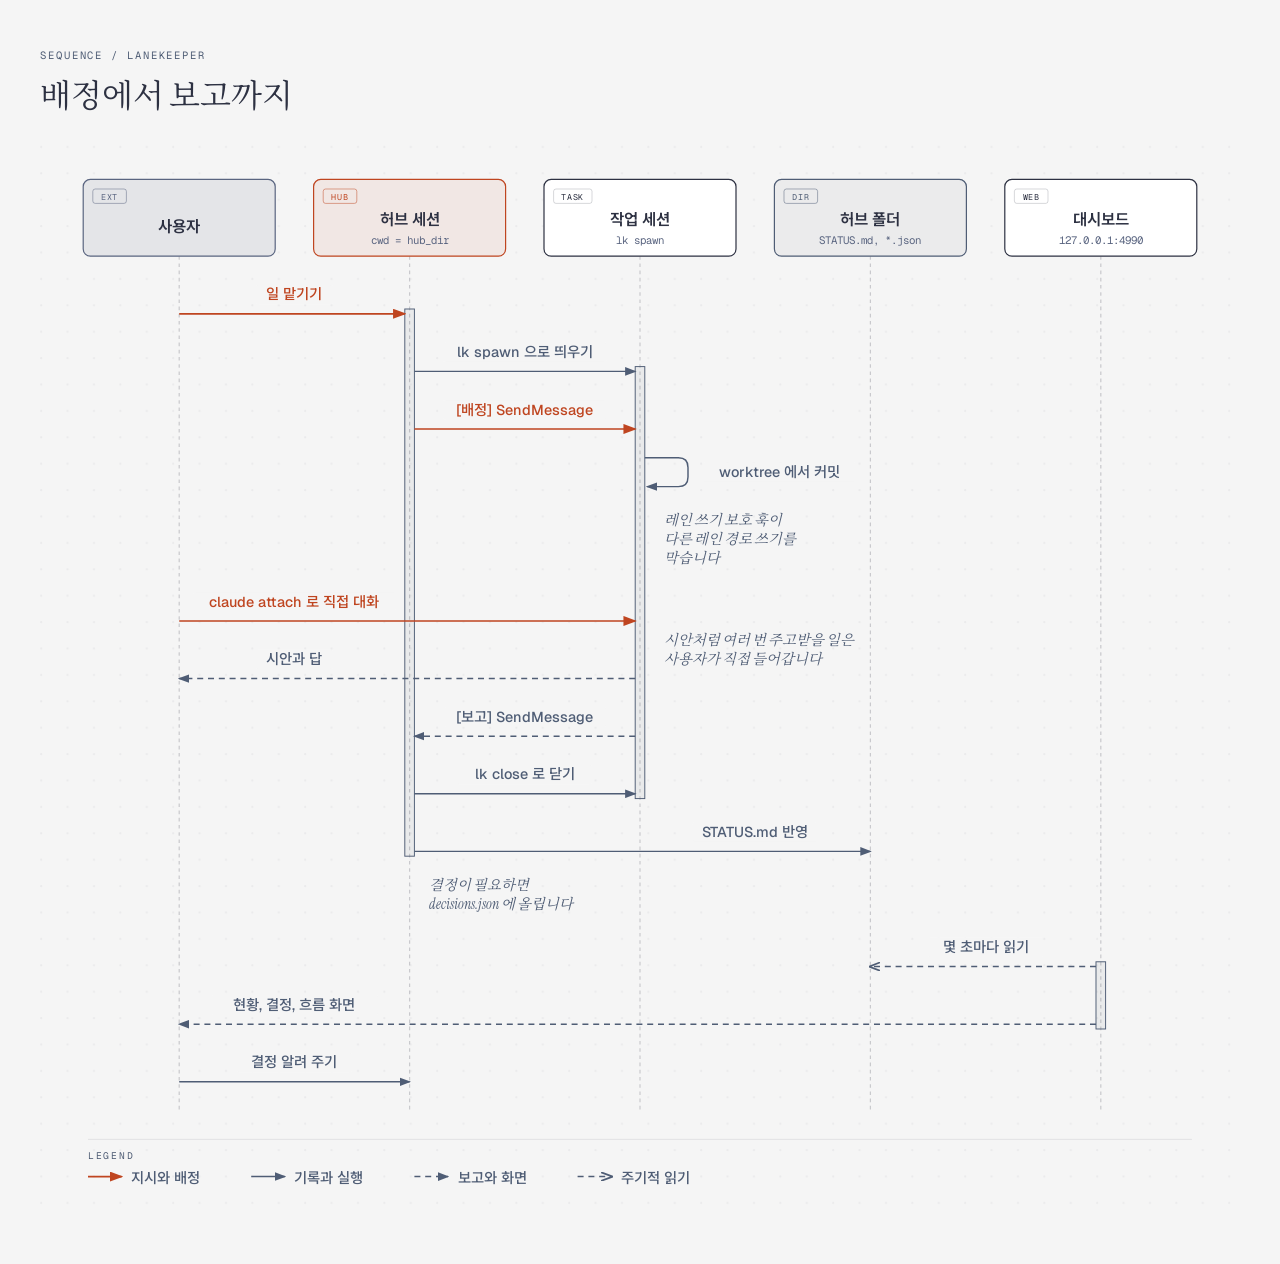
<file: docs/diagrams/ko/flow.html>
<!DOCTYPE html>
<html lang="ko">
<head>
<meta charset="UTF-8">
<meta name="viewport" content="width=device-width, initial-scale=1.0">
<title>배정에서 보고까지</title>
<link href="https://fonts.googleapis.com/css2?family=Instrument+Serif:ital@0;1&family=Geist:wght@400;500;600&family=Geist+Mono:wght@400;500;600&family=Noto+Sans+KR:wght@500;600&family=Noto+Serif+KR&display=swap" rel="stylesheet">
<style>
*, *::before, *::after { box-sizing: border-box; margin: 0; padding: 0; }
body { background: #f5f5f5; color: #2d3142; font-family: 'Geist', 'Noto Sans KR', 'Apple SD Gothic Neo', 'Malgun Gothic', sans-serif; padding: 3rem 2rem; }
.frame { max-width: 1200px; margin: 0 auto; }
.eyebrow { font-family: 'Geist Mono', monospace; font-size: 0.66rem; letter-spacing: 0.18em; text-transform: uppercase; color: #4f5d75; margin-bottom: 0.5rem; }
h1 { font-family: 'Instrument Serif', 'Noto Serif KR', serif; font-weight: 400; font-size: 2rem; margin-bottom: 1.5rem; }
.scroll { overflow-x: auto; }
svg { width: 100%; min-width: 1000px; display: block; }
</style>
</head>
<body>
<div class="frame">
<p class="eyebrow">Sequence / lanekeeper</p>
<h1>배정에서 보고까지</h1>
<div class="scroll">
<svg viewBox="0 40 1000 896" xmlns="http://www.w3.org/2000/svg" role="img" aria-labelledby="flow-title flow-desc">
<title id="flow-title">배정에서 보고까지</title>
<desc id="flow-desc">사용자가 허브 세션에 일을 맡기면 허브가 lk spawn 으로 작업 세션을 띄워 배정을 보내고, 시안처럼 여러 번 주고받을 일은 사용자가 claude attach 로 작업 세션에 들어가 직접 이야기하며, 작업 세션이 worktree 에서 일한 뒤 보고하면 허브가 lk close 로 닫고 허브 폴더에 기록하고, 대시보드가 그 폴더를 읽어 사용자에게 보여 주는 순서.</desc>
<defs>
<pattern id="flow-dots" width="22" height="22" patternUnits="userSpaceOnUse"><circle cx="1" cy="1" r="0.9" fill="rgba(45,49,66,0.1)"/></pattern>
<marker id="flow-arrow" markerWidth="8" markerHeight="6" refX="7" refY="3" orient="auto"><polygon points="0 0, 8 3, 0 6" fill="#4f5d75"/></marker>
<marker id="flow-arrow-accent" markerWidth="8" markerHeight="6" refX="7" refY="3" orient="auto"><polygon points="0 0, 8 3, 0 6" fill="#bf4520"/></marker>
<marker id="flow-arrow-open" markerWidth="8" markerHeight="6" refX="7" refY="3" orient="auto"><polyline points="0 0, 8 3, 0 6" fill="none" stroke="#4f5d75" stroke-width="1.2"/></marker>
</defs>
<rect y="40" width="1000" height="896" fill="#f5f5f5"/>
<rect y="40" width="1000" height="896" fill="url(#flow-dots)" opacity="0.55"/>
<line x1="116" y1="136" x2="116" y2="848" stroke="rgba(45,49,66,0.22)" stroke-width="1" stroke-dasharray="3,3"/>
<line x1="308" y1="136" x2="308" y2="848" stroke="rgba(45,49,66,0.22)" stroke-width="1" stroke-dasharray="3,3"/>
<line x1="500" y1="136" x2="500" y2="848" stroke="rgba(45,49,66,0.22)" stroke-width="1" stroke-dasharray="3,3"/>
<line x1="692" y1="136" x2="692" y2="848" stroke="rgba(45,49,66,0.22)" stroke-width="1" stroke-dasharray="3,3"/>
<line x1="884" y1="136" x2="884" y2="848" stroke="rgba(45,49,66,0.22)" stroke-width="1" stroke-dasharray="3,3"/>
<rect x="304" y="180" width="8" height="456" fill="rgba(45,49,66,0.06)" stroke="#4f5d75" stroke-width="0.8"/>
<rect x="496" y="228" width="8" height="360" fill="rgba(45,49,66,0.06)" stroke="#4f5d75" stroke-width="0.8"/>
<rect x="880" y="724" width="8" height="56" fill="rgba(45,49,66,0.06)" stroke="#4f5d75" stroke-width="0.8"/>
<line x1="116" y1="184" x2="304" y2="184" stroke="#bf4520" stroke-width="1.4" marker-end="url(#flow-arrow-accent)"/>
<line x1="312" y1="232" x2="496" y2="232" stroke="#4f5d75" stroke-width="1.2" marker-end="url(#flow-arrow)"/>
<line x1="312" y1="280" x2="496" y2="280" stroke="#bf4520" stroke-width="1.4" marker-end="url(#flow-arrow-accent)"/>
<path d="M 504 304 H 532 Q 540 304 540 312 V 320 Q 540 328 532 328 H 506" fill="none" stroke="#4f5d75" stroke-width="1.2" marker-end="url(#flow-arrow)"/>
<line x1="116" y1="440" x2="496" y2="440" stroke="#bf4520" stroke-width="1.4" marker-end="url(#flow-arrow-accent)"/>
<line x1="496" y1="488" x2="116" y2="488" stroke="#4f5d75" stroke-width="1.2" stroke-dasharray="5,4" marker-end="url(#flow-arrow)"/>
<line x1="496" y1="536" x2="312" y2="536" stroke="#4f5d75" stroke-width="1.2" stroke-dasharray="5,4" marker-end="url(#flow-arrow)"/>
<line x1="312" y1="584" x2="496" y2="584" stroke="#4f5d75" stroke-width="1.2" marker-end="url(#flow-arrow)"/>
<line x1="312" y1="632" x2="692" y2="632" stroke="#4f5d75" stroke-width="1.2" marker-end="url(#flow-arrow)"/>
<line x1="880" y1="728" x2="692" y2="728" stroke="#4f5d75" stroke-width="1.2" stroke-dasharray="5,4" marker-end="url(#flow-arrow-open)"/>
<line x1="880" y1="776" x2="116" y2="776" stroke="#4f5d75" stroke-width="1.2" stroke-dasharray="5,4" marker-end="url(#flow-arrow)"/>
<line x1="116" y1="824" x2="308" y2="824" stroke="#4f5d75" stroke-width="1.2" marker-end="url(#flow-arrow)"/>
<rect x="180" y="160" width="64" height="16" rx="2" fill="#f5f5f5"/>
<text x="212" y="172" fill="#bf4520" font-size="12" font-weight="500" font-family="'Geist', 'Noto Sans KR', 'Apple SD Gothic Neo', 'Malgun Gothic', sans-serif" text-anchor="middle">일 맡기기</text>
<rect x="336" y="208" width="136" height="16" rx="2" fill="#f5f5f5"/>
<text x="404" y="220" fill="#4f5d75" font-size="12" font-weight="500" font-family="'Geist', 'Noto Sans KR', 'Apple SD Gothic Neo', 'Malgun Gothic', sans-serif" text-anchor="middle">lk spawn 으로 띄우기</text>
<rect x="336" y="256" width="136" height="16" rx="2" fill="#f5f5f5"/>
<text x="404" y="268" fill="#bf4520" font-size="12" font-weight="500" font-family="'Geist', 'Noto Sans KR', 'Apple SD Gothic Neo', 'Malgun Gothic', sans-serif" text-anchor="middle">[배정] SendMessage</text>
<rect x="552" y="308" width="128" height="16" rx="2" fill="#f5f5f5"/>
<text x="616" y="320" fill="#4f5d75" font-size="12" font-weight="500" font-family="'Geist', 'Noto Sans KR', 'Apple SD Gothic Neo', 'Malgun Gothic', sans-serif" text-anchor="middle">worktree 에서 커밋</text>
<rect x="336" y="512" width="136" height="16" rx="2" fill="#f5f5f5"/>
<text x="404" y="524" fill="#4f5d75" font-size="12" font-weight="500" font-family="'Geist', 'Noto Sans KR', 'Apple SD Gothic Neo', 'Malgun Gothic', sans-serif" text-anchor="middle">[보고] SendMessage</text>
<rect x="128" y="416" width="168" height="16" rx="2" fill="#f5f5f5"/>
<text x="212" y="428" fill="#bf4520" font-size="12" font-weight="500" font-family="'Geist', 'Noto Sans KR', 'Apple SD Gothic Neo', 'Malgun Gothic', sans-serif" text-anchor="middle">claude attach 로 직접 대화</text>
<rect x="180" y="464" width="64" height="16" rx="2" fill="#f5f5f5"/>
<text x="212" y="476" fill="#4f5d75" font-size="12" font-weight="500" font-family="'Geist', 'Noto Sans KR', 'Apple SD Gothic Neo', 'Malgun Gothic', sans-serif" text-anchor="middle">시안과 답</text>
<rect x="348" y="560" width="112" height="16" rx="2" fill="#f5f5f5"/>
<text x="404" y="572" fill="#4f5d75" font-size="12" font-weight="500" font-family="'Geist', 'Noto Sans KR', 'Apple SD Gothic Neo', 'Malgun Gothic', sans-serif" text-anchor="middle">lk close 로 닫기</text>
<rect x="544" y="608" width="104" height="16" rx="2" fill="#f5f5f5"/>
<text x="596" y="620" fill="#4f5d75" font-size="12" font-weight="500" font-family="'Geist', 'Noto Sans KR', 'Apple SD Gothic Neo', 'Malgun Gothic', sans-serif" text-anchor="middle">STATUS.md 반영</text>
<rect x="740" y="704" width="96" height="16" rx="2" fill="#f5f5f5"/>
<text x="788" y="716" fill="#4f5d75" font-size="12" font-weight="500" font-family="'Geist', 'Noto Sans KR', 'Apple SD Gothic Neo', 'Malgun Gothic', sans-serif" text-anchor="middle">몇 초마다 읽기</text>
<rect x="142" y="752" width="140" height="16" rx="2" fill="#f5f5f5"/>
<text x="212" y="764" fill="#4f5d75" font-size="12" font-weight="500" font-family="'Geist', 'Noto Sans KR', 'Apple SD Gothic Neo', 'Malgun Gothic', sans-serif" text-anchor="middle">현황, 결정, 흐름 화면</text>
<rect x="164" y="800" width="96" height="16" rx="2" fill="#f5f5f5"/>
<text x="212" y="812" fill="#4f5d75" font-size="12" font-weight="500" font-family="'Geist', 'Noto Sans KR', 'Apple SD Gothic Neo', 'Malgun Gothic', sans-serif" text-anchor="middle">결정 알려 주기</text>
<text x="520" y="360" fill="#4f5d75" font-size="12" font-style="italic" font-family="'Instrument Serif', 'Noto Serif KR', serif">레인 쓰기 보호 훅이</text>
<text x="520" y="376" fill="#4f5d75" font-size="12" font-style="italic" font-family="'Instrument Serif', 'Noto Serif KR', serif">다른 레인 경로 쓰기를</text>
<text x="520" y="392" fill="#4f5d75" font-size="12" font-style="italic" font-family="'Instrument Serif', 'Noto Serif KR', serif">막습니다</text>
<text x="520" y="460" fill="#4f5d75" font-size="12" font-style="italic" font-family="'Instrument Serif', 'Noto Serif KR', serif">시안처럼 여러 번 주고받을 일은</text>
<text x="520" y="476" fill="#4f5d75" font-size="12" font-style="italic" font-family="'Instrument Serif', 'Noto Serif KR', serif">사용자가 직접 들어갑니다</text>
<text x="324" y="664" fill="#4f5d75" font-size="12" font-style="italic" font-family="'Instrument Serif', 'Noto Serif KR', serif">결정이 필요하면</text>
<text x="324" y="680" fill="#4f5d75" font-size="12" font-style="italic" font-family="'Instrument Serif', 'Noto Serif KR', serif">decisions.json 에 올립니다</text>
<rect x="36" y="72" width="160" height="64" rx="6" fill="#f5f5f5"/>
<rect x="36" y="72" width="160" height="64" rx="6" fill="rgba(79,93,117,0.10)" stroke="#5a6580" stroke-width="1"/>
<rect x="44" y="80" width="28" height="12" rx="2" fill="transparent" stroke="#5a6580" stroke-opacity="0.5" stroke-width="0.8"/>
<text x="58" y="89" fill="#5a6580" font-size="7" font-family="'Geist Mono', 'Noto Sans KR', ui-monospace, monospace" text-anchor="middle" letter-spacing="0.08em">EXT</text>
<text x="116" y="116" fill="#2d3142" font-size="13" font-weight="600" font-family="'Geist', 'Noto Sans KR', 'Apple SD Gothic Neo', 'Malgun Gothic', sans-serif" text-anchor="middle">사용자</text>
<rect x="228" y="72" width="160" height="64" rx="6" fill="#f5f5f5"/>
<rect x="228" y="72" width="160" height="64" rx="6" fill="rgba(191,69,32,0.08)" stroke="#bf4520" stroke-width="1"/>
<rect x="236" y="80" width="28" height="12" rx="2" fill="transparent" stroke="#bf4520" stroke-opacity="0.5" stroke-width="0.8"/>
<text x="250" y="89" fill="#bf4520" font-size="7" font-family="'Geist Mono', 'Noto Sans KR', ui-monospace, monospace" text-anchor="middle" letter-spacing="0.08em">HUB</text>
<text x="308" y="110" fill="#2d3142" font-size="13" font-weight="600" font-family="'Geist', 'Noto Sans KR', 'Apple SD Gothic Neo', 'Malgun Gothic', sans-serif" text-anchor="middle">허브 세션</text>
<text x="308" y="126" fill="#5a6580" font-size="9" font-family="'Geist Mono', 'Noto Sans KR', ui-monospace, monospace" text-anchor="middle">cwd = hub_dir</text>
<rect x="420" y="72" width="160" height="64" rx="6" fill="#f5f5f5"/>
<rect x="420" y="72" width="160" height="64" rx="6" fill="#ffffff" stroke="#2d3142" stroke-width="1"/>
<rect x="428" y="80" width="32" height="12" rx="2" fill="transparent" stroke="rgba(45,49,66,0.4)" stroke-opacity="0.5" stroke-width="0.8"/>
<text x="444" y="89" fill="#2d3142" font-size="7" font-family="'Geist Mono', 'Noto Sans KR', ui-monospace, monospace" text-anchor="middle" letter-spacing="0.08em">TASK</text>
<text x="500" y="110" fill="#2d3142" font-size="13" font-weight="600" font-family="'Geist', 'Noto Sans KR', 'Apple SD Gothic Neo', 'Malgun Gothic', sans-serif" text-anchor="middle">작업 세션</text>
<text x="500" y="126" fill="#5a6580" font-size="9" font-family="'Geist Mono', 'Noto Sans KR', ui-monospace, monospace" text-anchor="middle">lk spawn</text>
<rect x="612" y="72" width="160" height="64" rx="6" fill="#f5f5f5"/>
<rect x="612" y="72" width="160" height="64" rx="6" fill="rgba(45,49,66,0.05)" stroke="#4f5d75" stroke-width="1"/>
<rect x="620" y="80" width="28" height="12" rx="2" fill="transparent" stroke="#4f5d75" stroke-opacity="0.5" stroke-width="0.8"/>
<text x="634" y="89" fill="#4f5d75" font-size="7" font-family="'Geist Mono', 'Noto Sans KR', ui-monospace, monospace" text-anchor="middle" letter-spacing="0.08em">DIR</text>
<text x="692" y="110" fill="#2d3142" font-size="13" font-weight="600" font-family="'Geist', 'Noto Sans KR', 'Apple SD Gothic Neo', 'Malgun Gothic', sans-serif" text-anchor="middle">허브 폴더</text>
<text x="692" y="126" fill="#5a6580" font-size="9" font-family="'Geist Mono', 'Noto Sans KR', ui-monospace, monospace" text-anchor="middle">STATUS.md, *.json</text>
<rect x="804" y="72" width="160" height="64" rx="6" fill="#f5f5f5"/>
<rect x="804" y="72" width="160" height="64" rx="6" fill="#ffffff" stroke="#2d3142" stroke-width="1"/>
<rect x="812" y="80" width="28" height="12" rx="2" fill="transparent" stroke="rgba(45,49,66,0.4)" stroke-opacity="0.5" stroke-width="0.8"/>
<text x="826" y="89" fill="#2d3142" font-size="7" font-family="'Geist Mono', 'Noto Sans KR', ui-monospace, monospace" text-anchor="middle" letter-spacing="0.08em">WEB</text>
<text x="884" y="110" fill="#2d3142" font-size="13" font-weight="600" font-family="'Geist', 'Noto Sans KR', 'Apple SD Gothic Neo', 'Malgun Gothic', sans-serif" text-anchor="middle">대시보드</text>
<text x="884" y="126" fill="#5a6580" font-size="9" font-family="'Geist Mono', 'Noto Sans KR', ui-monospace, monospace" text-anchor="middle">127.0.0.1:4990</text>
<line x1="40" y1="872" x2="960" y2="872" stroke="rgba(45,49,66,0.1)" stroke-width="0.8"/>
<text x="40" y="888" fill="#4f5d75" font-size="8" font-family="'Geist Mono', 'Noto Sans KR', ui-monospace, monospace" letter-spacing="0.18em">LEGEND</text>
<line x1="40" y1="903" x2="68" y2="903" stroke="#bf4520" stroke-width="1.4" marker-end="url(#flow-arrow-accent)"/>
<text x="76" y="908" fill="#4f5d75" font-size="12" font-weight="500" font-family="'Geist', 'Noto Sans KR', 'Apple SD Gothic Neo', 'Malgun Gothic', sans-serif">지시와 배정</text>
<line x1="176" y1="903" x2="204" y2="903" stroke="#4f5d75" stroke-width="1.2" marker-end="url(#flow-arrow)"/>
<text x="212" y="908" fill="#4f5d75" font-size="12" font-weight="500" font-family="'Geist', 'Noto Sans KR', 'Apple SD Gothic Neo', 'Malgun Gothic', sans-serif">기록과 실행</text>
<line x1="312" y1="903" x2="340" y2="903" stroke="#4f5d75" stroke-width="1.2" stroke-dasharray="5,4" marker-end="url(#flow-arrow)"/>
<text x="348" y="908" fill="#4f5d75" font-size="12" font-weight="500" font-family="'Geist', 'Noto Sans KR', 'Apple SD Gothic Neo', 'Malgun Gothic', sans-serif">보고와 화면</text>
<line x1="448" y1="903" x2="476" y2="903" stroke="#4f5d75" stroke-width="1.2" stroke-dasharray="5,4" marker-end="url(#flow-arrow-open)"/>
<text x="484" y="908" fill="#4f5d75" font-size="12" font-weight="500" font-family="'Geist', 'Noto Sans KR', 'Apple SD Gothic Neo', 'Malgun Gothic', sans-serif">주기적 읽기</text>
</svg>
</div>
</div>
</body>
</html>
</file>
